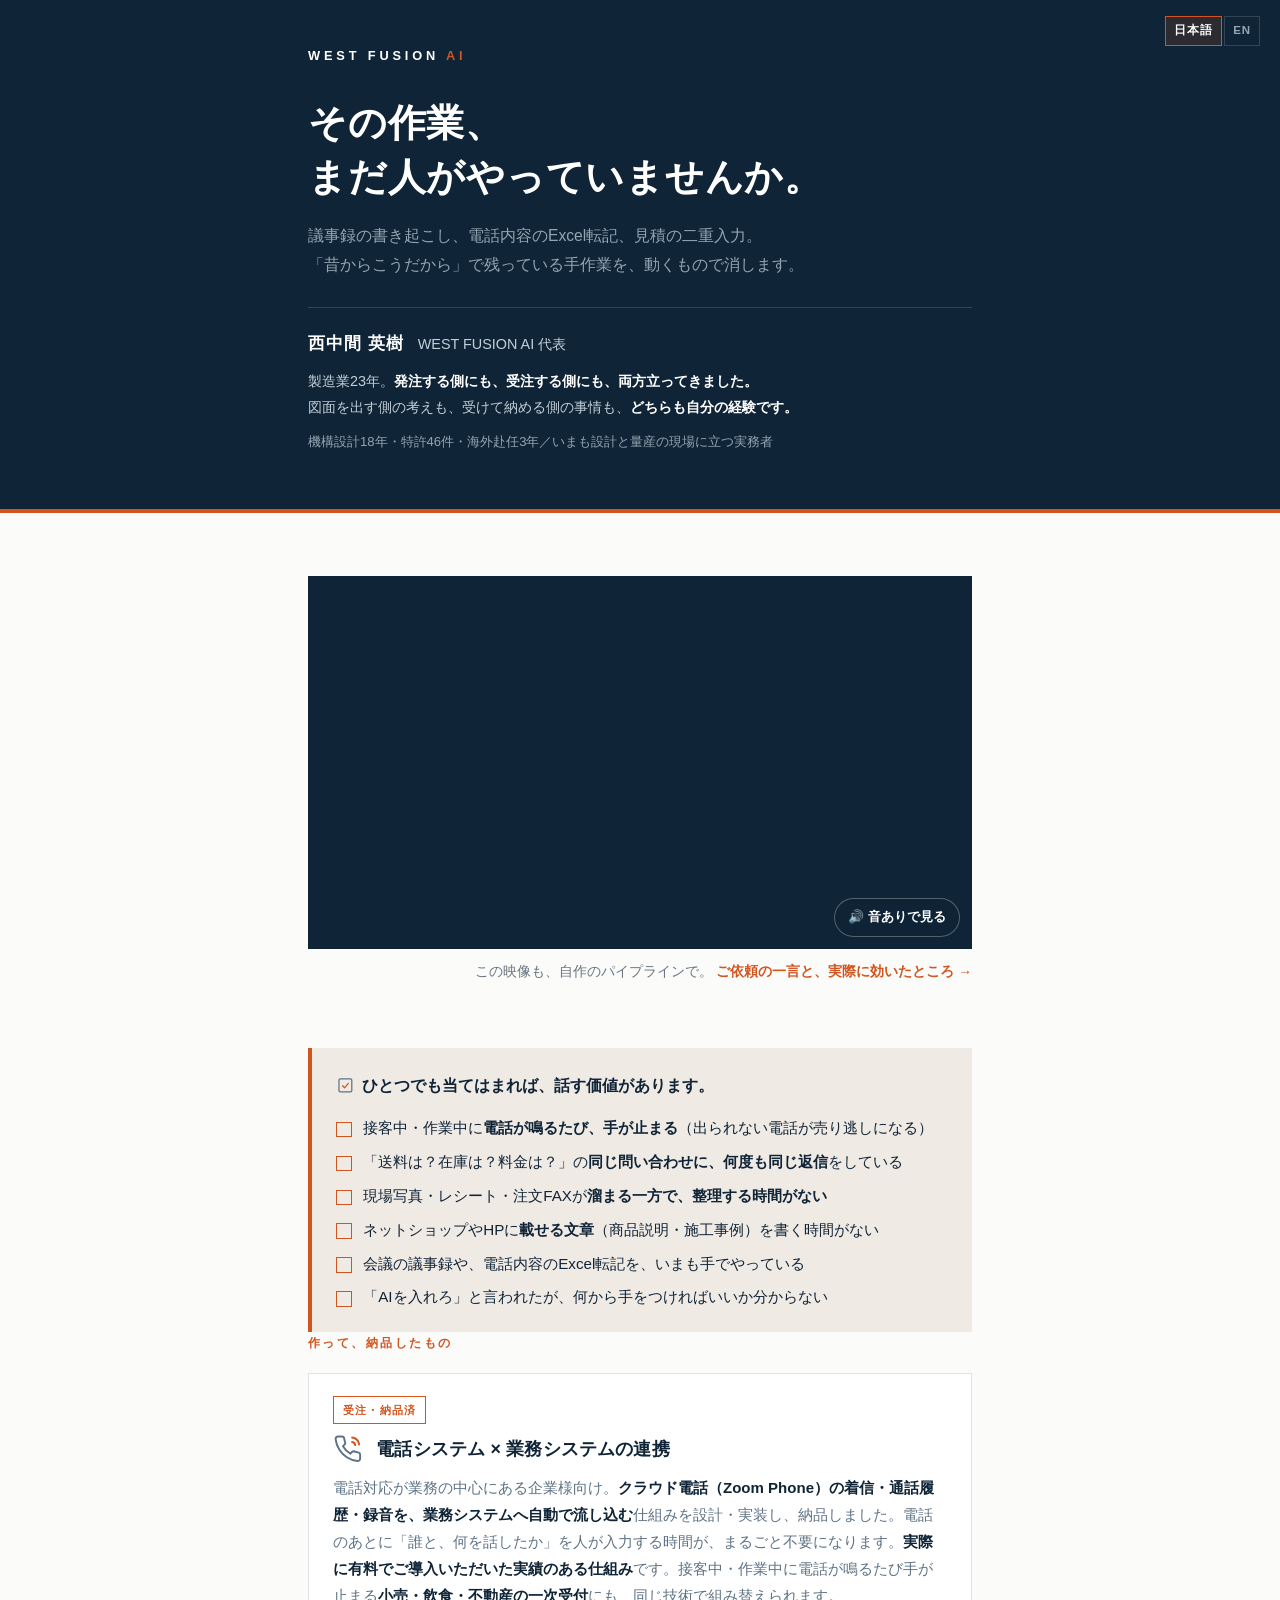
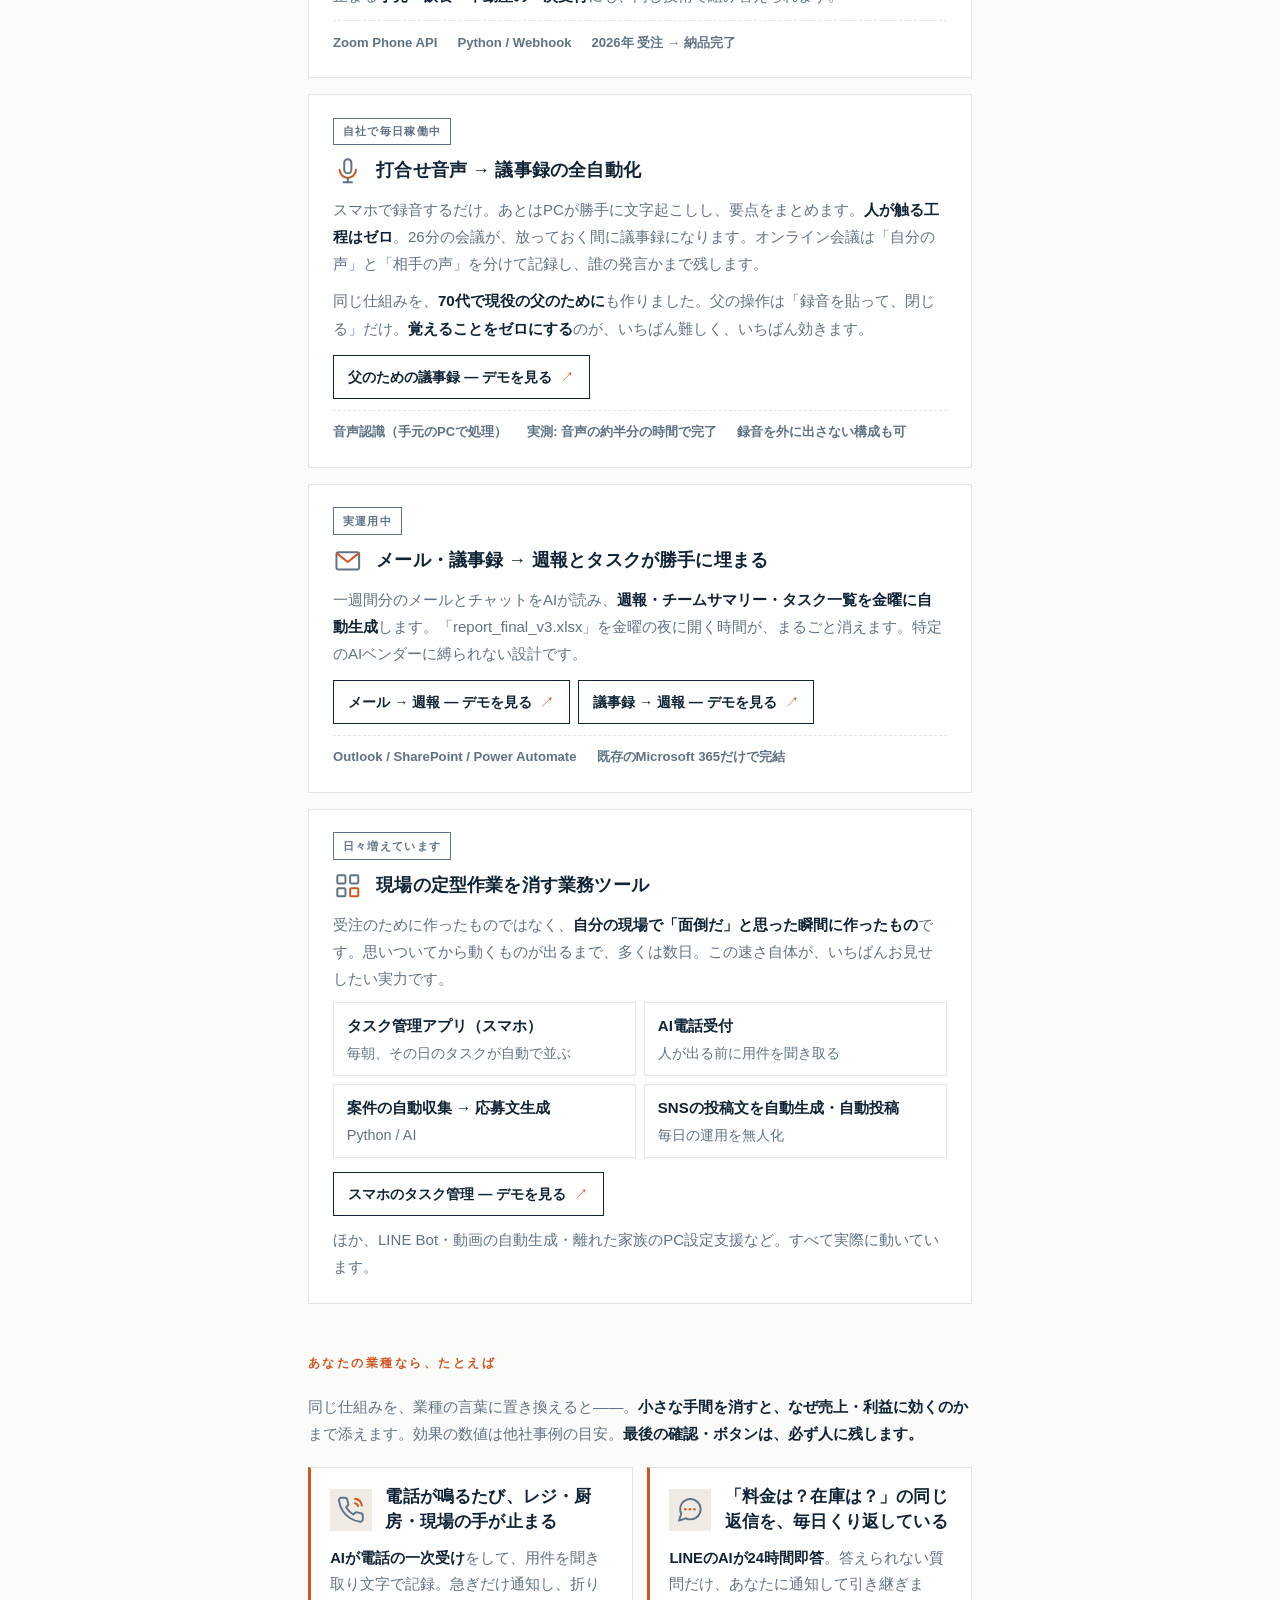
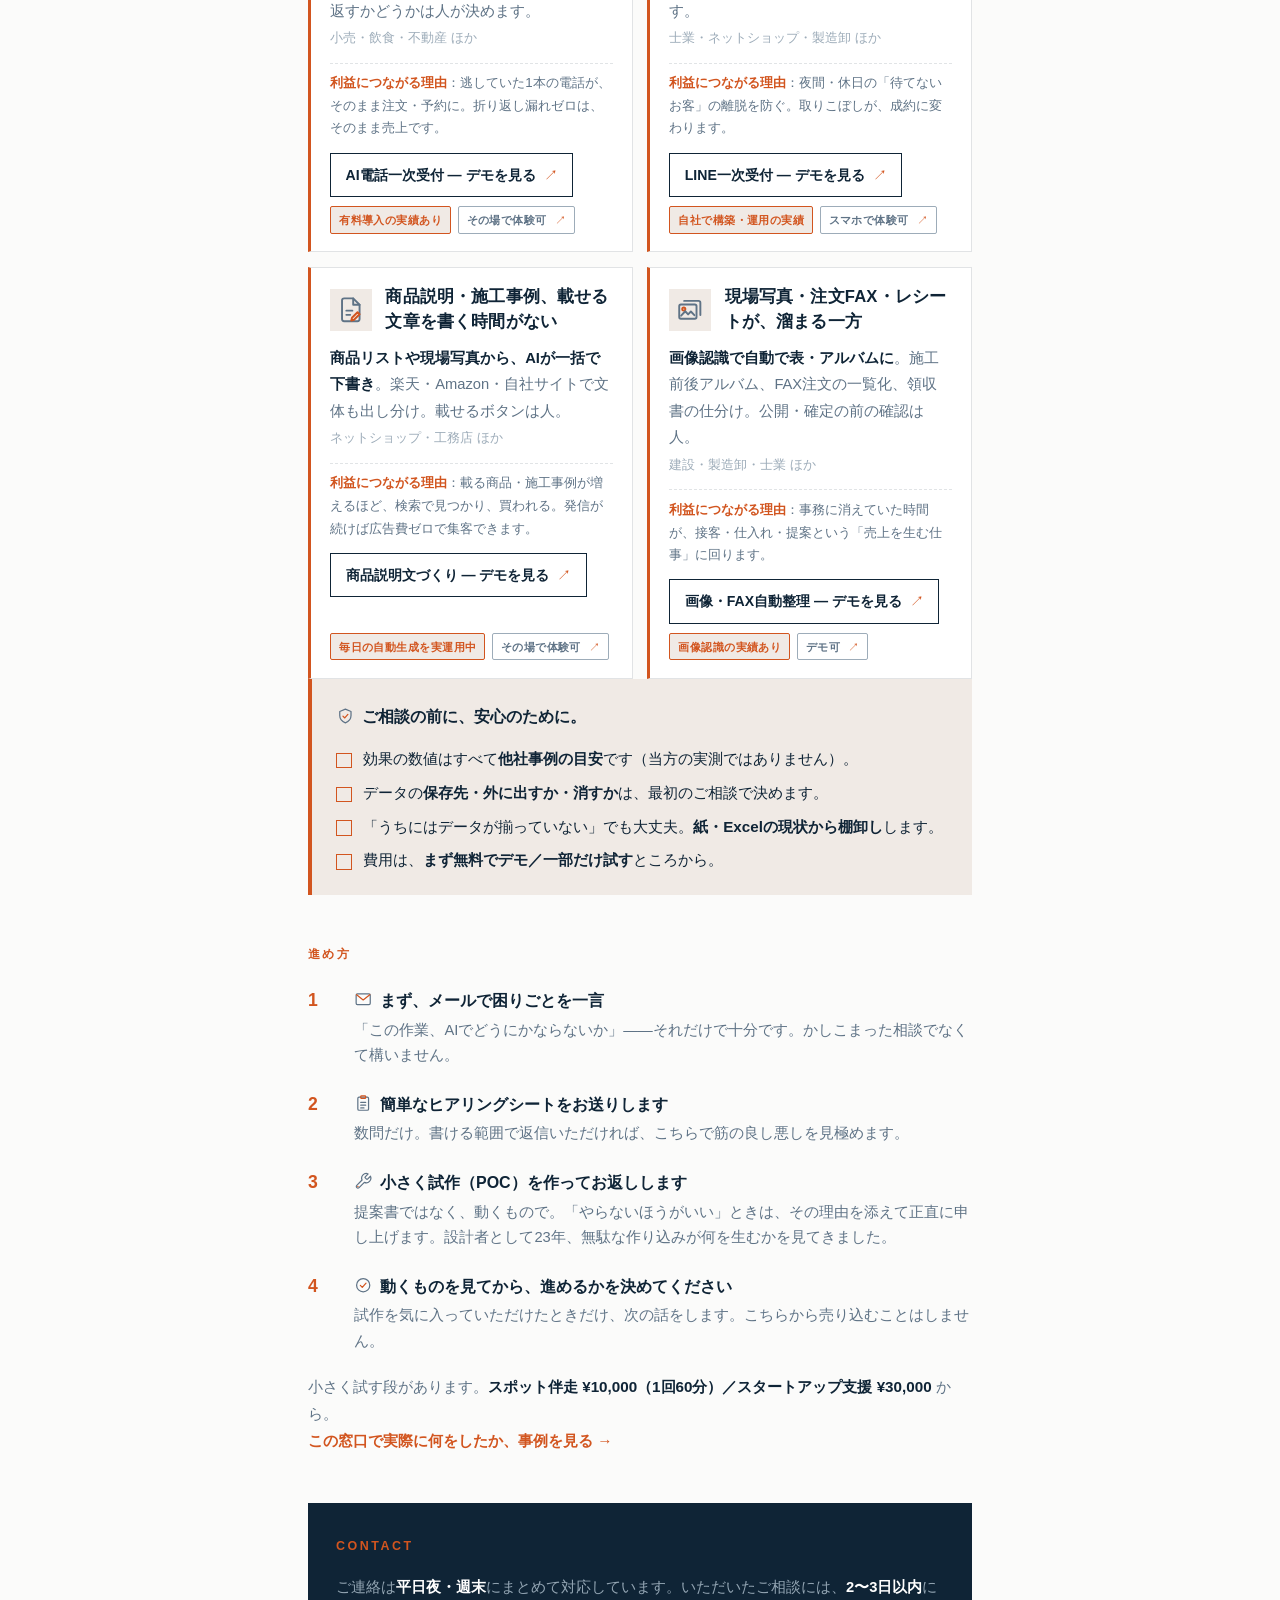
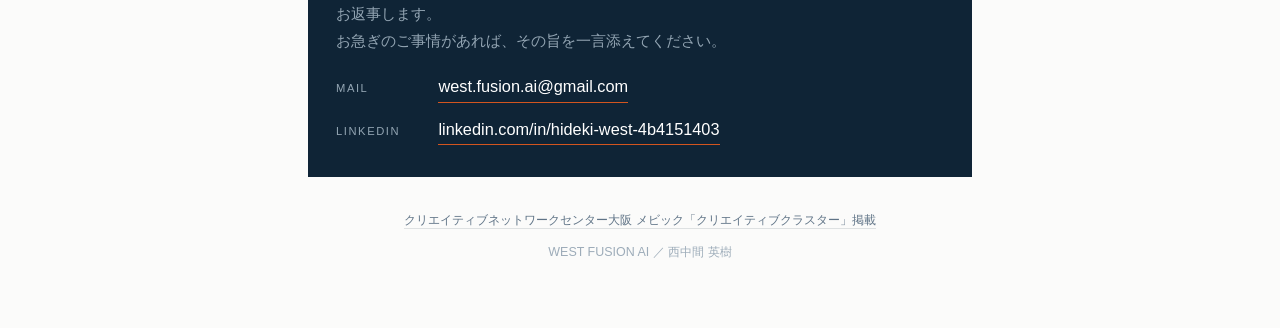
<file: index.html>
<!DOCTYPE html>
<html lang="ja">
<head>
<meta charset="utf-8">
<meta name="viewport" content="width=device-width, initial-scale=1">
<meta name="robots" content="noindex, nofollow">
<title>WEST FUSION AI — その作業、まだ人がやっていませんか。</title>
<style>
  :root{
    /* 帯(ヘッダー/連絡先)は両テーマとも常に濃紺で固定する。
       文字色トークン(--ink)と背景トークン(--band)を分けないと、
       ダークテーマで紺が反転して白文字が白背景に乗る。 */
    --band:#0F2436;
    --band-fg:#C3D0DA;
    --band-fg-strong:#FFFFFF;
    --band-muted:#93A5B3;
    --band-rule:rgba(255,255,255,.15);

    --ink:#0F2436;
    --ink-2:#17324A;
    --paper:#FBFBFA;
    --rust:#D2551F;
    --rust-soft:#F0EAE5;
    --steel:#5F7386;
    --steel-pale:#9DACB9;
    --rule:rgba(15,36,54,.12);
    --card:#FFFFFF;
    --jp:"Yu Gothic","游ゴシック体",YuGothic,"Hiragino Kaku Gothic ProN","Noto Sans JP",Meiryo,sans-serif;
    --en:"Helvetica Neue",Arial,"Segoe UI",sans-serif;
  }
  @media (prefers-color-scheme: dark){
    :root{--paper:#101820;--card:#18222C;--ink:#E6ECF1;--ink-2:#FFFFFF;--steel:#9BAEBE;--steel-pale:#6D8090;--rule:rgba(255,255,255,.12);--rust-soft:#2A2018;}
  }
  :root[data-theme="dark"]{--paper:#101820;--card:#18222C;--ink:#E6ECF1;--ink-2:#FFFFFF;--steel:#9BAEBE;--steel-pale:#6D8090;--rule:rgba(255,255,255,.12);--rust-soft:#2A2018;}
  :root[data-theme="light"]{--paper:#FBFBFA;--card:#FFFFFF;--ink:#0F2436;--ink-2:#17324A;--steel:#5F7386;--steel-pale:#9DACB9;--rule:rgba(15,36,54,.12);--rust-soft:#F0EAE5;}

  *{box-sizing:border-box}
  body{
    margin:0;background:var(--paper);color:var(--ink);
    font-family:var(--jp);line-height:1.85;
    font-feature-settings:"palt" 1;-webkit-font-smoothing:antialiased;
  }
  .wrap{max-width:44rem;margin:0 auto;padding:0 1.25rem 4rem}

  /* language toggle */
  .lang{
    position:absolute;top:1rem;right:1.25rem;z-index:2;
    display:flex;gap:.15rem;font-family:var(--en);font-size:.72rem;font-weight:700;letter-spacing:.08em;
  }
  .lang a{
    color:var(--band-muted);text-decoration:none;padding:.2rem .5rem;border:1px solid var(--band-rule);
  }
  .lang a[aria-current="true"]{color:var(--band-fg-strong);border-color:var(--rust);background:rgba(210,85,31,.15)}

  /* hero */
  header{
    position:relative;
    background:var(--band);color:var(--band-fg);
    padding:2.75rem 0 2.5rem;margin-bottom:2.5rem;
    border-bottom:4px solid var(--rust);
  }
  header .wrap{padding-bottom:0}
  .brand{
    font-family:var(--en);font-weight:700;font-size:.8rem;
    letter-spacing:.3em;color:var(--band-fg-strong);margin:0 0 1.75rem;
  }
  .brand span{color:var(--rust)}
  h1{
    font-size:clamp(1.55rem,5.6vw,2.35rem);line-height:1.45;margin:0 0 1rem;
    letter-spacing:.02em;text-wrap:balance;color:var(--band-fg-strong);font-weight:700;
  }
  .lede{margin:0;color:var(--band-muted);font-size:.98rem;max-width:34rem}
  .who{
    margin-top:1.75rem;padding-top:1.25rem;
    border-top:1px solid var(--band-rule);
    font-size:.9rem;color:var(--band-fg);
  }
  .who b{color:var(--band-fg-strong);font-size:1.05rem;letter-spacing:.06em}
  .who .who-body{display:block;margin-top:.55rem;line-height:1.85}
  .who .who-lead{color:var(--band-fg-strong);font-weight:700}
  .who small{display:block;margin-top:.6rem;color:var(--band-muted);font-size:.82rem}

  h2{
    font-size:.78rem;font-family:var(--en);letter-spacing:.2em;text-transform:uppercase;
    color:var(--rust);margin:3rem 0 1.1rem;font-weight:700;
  }
  h2:first-of-type{margin-top:0}

  /* checklist */
  .check{
    background:var(--rust-soft);border-left:4px solid var(--rust);
    padding:1.4rem 1.5rem;margin:0;
  }
  .check p{margin:0 0 .9rem;font-weight:700;font-size:1.02rem}
  .check ul{list-style:none;margin:0;padding:0;display:flex;flex-direction:column;gap:.55rem}
  .check li{position:relative;padding-left:1.7rem;font-size:.95rem;line-height:1.65}
  .check li::before{
    content:"";position:absolute;left:0;top:.45em;
    width:.85rem;height:.85rem;border:1.5px solid var(--rust);
  }

  /* proof cards */
  .proofs{display:flex;flex-direction:column;gap:1rem}
  .proof{
    background:var(--card);border:1px solid var(--rule);
    padding:1.4rem 1.5rem;display:flex;flex-direction:column;gap:.65rem;
  }
  .tag{
    display:inline-block;align-self:flex-start;
    font-size:.68rem;letter-spacing:.12em;font-weight:700;
    padding:.18rem .55rem;border:1px solid var(--rust);color:var(--rust);
  }
  .tag.live{border-color:var(--steel);color:var(--steel)}
  .proof h3{margin:0;font-size:1.12rem;line-height:1.5;letter-spacing:.01em}
  .proof p{margin:0;font-size:.94rem;color:var(--steel);line-height:1.8}
  .proof p b{color:var(--ink);font-weight:700}
  .meta{
    display:flex;flex-wrap:wrap;gap:.4rem 1.25rem;
    padding-top:.6rem;border-top:1px dashed var(--rule);
    font-size:.82rem;color:var(--steel-pale);font-family:var(--en);
  }
  .meta span b{color:var(--steel);font-family:var(--jp)}

  /* tools */
  .tools{display:grid;grid-template-columns:repeat(auto-fill,minmax(15rem,1fr));gap:.5rem;margin:0;padding:0;list-style:none}
  .tools li{
    font-size:.9rem;color:var(--steel);padding:.55rem .8rem;
    background:var(--card);border:1px solid var(--rule);
  }
  .tools li b{color:var(--ink);font-weight:700;display:block;font-size:.94rem}
  .note{font-size:.86rem;color:var(--steel-pale);margin:.9rem 0 0}

  /* demo links */
  .demos{display:flex;flex-wrap:wrap;gap:.5rem;margin-top:.2rem}
  .demo{
    display:inline-flex;align-items:center;gap:.5rem;
    text-decoration:none;font-size:.88rem;font-weight:700;
    color:var(--ink);background:transparent;
    border:1.5px solid var(--ink);padding:.5rem .9rem;
    transition:background .15s ease,color .15s ease;
  }
  .demo::after{content:"↗";font-family:var(--en);color:var(--rust);font-weight:400}
  .demo:hover,.demo:focus-visible{background:var(--ink);color:var(--paper)}
  .demo:hover::after,.demo:focus-visible::after{color:var(--rust)}
  .demo:focus-visible{outline:2px solid var(--rust);outline-offset:2px}
  @media (prefers-reduced-motion: reduce){.demo{transition:none}}

  /* how */
  .steps{list-style:none;counter-reset:s;margin:0;padding:0;display:flex;flex-direction:column;gap:1.15rem}
  .steps > li{
    counter-increment:s;
    display:grid;grid-template-columns:1.9rem minmax(0,1fr);
    column-gap:1rem;align-items:baseline;
  }
  .steps > li::before{
    content:counter(s);font-family:var(--en);font-weight:700;
    color:var(--rust);font-size:1.1rem;
  }
  .steps .step-body{min-width:0}
  .steps b{display:block;font-size:1rem;margin-bottom:.15rem}
  .steps span{display:block;font-size:.92rem;color:var(--steel);line-height:1.75}

  /* contact */
  .contact{
    margin-top:3rem;background:var(--band);color:var(--band-fg);
    padding:2rem 1.75rem;display:flex;flex-direction:column;gap:1rem;
  }
  .contact h2{color:var(--rust);margin:0}
  .contact p{margin:0;color:var(--band-muted);font-size:.92rem}
  .contact p b{color:var(--band-fg-strong)}
  .contact a{
    color:var(--band-fg-strong);text-decoration:none;border-bottom:1px solid var(--rust);
    font-family:var(--en);font-size:1.02rem;word-break:break-all;
  }
  .contact a:focus-visible{outline:2px solid var(--rust);outline-offset:3px}
  .rows{display:flex;flex-direction:column;gap:.7rem}
  .rows div{display:flex;gap:.9rem;align-items:baseline;flex-wrap:wrap}
  .rows .k{
    font-family:var(--en);font-size:.7rem;letter-spacing:.14em;text-transform:uppercase;
    color:var(--band-muted);min-width:5.5rem;
  }
  footer{margin-top:2rem;font-size:.78rem;color:var(--steel-pale);text-align:center}
  footer p{margin:0}
  footer .cred{margin-bottom:.55rem}
  footer .cred a{color:var(--steel);text-decoration:none;border-bottom:1px solid var(--rule);padding-bottom:1px}
  footer .cred a:hover{color:var(--ink);border-bottom-color:var(--steel)}

  /* 業種別ユースケース */
  .lede2{color:var(--steel);font-size:.95rem;margin:.2rem 0 1.2rem;line-height:1.8}
  .lede2 b{color:var(--ink)}
  .price-lead{margin:1.1rem 0 0}
  .price-lead a{color:var(--rust);text-decoration:none;font-weight:700;border-bottom:1px solid transparent}
  .price-lead a:hover,.price-lead a:focus-visible{border-bottom-color:var(--rust);outline:none}
  .uses{display:grid;grid-template-columns:1fr;gap:.9rem;margin:0}
  @media(min-width:40rem){.uses{grid-template-columns:1fr 1fr}}
  .use{background:var(--card);border:1px solid var(--rule);border-left:3px solid var(--rust);padding:1.1rem 1.2rem;display:flex;flex-direction:column;gap:.6rem}
  .use h3{margin:0;font-size:1.04rem;line-height:1.5;letter-spacing:.01em}
  .use p{margin:0;font-size:.92rem;color:var(--steel);line-height:1.8}
  .use p b{color:var(--ink);font-weight:700}
  .use small{color:var(--steel-pale);font-size:.82rem}
  .use .why{font-size:.83rem;color:var(--steel);background:transparent;border-top:1px dashed var(--rule);padding:.55rem 0 0;margin:.15rem 0 0;line-height:1.7}
  .use .why b{color:var(--rust);font-weight:700}
  .tags2{display:flex;flex-wrap:wrap;gap:.4rem;margin-top:auto}
  .t2{font-size:.68rem;font-weight:700;letter-spacing:.04em;padding:.16rem .5rem;border-radius:2px}
  .t2.real{background:var(--rust-soft);color:var(--rust);border:1px solid var(--rust)}
  .t2.demo{background:transparent;color:var(--steel);border:1px solid var(--steel-pale)}

  /* インラインSVGアイコン（線画・steel×rustの2色。currentColor+トークンで両テーマ対応） */
  .icon{fill:none;stroke:currentColor;stroke-width:1.6;stroke-linecap:round;stroke-linejoin:round;flex:none}
  .hd{display:flex;gap:.85rem;align-items:center}
  .hd h3{flex:1;min-width:0}
  .uicon{width:2.6rem;height:2.6rem;padding:.4rem;background:var(--rust-soft);color:var(--steel)}
  .picon{width:1.85rem;height:1.85rem;color:var(--steel)}
  .sicon{display:inline-block;width:1.15em;height:1.15em;vertical-align:-.2em;margin-right:.45em;color:var(--steel)}
</style>
</head>
<body>

<!-- アイコン定義（インラインSVGのみ・外部参照なし） -->
<svg width="0" height="0" style="position:absolute" aria-hidden="true">
  <defs>
    <symbol id="ic-phone" viewBox="0 0 24 24">
      <path d="M22 16.92v3a2 2 0 0 1-2.18 2 19.79 19.79 0 0 1-8.63-3.07 19.5 19.5 0 0 1-6-6 19.79 19.79 0 0 1-3.07-8.67A2 2 0 0 1 4.11 2h3a2 2 0 0 1 2 1.72 12.84 12.84 0 0 0 .7 2.81 2 2 0 0 1-.45 2.11L8.09 9.91a16 16 0 0 0 6 6l1.27-1.27a2 2 0 0 1 2.11-.45 12.84 12.84 0 0 0 2.81.7A2 2 0 0 1 22 16.92z"/>
      <path stroke="var(--rust)" d="M15.5 6.5a2.9 2.9 0 0 1 2.5 2.5"/>
      <path stroke="var(--rust)" d="M15.5 2.8a6.6 6.6 0 0 1 5.7 5.7"/>
    </symbol>
    <symbol id="ic-chat" viewBox="0 0 24 24">
      <path d="M21 11.5a8.38 8.38 0 0 1-.9 3.8 8.5 8.5 0 0 1-7.6 4.7 8.38 8.38 0 0 1-3.8-.9L3 21l1.9-5.7a8.38 8.38 0 0 1-.9-3.8 8.5 8.5 0 0 1 4.7-7.6 8.38 8.38 0 0 1 3.8-.9h.5a8.48 8.48 0 0 1 8 8v.5z"/>
      <circle cx="8.2" cy="11.5" r="1" fill="var(--rust)" stroke="none"/>
      <circle cx="12" cy="11.5" r="1" fill="var(--rust)" stroke="none"/>
      <circle cx="15.8" cy="11.5" r="1" fill="var(--rust)" stroke="none"/>
    </symbol>
    <symbol id="ic-doc" viewBox="0 0 24 24">
      <path d="M14 2.5H6.5a1.8 1.8 0 0 0-1.8 1.8v15.4a1.8 1.8 0 0 0 1.8 1.8h11a1.8 1.8 0 0 0 1.8-1.8V7.8z"/>
      <path d="M14 2.5v5.3h5.3"/>
      <path d="M8.3 12.7h5"/>
      <path d="M8.3 16.2h3.2"/>
      <path stroke="var(--rust)" d="M13 18.6l4.6-4.6 1.7 1.7-4.6 4.6-2.3.6z"/>
    </symbol>
    <symbol id="ic-photos" viewBox="0 0 24 24">
      <path d="M7.3 4.6h11.9a1.6 1.6 0 0 1 1.6 1.6v10.2"/>
      <rect x="3.2" y="7.6" width="14.4" height="11.8" rx="1.4"/>
      <circle cx="7" cy="11.4" r="1.3" stroke="var(--rust)"/>
      <path d="M4.8 16.9l3.4-3.7 2.4 2.6 2.3-2.4 2.9 3.1"/>
    </symbol>
    <symbol id="ic-mic" viewBox="0 0 24 24">
      <path d="M12 2.6a2.9 2.9 0 0 1 2.9 2.9v5.6a2.9 2.9 0 0 1-5.8 0V5.5A2.9 2.9 0 0 1 12 2.6z"/>
      <path stroke="var(--rust)" d="M18.6 11.2a6.6 6.6 0 0 1-13.2 0"/>
      <path d="M12 17.8v3.4"/>
      <path d="M8.6 21.2h6.8"/>
    </symbol>
    <symbol id="ic-mail" viewBox="0 0 24 24">
      <rect x="2.8" y="5" width="18.4" height="14" rx="1.6"/>
      <path stroke="var(--rust)" d="M3.4 6.2 12 13l8.6-6.8"/>
    </symbol>
    <symbol id="ic-grid" viewBox="0 0 24 24">
      <rect x="3.5" y="3.5" width="6.6" height="6.6" rx=".9"/>
      <rect x="13.9" y="3.5" width="6.6" height="6.6" rx=".9"/>
      <rect x="3.5" y="13.9" width="6.6" height="6.6" rx=".9"/>
      <rect x="13.9" y="13.9" width="6.6" height="6.6" rx=".9" stroke="var(--rust)"/>
    </symbol>
    <symbol id="ic-check" viewBox="0 0 24 24">
      <rect x="3.8" y="3.8" width="16.4" height="16.4" rx="1.6"/>
      <path stroke="var(--rust)" d="M8.4 12.4l2.6 2.7 4.8-5.6"/>
    </symbol>
    <symbol id="ic-shield" viewBox="0 0 24 24">
      <path d="M12 2.8l7.2 2.9v5.2c0 4.6-3 7.7-7.2 9.3-4.2-1.6-7.2-4.7-7.2-9.3V5.7z"/>
      <path stroke="var(--rust)" d="M8.9 11.7l2.3 2.3 4-4.6"/>
    </symbol>
    <symbol id="ic-sheet" viewBox="0 0 24 24">
      <rect x="5" y="4.2" width="14" height="17" rx="1.6"/>
      <rect x="8.8" y="2.4" width="6.4" height="3.4" rx="1" stroke="var(--rust)"/>
      <path d="M8.8 11h6.4"/>
      <path d="M8.8 14.6h6.4"/>
      <path d="M8.8 18.2h4.2"/>
    </symbol>
    <symbol id="ic-build" viewBox="0 0 24 24">
      <path d="M14.7 6.3a1 1 0 0 0 0 1.4l1.6 1.6a1 1 0 0 0 1.4 0l3.77-3.77a6 6 0 0 1-7.94 7.94l-6.91 6.91a2.12 2.12 0 0 1-3-3l6.91-6.91a6 6 0 0 1 7.94-7.94l-3.76 3.76z"/>
      <circle cx="5.1" cy="18.9" r=".95" fill="var(--rust)" stroke="none"/>
    </symbol>
    <symbol id="ic-decide" viewBox="0 0 24 24">
      <circle cx="12" cy="12" r="8.6"/>
      <path stroke="var(--rust)" d="M8.3 12.3l2.5 2.6 4.9-5.5"/>
    </symbol>
  </defs>
</svg>

<header>
  <nav class="lang" aria-label="Language">
    <a href="/" hreflang="ja" aria-current="true">日本語</a>
    <a href="/en/" hreflang="en">EN</a>
  </nav>
  <div class="wrap">
    <p class="brand">WEST FUSION <span>AI</span></p>
    <h1>その作業、<br>まだ人がやっていませんか。</h1>
    <p class="lede">議事録の書き起こし、電話内容のExcel転記、見積の二重入力。<br>「昔からこうだから」で残っている手作業を、動くもので消します。</p>
    <p class="who"><b>西中間 英樹</b>　WEST FUSION AI 代表<span class="who-body">製造業23年。<span class="who-lead">発注する側にも、受注する側にも、両方立ってきました。</span><br>図面を出す側の考えも、受けて納める側の事情も、<span class="who-lead">どちらも自分の経験です。</span></span><small>機構設計18年・特許46件・海外赴任3年／いまも設計と量産の現場に立つ実務者</small></p>
  </div>
</header>

<style>
  .reel-hero{padding:1.4rem 0 0}
  .reel{position:relative;aspect-ratio:16/9;background:var(--band);border:1px solid var(--rule);overflow:hidden}
  .reel video{width:100%;height:100%;display:block;object-fit:cover}
  .reel-sound{position:absolute;right:.7rem;bottom:.7rem;font:inherit;font-size:.8rem;font-weight:700;
    color:#fff;background:rgba(15,36,54,.72);border:1px solid rgba(255,255,255,.28);
    padding:.42rem .82rem;border-radius:999px;cursor:pointer;-webkit-backdrop-filter:blur(2px);backdrop-filter:blur(2px)}
  .reel-sound:hover,.reel-sound:focus-visible{background:var(--rust);border-color:var(--rust);outline:none}
  .reel-more{margin:.6rem 0 0;text-align:right;font-size:.86rem}
  .reel-more a{color:var(--rust);text-decoration:none;font-weight:700;border-bottom:1px solid transparent;padding-bottom:1px}
  .reel-more a:hover,.reel-more a:focus-visible{border-bottom-color:var(--rust);outline:none}
  .reel-more .sub{color:var(--ink);opacity:.62;font-weight:400}
</style>
<section class="reel-hero">
  <div class="wrap">
    <div class="reel">
      <video id="reelvid" src="hero_reel.mp4" autoplay muted loop playsinline preload="metadata"></video>
      <button class="reel-sound" id="reelSound" type="button" aria-label="音ありで最初から再生">🔊 音ありで見る</button>
    </div>
    <p class="reel-more"><span class="sub">この映像も、自作のパイプラインで。</span> <a href="portfolio/">ご依頼の一言と、実際に効いたところ →</a></p>
  </div>
</section>
<script>
  (function(){
    var v=document.getElementById('reelvid'),b=document.getElementById('reelSound');
    if(!v||!b)return;
    b.addEventListener('click',function(){
      if(v.muted){v.muted=false;v.loop=false;v.currentTime=0;v.play();b.textContent='🔇 ミュート';}
      else{v.muted=true;v.loop=true;b.textContent='🔊 音ありで見る';}
    });
    v.addEventListener('ended',function(){v.muted=true;v.loop=true;v.play();b.textContent='🔊 音ありで見る';});
  })();
</script>

<main class="wrap">

  <section class="check">
    <p><svg class="icon sicon" aria-hidden="true"><use href="#ic-check"/></svg>ひとつでも当てはまれば、話す価値があります。</p>
    <ul>
      <li>接客中・作業中に<b>電話が鳴るたび、手が止まる</b>（出られない電話が売り逃しになる）</li>
      <li>「送料は？在庫は？料金は？」の<b>同じ問い合わせに、何度も同じ返信</b>をしている</li>
      <li>現場写真・レシート・注文FAXが<b>溜まる一方で、整理する時間がない</b></li>
      <li>ネットショップやHPに<b>載せる文章</b>（商品説明・施工事例）を書く時間がない</li>
      <li>会議の議事録や、電話内容のExcel転記を、いまも手でやっている</li>
      <li>「AIを入れろ」と言われたが、何から手をつければいいか分からない</li>
    </ul>
  </section>

  <h2>作って、納品したもの</h2>
  <div class="proofs">

    <article class="proof">
      <span class="tag">受注・納品済</span>
      <div class="hd"><svg class="icon picon" aria-hidden="true"><use href="#ic-phone"/></svg><h3>電話システム × 業務システムの連携</h3></div>
      <p>電話対応が業務の中心にある企業様向け。<b>クラウド電話（Zoom Phone）の着信・通話履歴・録音を、業務システムへ自動で流し込む</b>仕組みを設計・実装し、納品しました。電話のあとに「誰と、何を話したか」を人が入力する時間が、まるごと不要になります。<b>実際に有料でご導入いただいた実績のある仕組み</b>です。接客中・作業中に電話が鳴るたび手が止まる<b>小売・飲食・不動産の一次受付</b>にも、同じ技術で組み替えられます。</p>
      <div class="meta">
        <span><b>Zoom Phone API</b></span>
        <span><b>Python / Webhook</b></span>
        <span><b>2026年 受注 → 納品完了</b></span>
      </div>
    </article>

    <article class="proof">
      <span class="tag live">自社で毎日稼働中</span>
      <div class="hd"><svg class="icon picon" aria-hidden="true"><use href="#ic-mic"/></svg><h3>打合せ音声 → 議事録の全自動化</h3></div>
      <p>スマホで録音するだけ。あとはPCが勝手に文字起こしし、要点をまとめます。<b>人が触る工程はゼロ</b>。26分の会議が、放っておく間に議事録になります。オンライン会議は「自分の声」と「相手の声」を分けて記録し、誰の発言かまで残します。</p>
      <p>同じ仕組みを、<b>70代で現役の父のために</b>も作りました。父の操作は「録音を貼って、閉じる」だけ。<b>覚えることをゼロにする</b>のが、いちばん難しく、いちばん効きます。</p>
      <div class="demos">
        <a class="demo" href="https://westfusionai.github.io/ai-meeting-memo-father-demo/">父のための議事録 — デモを見る</a>
      </div>
      <div class="meta">
        <span><b>音声認識（手元のPCで処理）</b></span>
        <span><b>実測: 音声の約半分の時間で完了</b></span>
        <span><b>録音を外に出さない構成も可</b></span>
      </div>
    </article>

    <article class="proof">
      <span class="tag live">実運用中</span>
      <div class="hd"><svg class="icon picon" aria-hidden="true"><use href="#ic-mail"/></svg><h3>メール・議事録 → 週報とタスクが勝手に埋まる</h3></div>
      <p>一週間分のメールとチャットをAIが読み、<b>週報・チームサマリー・タスク一覧を金曜に自動生成</b>します。「report_final_v3.xlsx」を金曜の夜に開く時間が、まるごと消えます。特定のAIベンダーに縛られない設計です。</p>
      <div class="demos">
        <a class="demo" href="https://westfusionai.github.io/email-thread-demo/">メール → 週報 — デモを見る</a>
        <a class="demo" href="https://westfusionai.github.io/weekly-report-generator-demo/">議事録 → 週報 — デモを見る</a>
      </div>
      <div class="meta">
        <span><b>Outlook / SharePoint / Power Automate</b></span>
        <span><b>既存のMicrosoft 365だけで完結</b></span>
      </div>
    </article>

    <article class="proof">
      <span class="tag live">日々増えています</span>
      <div class="hd"><svg class="icon picon" aria-hidden="true"><use href="#ic-grid"/></svg><h3>現場の定型作業を消す業務ツール</h3></div>
      <p>受注のために作ったものではなく、<b>自分の現場で「面倒だ」と思った瞬間に作ったもの</b>です。思いついてから動くものが出るまで、多くは数日。この速さ自体が、いちばんお見せしたい実力です。</p>
      <ul class="tools">
        <li><b>タスク管理アプリ（スマホ）</b>毎朝、その日のタスクが自動で並ぶ</li>
        <li><b>AI電話受付</b>人が出る前に用件を聞き取る</li>
        <li><b>案件の自動収集 → 応募文生成</b>Python / AI</li>
        <li><b>SNSの投稿文を自動生成・自動投稿</b>毎日の運用を無人化</li>
      </ul>
      <div class="demos">
        <a class="demo" href="https://westfusionai.github.io/ceo-tasks-demo/">スマホのタスク管理 — デモを見る</a>
      </div>
      <p class="note">ほか、LINE Bot・動画の自動生成・離れた家族のPC設定支援など。すべて実際に動いています。</p>
    </article>

  </div>

  <h2>あなたの業種なら、たとえば</h2>
  <p class="lede2">同じ仕組みを、業種の言葉に置き換えると——。<b>小さな手間を消すと、なぜ売上・利益に効くのか</b>まで添えます。効果の数値は他社事例の目安。<b>最後の確認・ボタンは、必ず人に残します。</b></p>
  <div class="uses">
    <article class="use">
      <div class="hd"><svg class="icon uicon" aria-hidden="true"><use href="#ic-phone"/></svg><h3>電話が鳴るたび、レジ・厨房・現場の手が止まる</h3></div>
      <p><b>AIが電話の一次受け</b>をして、用件を聞き取り文字で記録。急ぎだけ通知し、折り返すかどうかは人が決めます。<br><small>小売・飲食・不動産 ほか</small></p>
      <p class="why"><b>利益につながる理由</b>：逃していた1本の電話が、そのまま注文・予約に。折り返し漏れゼロは、そのまま売上です。</p>
      <div class="demos"><a class="demo" href="https://westfusionai.github.io/phone-reception-demo/">AI電話一次受付 — デモを見る</a></div>
      <div class="tags2"><span class="t2 real">有料導入の実績あり</span><span class="t2 demo">その場で体験可</span></div>
    </article>
    <article class="use">
      <div class="hd"><svg class="icon uicon" aria-hidden="true"><use href="#ic-chat"/></svg><h3>「料金は？在庫は？」の同じ返信を、毎日くり返している</h3></div>
      <p><b>LINEのAIが24時間即答</b>。答えられない質問だけ、あなたに通知して引き継ぎます。<br><small>士業・ネットショップ・製造卸 ほか</small></p>
      <p class="why"><b>利益につながる理由</b>：夜間・休日の「待てないお客」の離脱を防ぐ。取りこぼしが、成約に変わります。</p>
      <div class="demos"><a class="demo" href="https://westfusionai.github.io/line-reception-demo/">LINE一次受付 — デモを見る</a></div>
      <div class="tags2"><span class="t2 real">自社で構築・運用の実績</span><span class="t2 demo">スマホで体験可</span></div>
    </article>
    <article class="use">
      <div class="hd"><svg class="icon uicon" aria-hidden="true"><use href="#ic-doc"/></svg><h3>商品説明・施工事例、載せる文章を書く時間がない</h3></div>
      <p><b>商品リストや現場写真から、AIが一括で下書き</b>。楽天・Amazon・自社サイトで文体も出し分け。載せるボタンは人。<br><small>ネットショップ・工務店 ほか</small></p>
      <p class="why"><b>利益につながる理由</b>：載る商品・施工事例が増えるほど、検索で見つかり、買われる。発信が続けば広告費ゼロで集客できます。</p>
      <div class="demos"><a class="demo" href="https://westfusionai.github.io/product-copy-demo/">商品説明文づくり — デモを見る</a></div>
      <div class="tags2"><span class="t2 real">毎日の自動生成を実運用中</span><span class="t2 demo">その場で体験可</span></div>
    </article>
    <article class="use">
      <div class="hd"><svg class="icon uicon" aria-hidden="true"><use href="#ic-photos"/></svg><h3>現場写真・注文FAX・レシートが、溜まる一方</h3></div>
      <p><b>画像認識で自動で表・アルバムに</b>。施工前後アルバム、FAX注文の一覧化、領収書の仕分け。公開・確定の前の確認は人。<br><small>建設・製造卸・士業 ほか</small></p>
      <p class="why"><b>利益につながる理由</b>：事務に消えていた時間が、接客・仕入れ・提案という「売上を生む仕事」に回ります。</p>
      <div class="demos"><a class="demo" href="https://westfusionai.github.io/image-organize-demo/">画像・FAX自動整理 — デモを見る</a></div>
      <div class="tags2"><span class="t2 real">画像認識の実績あり</span><span class="t2 demo">デモ可</span></div>
    </article>
  </div>

  <section class="check">
    <p><svg class="icon sicon" aria-hidden="true"><use href="#ic-shield"/></svg>ご相談の前に、安心のために。</p>
    <ul>
      <li>効果の数値はすべて<b>他社事例の目安</b>です（当方の実測ではありません）。</li>
      <li>データの<b>保存先・外に出すか・消すか</b>は、最初のご相談で決めます。</li>
      <li>「うちにはデータが揃っていない」でも大丈夫。<b>紙・Excelの現状から棚卸し</b>します。</li>
      <li>費用は、<b>まず無料でデモ／一部だけ試す</b>ところから。</li>
    </ul>
  </section>

  <h2>進め方</h2>
  <ol class="steps">
    <li><div class="step-body"><b><svg class="icon sicon" aria-hidden="true"><use href="#ic-mail"/></svg>まず、メールで困りごとを一言</b><span>「この作業、AIでどうにかならないか」——それだけで十分です。かしこまった相談でなくて構いません。</span></div></li>
    <li><div class="step-body"><b><svg class="icon sicon" aria-hidden="true"><use href="#ic-sheet"/></svg>簡単なヒアリングシートをお送りします</b><span>数問だけ。書ける範囲で返信いただければ、こちらで筋の良し悪しを見極めます。</span></div></li>
    <li><div class="step-body"><b><svg class="icon sicon" aria-hidden="true"><use href="#ic-build"/></svg>小さく試作（POC）を作ってお返しします</b><span>提案書ではなく、動くもので。「やらないほうがいい」ときは、その理由を添えて正直に申し上げます。設計者として23年、無駄な作り込みが何を生むかを見てきました。</span></div></li>
    <li><div class="step-body"><b><svg class="icon sicon" aria-hidden="true"><use href="#ic-decide"/></svg>動くものを見てから、進めるかを決めてください</b><span>試作を気に入っていただけたときだけ、次の話をします。こちらから売り込むことはしません。</span></div></li>
  </ol>
  <p class="lede2 price-lead">小さく試す段があります。<b>スポット伴走 ¥10,000（1回60分）／スタートアップ支援 ¥30,000</b> から。<br><a href="portfolio/">この窓口で実際に何をしたか、事例を見る →</a></p>

  <section class="contact">
    <h2>Contact</h2>
    <p>ご連絡は<b>平日夜・週末</b>にまとめて対応しています。いただいたご相談には、<b>2〜3日以内</b>にお返事します。<br>お急ぎのご事情があれば、その旨を一言添えてください。</p>
    <div class="rows">
      <div><span class="k">Mail</span><a href="mailto:west.fusion.ai@gmail.com">west.fusion.ai@gmail.com</a></div>
      <div><span class="k">LinkedIn</span><a href="https://www.linkedin.com/in/hideki-west-4b4151403/">linkedin.com/in/hideki-west-4b4151403</a></div>
    </div>
  </section>

  <footer>
    <p class="cred"><a href="https://www.mebic.com/cluster/west-fusion-ai.html" target="_blank" rel="noopener">クリエイティブネットワークセンター大阪 メビック「クリエイティブクラスター」掲載</a></p>
    <p>WEST FUSION AI ／ 西中間 英樹</p>
  </footer>
</main>

</body>
</html>
</file>
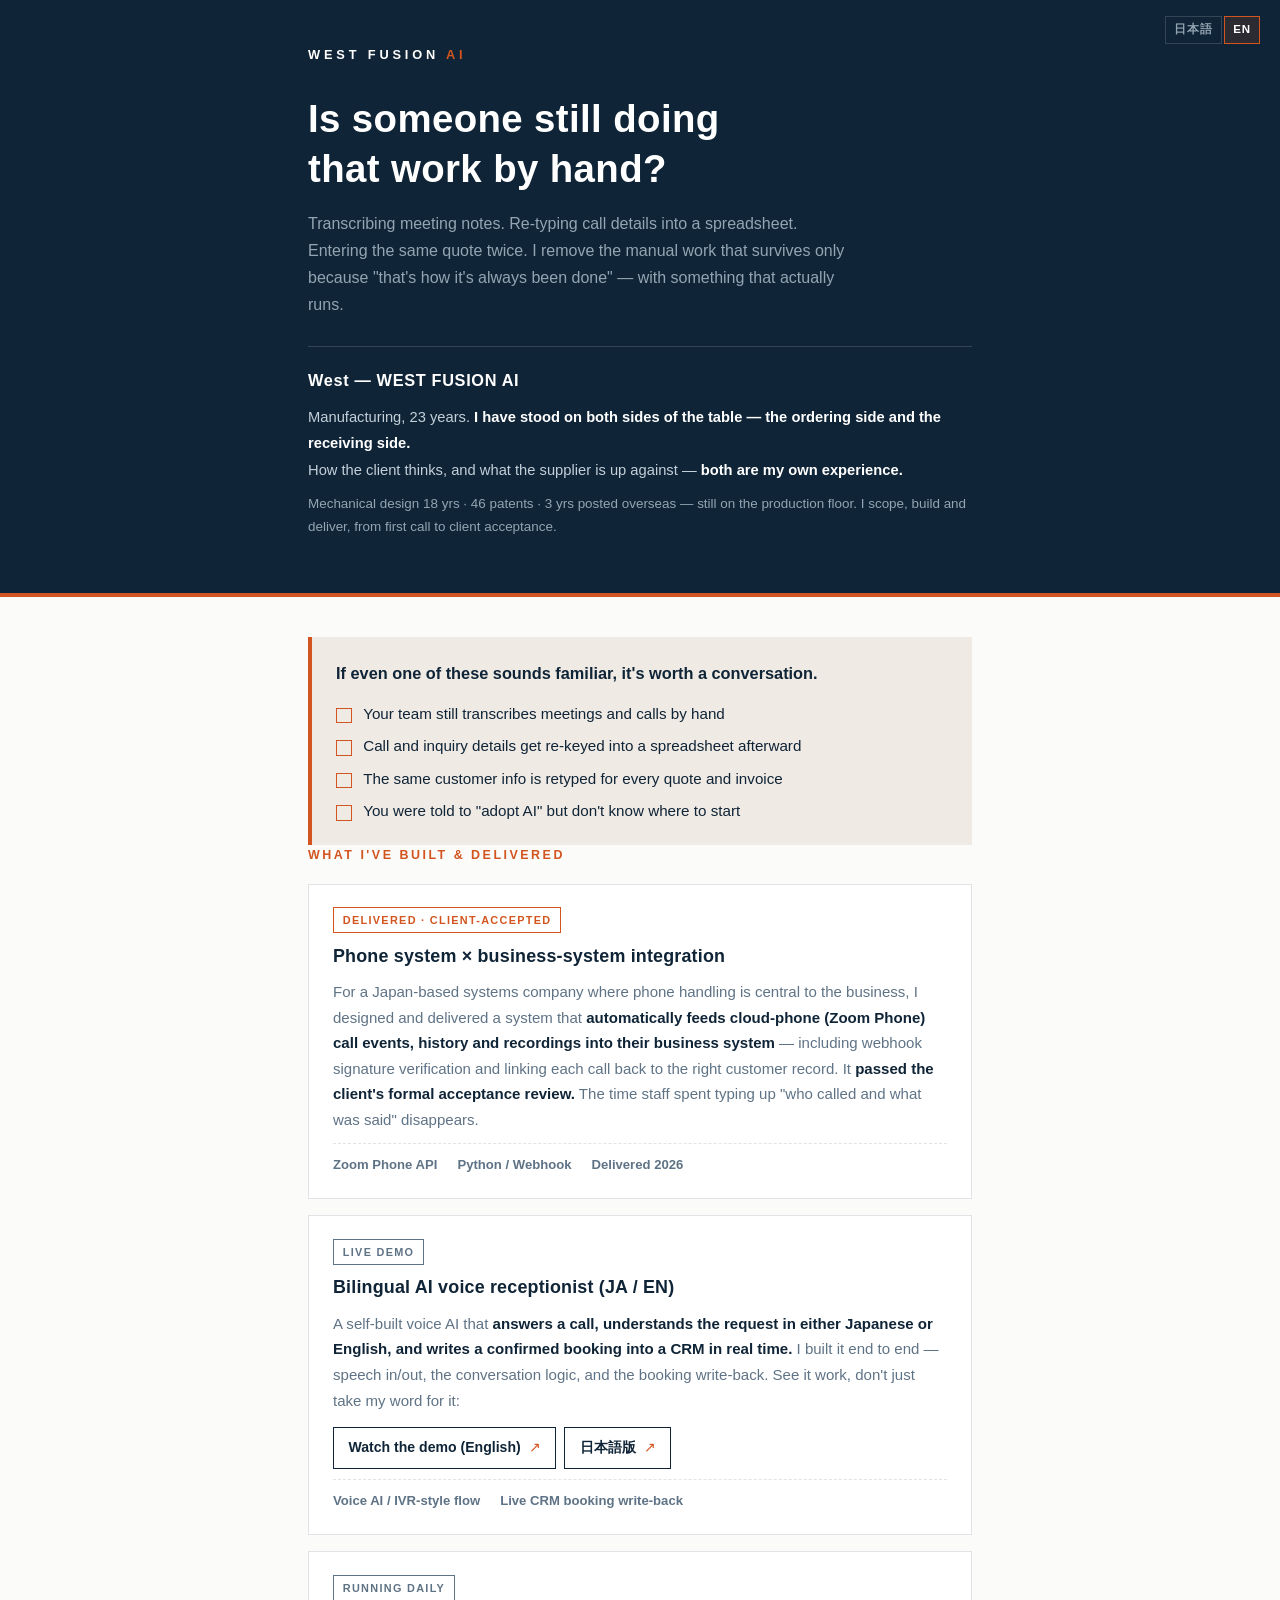
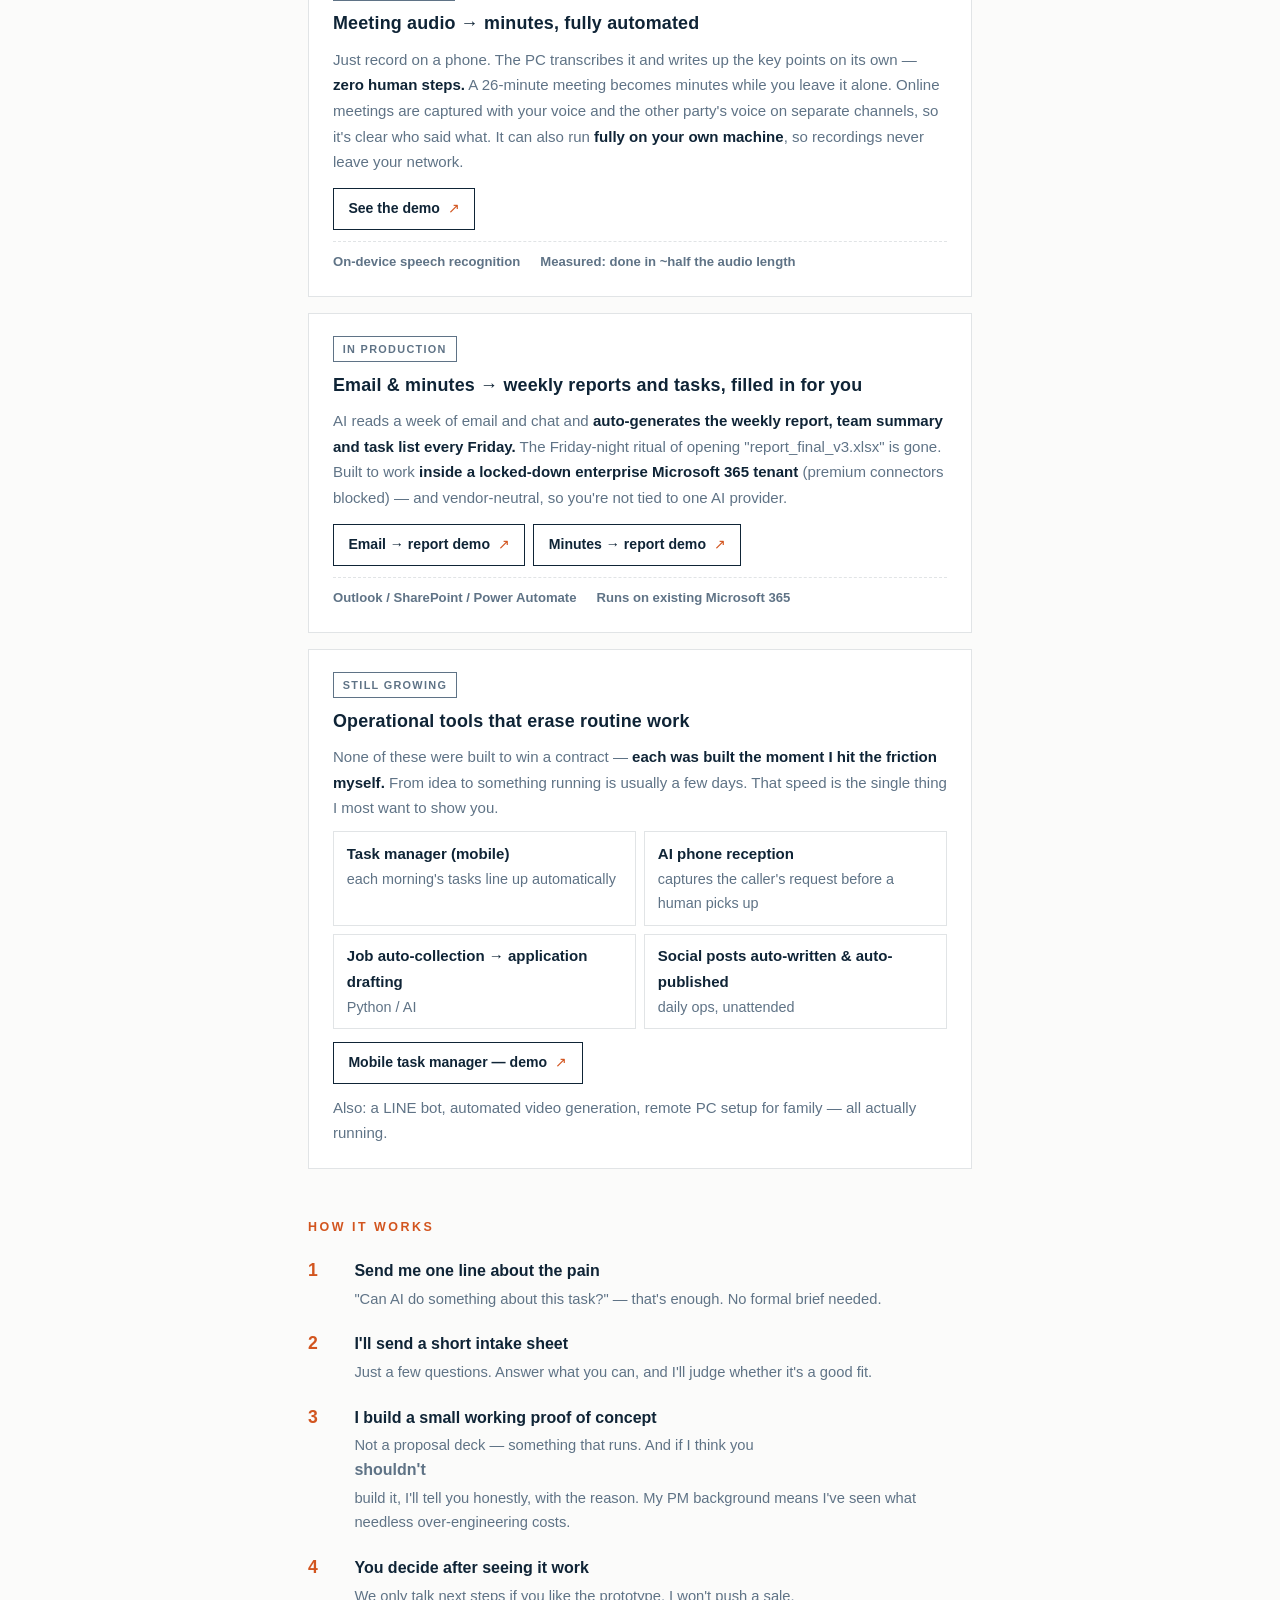
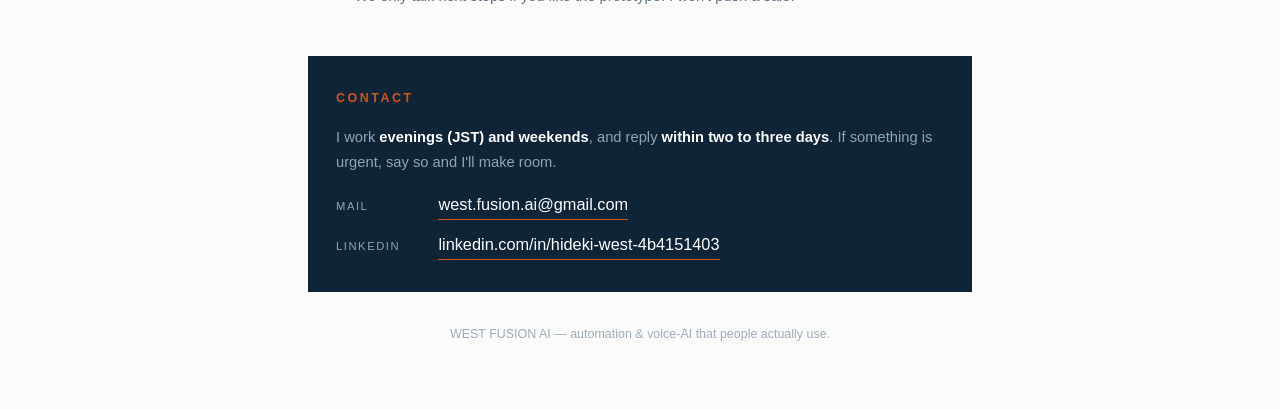
<file: en/index.html>
<!DOCTYPE html>
<html lang="en">
<head>
<meta charset="utf-8">
<meta name="viewport" content="width=device-width, initial-scale=1">
<meta name="robots" content="noindex, nofollow">
<title>WEST FUSION AI — Is someone still doing that work by hand?</title>
<meta property="og:title" content="WEST FUSION AI — automation & voice-AI that staff actually use">
<meta property="og:description" content="A Japan-based engineer who ships production automation and voice-AI systems, from discovery call to client acceptance.">
<meta property="og:locale" content="en_US">
<style>
  :root{
    --band:#0F2436;
    --band-fg:#C3D0DA;
    --band-fg-strong:#FFFFFF;
    --band-muted:#93A5B3;
    --band-rule:rgba(255,255,255,.15);

    --ink:#0F2436;
    --ink-2:#17324A;
    --paper:#FBFBFA;
    --rust:#D2551F;
    --rust-soft:#F0EAE5;
    --steel:#5F7386;
    --steel-pale:#9DACB9;
    --rule:rgba(15,36,54,.12);
    --card:#FFFFFF;
    --jp:"Yu Gothic","游ゴシック体",YuGothic,"Hiragino Kaku Gothic ProN","Noto Sans JP",Meiryo,sans-serif;
    --en:"Helvetica Neue",Arial,"Segoe UI",sans-serif;
  }
  @media (prefers-color-scheme: dark){
    :root{--paper:#101820;--card:#18222C;--ink:#E6ECF1;--ink-2:#FFFFFF;--steel:#9BAEBE;--steel-pale:#6D8090;--rule:rgba(255,255,255,.12);--rust-soft:#2A2018;}
  }
  :root[data-theme="dark"]{--paper:#101820;--card:#18222C;--ink:#E6ECF1;--ink-2:#FFFFFF;--steel:#9BAEBE;--steel-pale:#6D8090;--rule:rgba(255,255,255,.12);--rust-soft:#2A2018;}
  :root[data-theme="light"]{--paper:#FBFBFA;--card:#FFFFFF;--ink:#0F2436;--ink-2:#17324A;--steel:#5F7386;--steel-pale:#9DACB9;--rule:rgba(15,36,54,.12);--rust-soft:#F0EAE5;}

  *{box-sizing:border-box}
  body{
    margin:0;background:var(--paper);color:var(--ink);
    font-family:var(--en);line-height:1.7;
    -webkit-font-smoothing:antialiased;
  }
  .wrap{max-width:44rem;margin:0 auto;padding:0 1.25rem 4rem}

  /* language toggle */
  .lang{
    position:absolute;top:1rem;right:1.25rem;z-index:2;
    display:flex;gap:.15rem;font-family:var(--en);font-size:.72rem;font-weight:700;letter-spacing:.08em;
  }
  .lang a{
    color:var(--band-muted);text-decoration:none;padding:.2rem .5rem;border:1px solid var(--band-rule);
  }
  .lang a[aria-current="true"]{color:var(--band-fg-strong);border-color:var(--rust);background:rgba(210,85,31,.15)}

  /* hero */
  header{
    position:relative;
    background:var(--band);color:var(--band-fg);
    padding:2.75rem 0 2.5rem;margin-bottom:2.5rem;
    border-bottom:4px solid var(--rust);
  }
  header .wrap{padding-bottom:0}
  .brand{
    font-family:var(--en);font-weight:700;font-size:.8rem;
    letter-spacing:.3em;color:var(--band-fg-strong);margin:0 0 1.75rem;
  }
  .brand span{color:var(--rust)}
  h1{
    font-size:clamp(1.6rem,5.4vw,2.4rem);line-height:1.3;margin:0 0 1rem;
    letter-spacing:.01em;text-wrap:balance;color:var(--band-fg-strong);font-weight:700;
  }
  .lede{margin:0;color:var(--band-muted);font-size:1rem;max-width:34rem}
  .who{
    margin-top:1.75rem;padding-top:1.25rem;
    border-top:1px solid var(--band-rule);
    font-size:.92rem;color:var(--band-fg);
  }
  .who b{color:var(--band-fg-strong);font-size:1.02rem;letter-spacing:.04em}
  .who .who-body{display:block;margin-top:.55rem;line-height:1.8}
  .who .who-lead{color:var(--band-fg-strong);font-weight:700}
  .who small{display:block;margin-top:.6rem;color:var(--band-muted);font-size:.84rem}

  h2{
    font-size:.78rem;font-family:var(--en);letter-spacing:.2em;text-transform:uppercase;
    color:var(--rust);margin:3rem 0 1.1rem;font-weight:700;
  }
  h2:first-of-type{margin-top:0}

  /* checklist */
  .check{
    background:var(--rust-soft);border-left:4px solid var(--rust);
    padding:1.4rem 1.5rem;margin:0;
  }
  .check p{margin:0 0 .9rem;font-weight:700;font-size:1.02rem}
  .check ul{list-style:none;margin:0;padding:0;display:flex;flex-direction:column;gap:.55rem}
  .check li{position:relative;padding-left:1.7rem;font-size:.95rem;line-height:1.55}
  .check li::before{
    content:"";position:absolute;left:0;top:.4em;
    width:.85rem;height:.85rem;border:1.5px solid var(--rust);
  }

  /* proof cards */
  .proofs{display:flex;flex-direction:column;gap:1rem}
  .proof{
    background:var(--card);border:1px solid var(--rule);
    padding:1.4rem 1.5rem;display:flex;flex-direction:column;gap:.65rem;
  }
  .tag{
    display:inline-block;align-self:flex-start;
    font-size:.68rem;letter-spacing:.12em;font-weight:700;
    padding:.18rem .55rem;border:1px solid var(--rust);color:var(--rust);text-transform:uppercase;
  }
  .tag.live{border-color:var(--steel);color:var(--steel)}
  .proof h3{margin:0;font-size:1.12rem;line-height:1.4;letter-spacing:.01em}
  .proof p{margin:0;font-size:.94rem;color:var(--steel);line-height:1.7}
  .proof p b{color:var(--ink);font-weight:700}
  .meta{
    display:flex;flex-wrap:wrap;gap:.4rem 1.25rem;
    padding-top:.6rem;border-top:1px dashed var(--rule);
    font-size:.82rem;color:var(--steel-pale);font-family:var(--en);
  }
  .meta span b{color:var(--steel)}

  /* tools */
  .tools{display:grid;grid-template-columns:repeat(auto-fill,minmax(15rem,1fr));gap:.5rem;margin:0;padding:0;list-style:none}
  .tools li{
    font-size:.9rem;color:var(--steel);padding:.55rem .8rem;
    background:var(--card);border:1px solid var(--rule);
  }
  .tools li b{color:var(--ink);font-weight:700;display:block;font-size:.94rem}
  .note{font-size:.86rem;color:var(--steel-pale);margin:.9rem 0 0}

  /* demo links */
  .demos{display:flex;flex-wrap:wrap;gap:.5rem;margin-top:.2rem}
  .demo{
    display:inline-flex;align-items:center;gap:.5rem;
    text-decoration:none;font-size:.88rem;font-weight:700;
    color:var(--ink);background:transparent;
    border:1.5px solid var(--ink);padding:.5rem .9rem;
    transition:background .15s ease,color .15s ease;
  }
  .demo::after{content:"↗";font-family:var(--en);color:var(--rust);font-weight:400}
  .demo:hover,.demo:focus-visible{background:var(--ink);color:var(--paper)}
  .demo:hover::after,.demo:focus-visible::after{color:var(--rust)}
  .demo:focus-visible{outline:2px solid var(--rust);outline-offset:2px}
  @media (prefers-reduced-motion: reduce){.demo{transition:none}}

  /* how */
  .steps{list-style:none;counter-reset:s;margin:0;padding:0;display:flex;flex-direction:column;gap:1.15rem}
  .steps > li{
    counter-increment:s;
    display:grid;grid-template-columns:1.9rem minmax(0,1fr);
    column-gap:1rem;align-items:baseline;
  }
  .steps > li::before{
    content:counter(s);font-family:var(--en);font-weight:700;
    color:var(--rust);font-size:1.1rem;
  }
  .steps .step-body{min-width:0}
  .steps b{display:block;font-size:1rem;margin-bottom:.15rem}
  .steps span{display:block;font-size:.92rem;color:var(--steel);line-height:1.65}

  /* contact */
  .contact{
    margin-top:3rem;background:var(--band);color:var(--band-fg);
    padding:2rem 1.75rem;display:flex;flex-direction:column;gap:1rem;
  }
  .contact h2{color:var(--rust);margin:0}
  .contact p{margin:0;color:var(--band-muted);font-size:.92rem}
  .contact p b{color:var(--band-fg-strong)}
  .contact a{
    color:var(--band-fg-strong);text-decoration:none;border-bottom:1px solid var(--rust);
    font-family:var(--en);font-size:1.02rem;word-break:break-all;
  }
  .contact a:focus-visible{outline:2px solid var(--rust);outline-offset:3px}
  .rows{display:flex;flex-direction:column;gap:.7rem}
  .rows div{display:flex;gap:.9rem;align-items:baseline;flex-wrap:wrap}
  .rows .k{
    font-family:var(--en);font-size:.7rem;letter-spacing:.14em;text-transform:uppercase;
    color:var(--band-muted);min-width:5.5rem;
  }
  footer{margin-top:2rem;font-size:.78rem;color:var(--steel-pale);text-align:center}
</style>
</head>
<body>

<header>
  <nav class="lang" aria-label="Language">
    <a href="/" hreflang="ja">日本語</a>
    <a href="/en/" hreflang="en" aria-current="true">EN</a>
  </nav>
  <div class="wrap">
    <p class="brand">WEST FUSION <span>AI</span></p>
    <h1>Is someone still doing that work by hand?</h1>
    <p class="lede">Transcribing meeting notes. Re-typing call details into a spreadsheet. Entering the same quote twice. I remove the manual work that survives only because "that's how it's always been done" — with something that actually runs.</p>
    <p class="who"><b>West — WEST FUSION AI</b><span class="who-body">Manufacturing, 23 years. <span class="who-lead">I have stood on both sides of the table — the ordering side and the receiving side.</span><br>How the client thinks, and what the supplier is up against — <span class="who-lead">both are my own experience.</span></span><small>Mechanical design 18 yrs · 46 patents · 3 yrs posted overseas — still on the production floor. I scope, build and deliver, from first call to client acceptance.</small></p>
  </div>
</header>

<main class="wrap">

  <section class="check">
    <p>If even one of these sounds familiar, it's worth a conversation.</p>
    <ul>
      <li>Your team still transcribes meetings and calls by hand</li>
      <li>Call and inquiry details get re-keyed into a spreadsheet afterward</li>
      <li>The same customer info is retyped for every quote and invoice</li>
      <li>You were told to "adopt AI" but don't know where to start</li>
    </ul>
  </section>

  <h2>What I've built &amp; delivered</h2>
  <div class="proofs">

    <article class="proof">
      <span class="tag">Delivered · client-accepted</span>
      <h3>Phone system × business-system integration</h3>
      <p>For a Japan-based systems company where phone handling is central to the business, I designed and delivered a system that <b>automatically feeds cloud-phone (Zoom Phone) call events, history and recordings into their business system</b> — including webhook signature verification and linking each call back to the right customer record. It <b>passed the client's formal acceptance review.</b> The time staff spent typing up "who called and what was said" disappears.</p>
      <div class="meta">
        <span><b>Zoom Phone API</b></span>
        <span><b>Python / Webhook</b></span>
        <span><b>Delivered 2026</b></span>
      </div>
    </article>

    <article class="proof">
      <span class="tag live">Live demo</span>
      <h3>Bilingual AI voice receptionist (JA / EN)</h3>
      <p>A self-built voice AI that <b>answers a call, understands the request in either Japanese or English, and writes a confirmed booking into a CRM in real time.</b> I built it end to end — speech in/out, the conversation logic, and the booking write-back. See it work, don't just take my word for it:</p>
      <div class="demos">
        <a class="demo" href="https://www.youtube.com/watch?v=YRxsfRdM25s">Watch the demo (English)</a>
        <a class="demo" href="https://www.youtube.com/watch?v=N2meY0k7U08">日本語版</a>
      </div>
      <div class="meta">
        <span><b>Voice AI / IVR-style flow</b></span>
        <span><b>Live CRM booking write-back</b></span>
      </div>
    </article>

    <article class="proof">
      <span class="tag live">Running daily</span>
      <h3>Meeting audio → minutes, fully automated</h3>
      <p>Just record on a phone. The PC transcribes it and writes up the key points on its own — <b>zero human steps.</b> A 26-minute meeting becomes minutes while you leave it alone. Online meetings are captured with your voice and the other party's voice on separate channels, so it's clear who said what. It can also run <b>fully on your own machine</b>, so recordings never leave your network.</p>
      <div class="demos">
        <a class="demo" href="https://westfusionai.github.io/ai-meeting-memo-father-demo/">See the demo</a>
      </div>
      <div class="meta">
        <span><b>On-device speech recognition</b></span>
        <span><b>Measured: done in ~half the audio length</b></span>
      </div>
    </article>

    <article class="proof">
      <span class="tag live">In production</span>
      <h3>Email &amp; minutes → weekly reports and tasks, filled in for you</h3>
      <p>AI reads a week of email and chat and <b>auto-generates the weekly report, team summary and task list every Friday.</b> The Friday-night ritual of opening "report_final_v3.xlsx" is gone. Built to work <b>inside a locked-down enterprise Microsoft 365 tenant</b> (premium connectors blocked) — and vendor-neutral, so you're not tied to one AI provider.</p>
      <div class="demos">
        <a class="demo" href="https://westfusionai.github.io/email-thread-demo/">Email → report demo</a>
        <a class="demo" href="https://westfusionai.github.io/weekly-report-generator-demo/">Minutes → report demo</a>
      </div>
      <div class="meta">
        <span><b>Outlook / SharePoint / Power Automate</b></span>
        <span><b>Runs on existing Microsoft 365</b></span>
      </div>
    </article>

    <article class="proof">
      <span class="tag live">still growing</span>
      <h3>Operational tools that erase routine work</h3>
      <p>None of these were built to win a contract — <b>each was built the moment I hit the friction myself.</b> From idea to something running is usually a few days. That speed is the single thing I most want to show you.</p>
      <ul class="tools">
        <li><b>Task manager (mobile)</b>each morning's tasks line up automatically</li>
        <li><b>AI phone reception</b>captures the caller's request before a human picks up</li>
        <li><b>Job auto-collection → application drafting</b>Python / AI</li>
        <li><b>Social posts auto-written &amp; auto-published</b>daily ops, unattended</li>
      </ul>
      <div class="demos">
        <a class="demo" href="https://westfusionai.github.io/ceo-tasks-demo/">Mobile task manager — demo</a>
      </div>
      <p class="note">Also: a LINE bot, automated video generation, remote PC setup for family — all actually running.</p>
    </article>

  </div>

  <h2>How it works</h2>
  <ol class="steps">
    <li><div class="step-body"><b>Send me one line about the pain</b><span>"Can AI do something about this task?" — that's enough. No formal brief needed.</span></div></li>
    <li><div class="step-body"><b>I'll send a short intake sheet</b><span>Just a few questions. Answer what you can, and I'll judge whether it's a good fit.</span></div></li>
    <li><div class="step-body"><b>I build a small working proof of concept</b><span>Not a proposal deck — something that runs. And if I think you <b>shouldn't</b> build it, I'll tell you honestly, with the reason. My PM background means I've seen what needless over-engineering costs.</span></div></li>
    <li><div class="step-body"><b>You decide after seeing it work</b><span>We only talk next steps if you like the prototype. I won't push a sale.</span></div></li>
  </ol>

  <section class="contact">
    <h2>Contact</h2>
    <p>I work <b>evenings (JST) and weekends</b>, and reply <b>within two to three days</b>. If something is urgent, say so and I'll make room.</p>
    <div class="rows">
      <div><span class="k">Mail</span><a href="mailto:west.fusion.ai@gmail.com">west.fusion.ai@gmail.com</a></div>
      <div><span class="k">LinkedIn</span><a href="https://www.linkedin.com/in/hideki-west-4b4151403/">linkedin.com/in/hideki-west-4b4151403</a></div>
    </div>
  </section>

  <footer>WEST FUSION AI — automation &amp; voice-AI that people actually use.</footer>
</main>

</body>
</html>
</file>
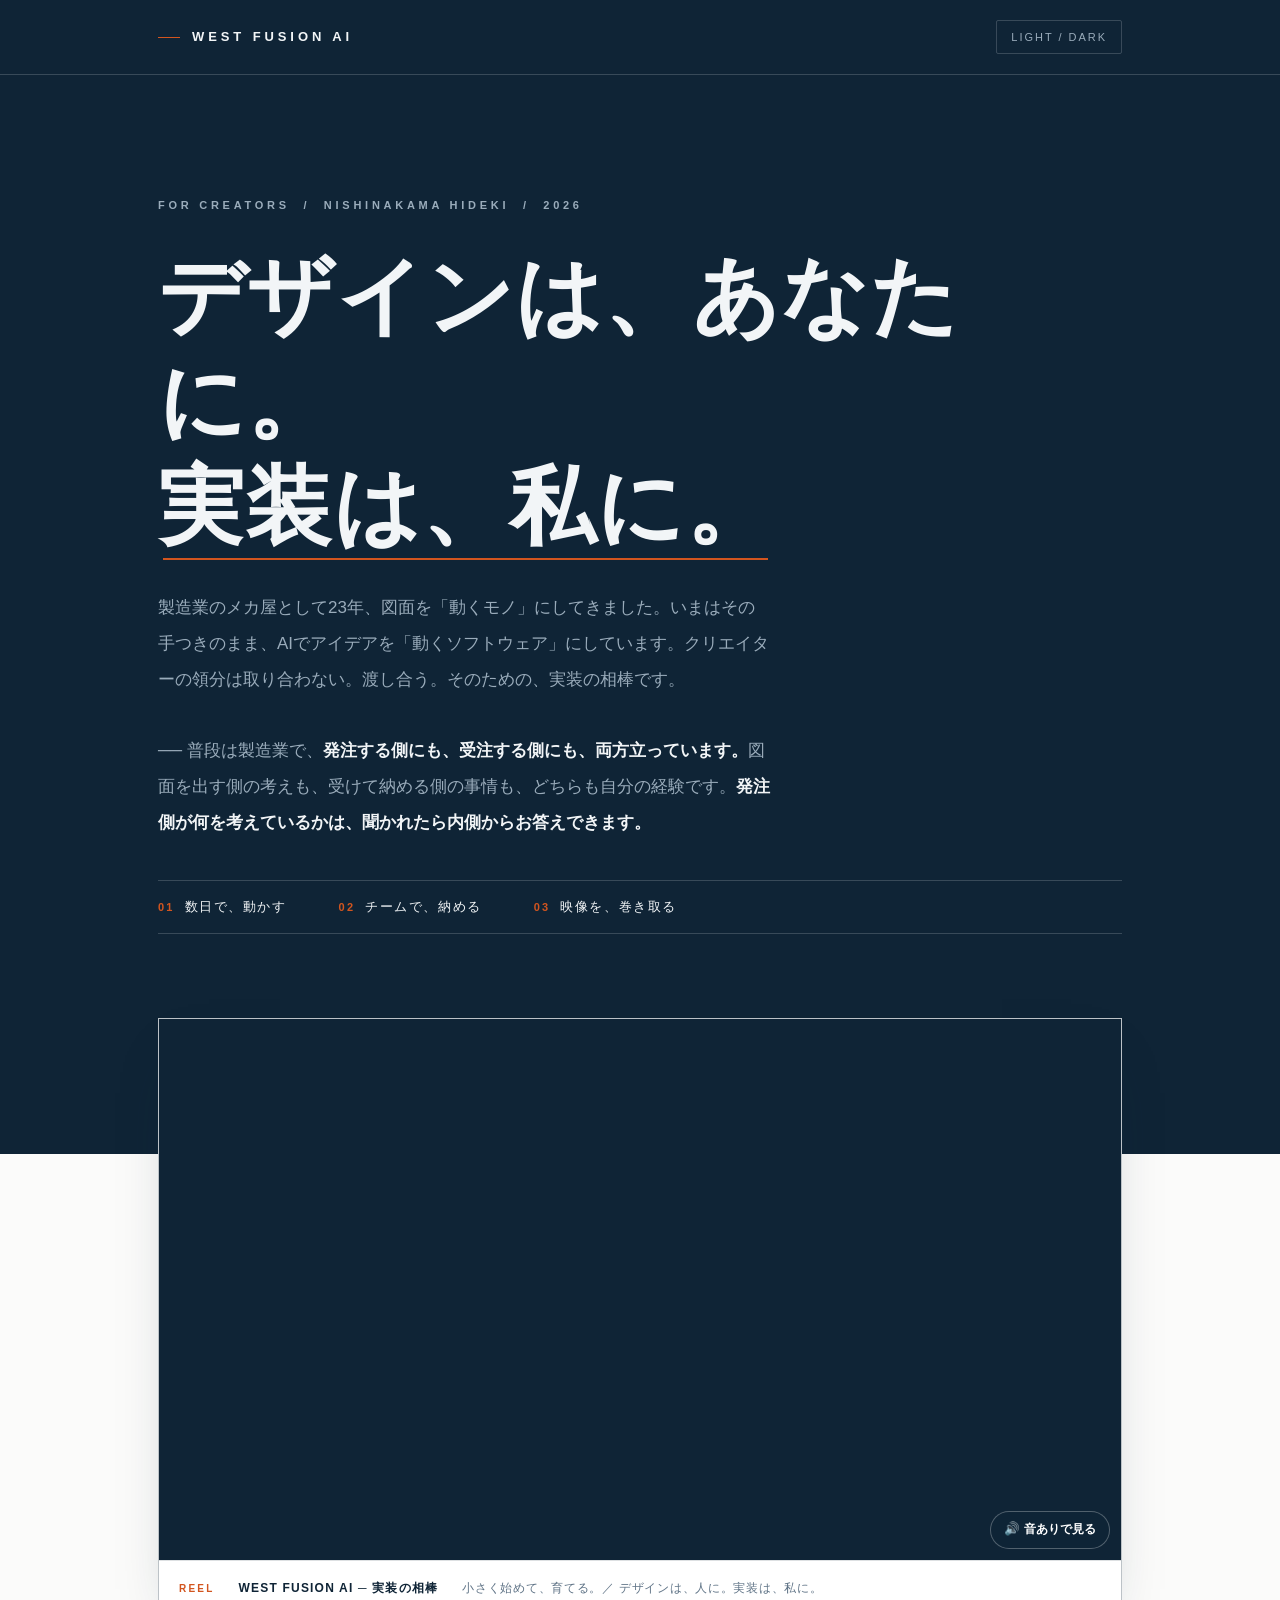
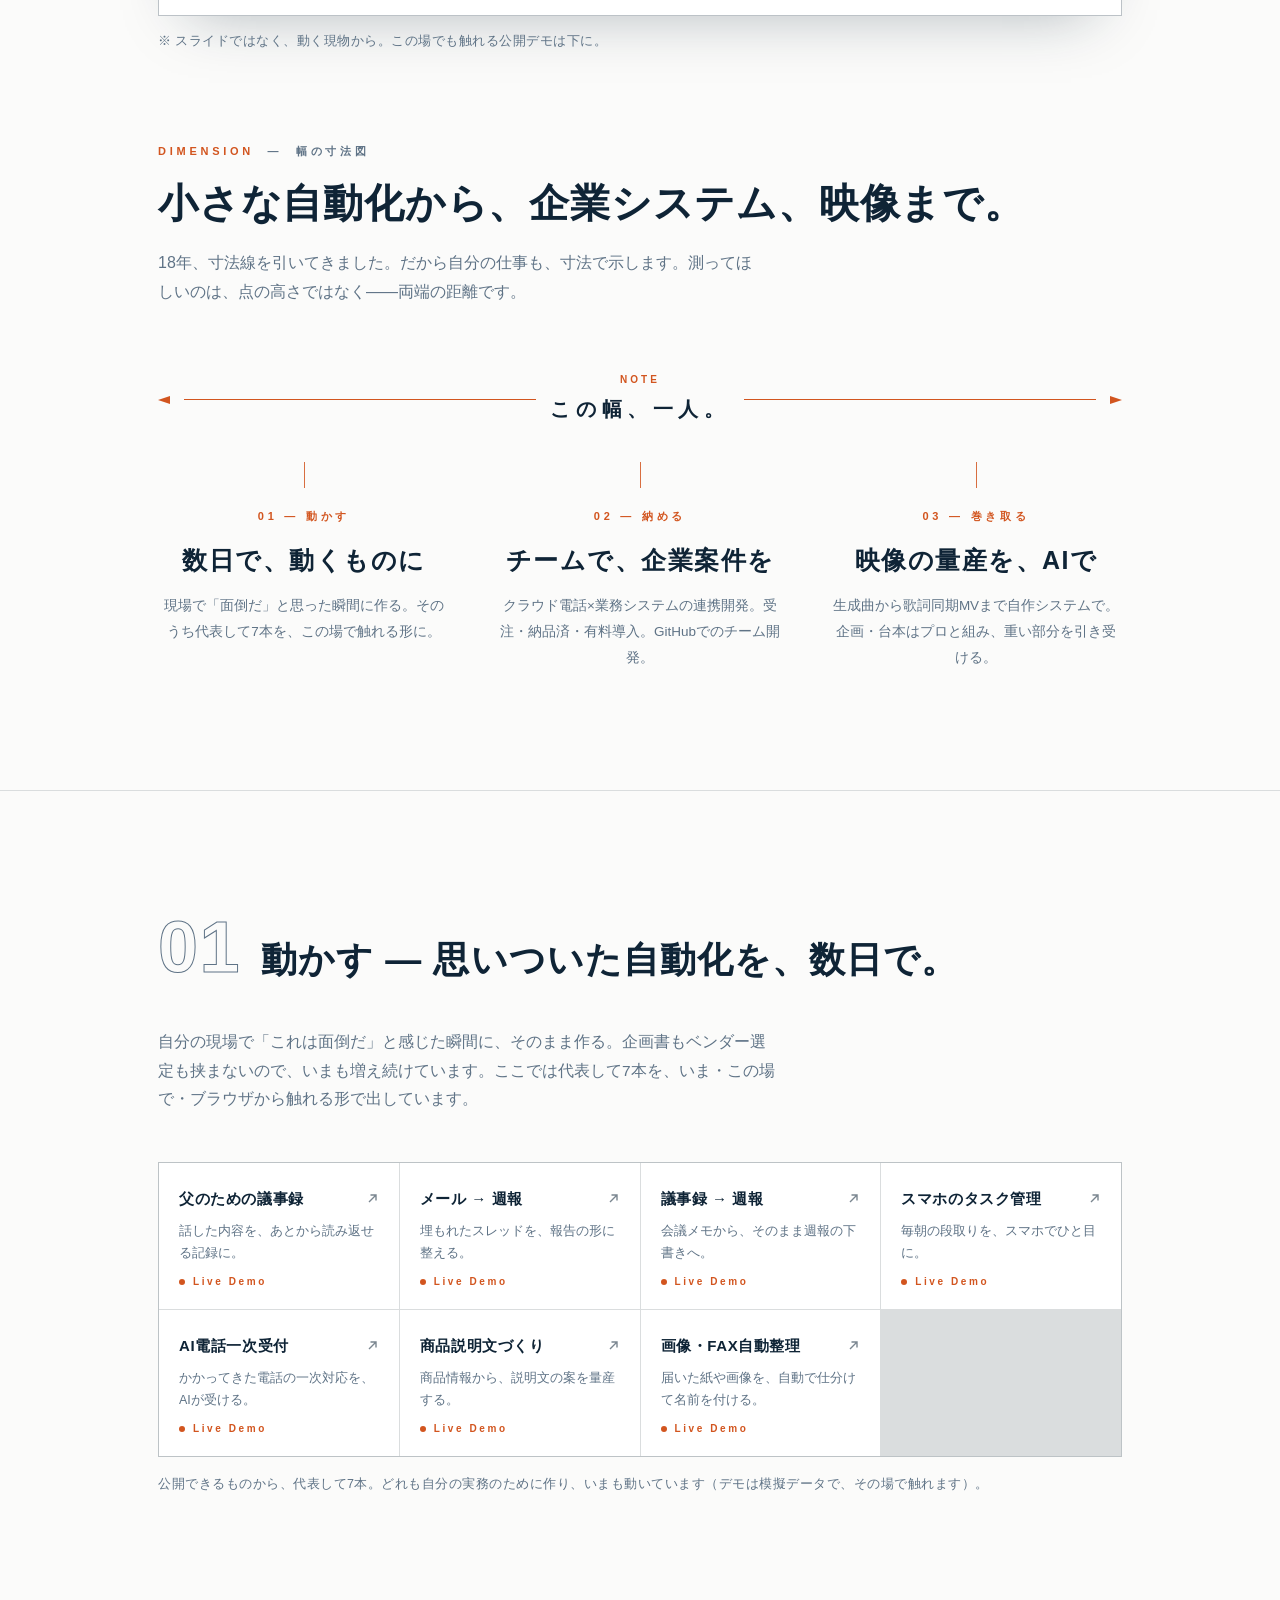
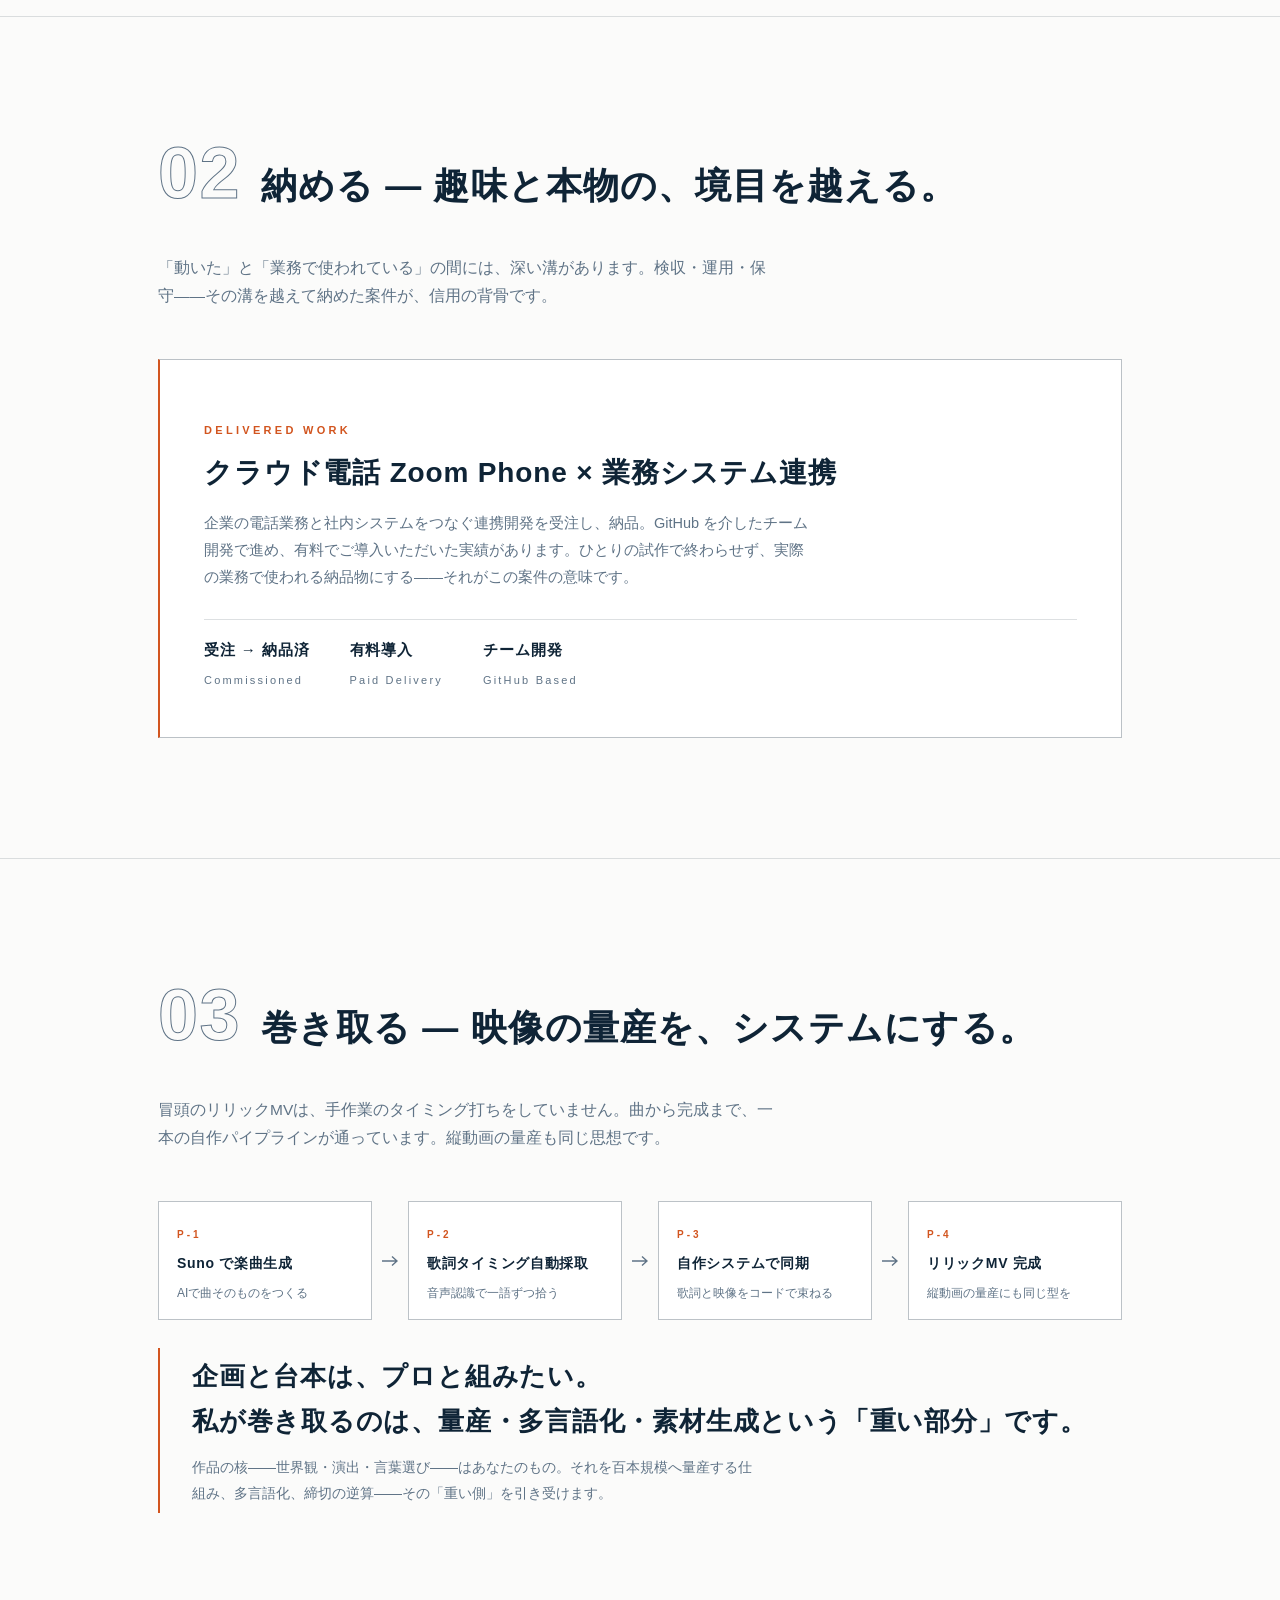
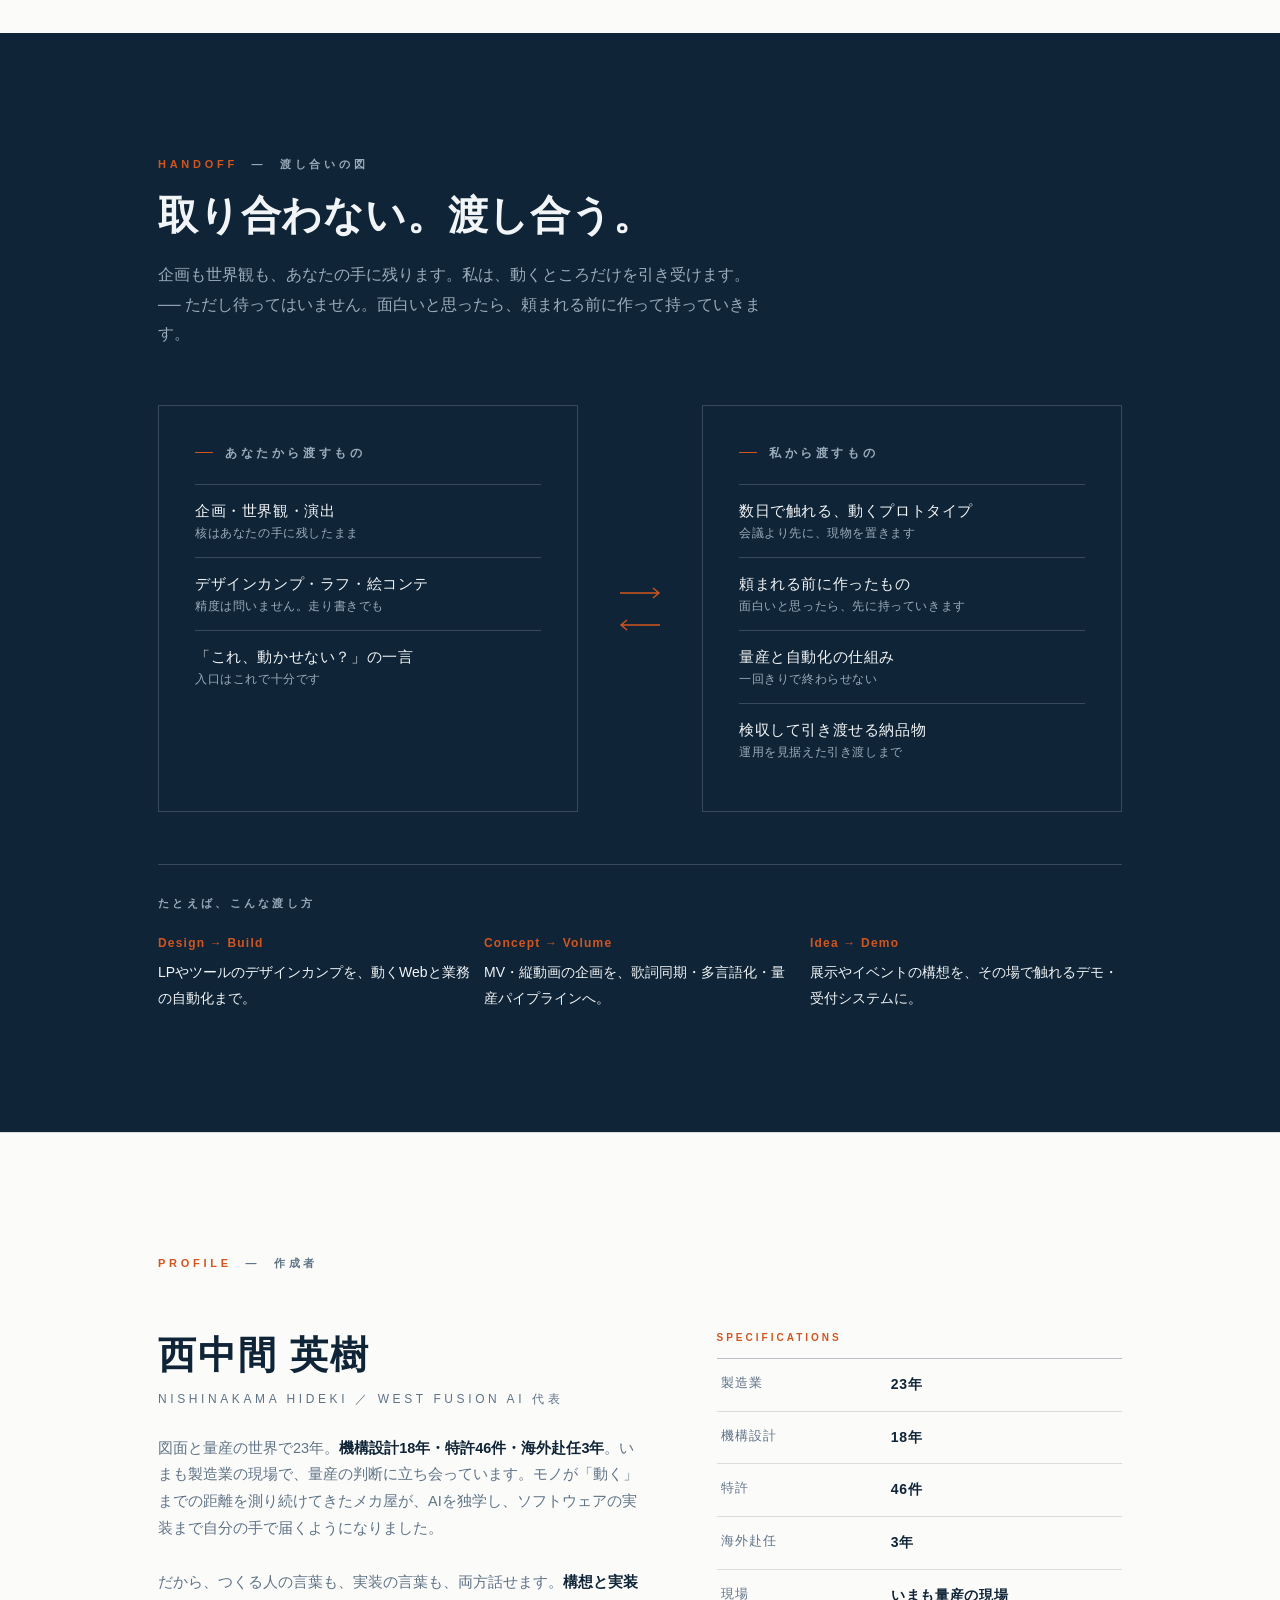
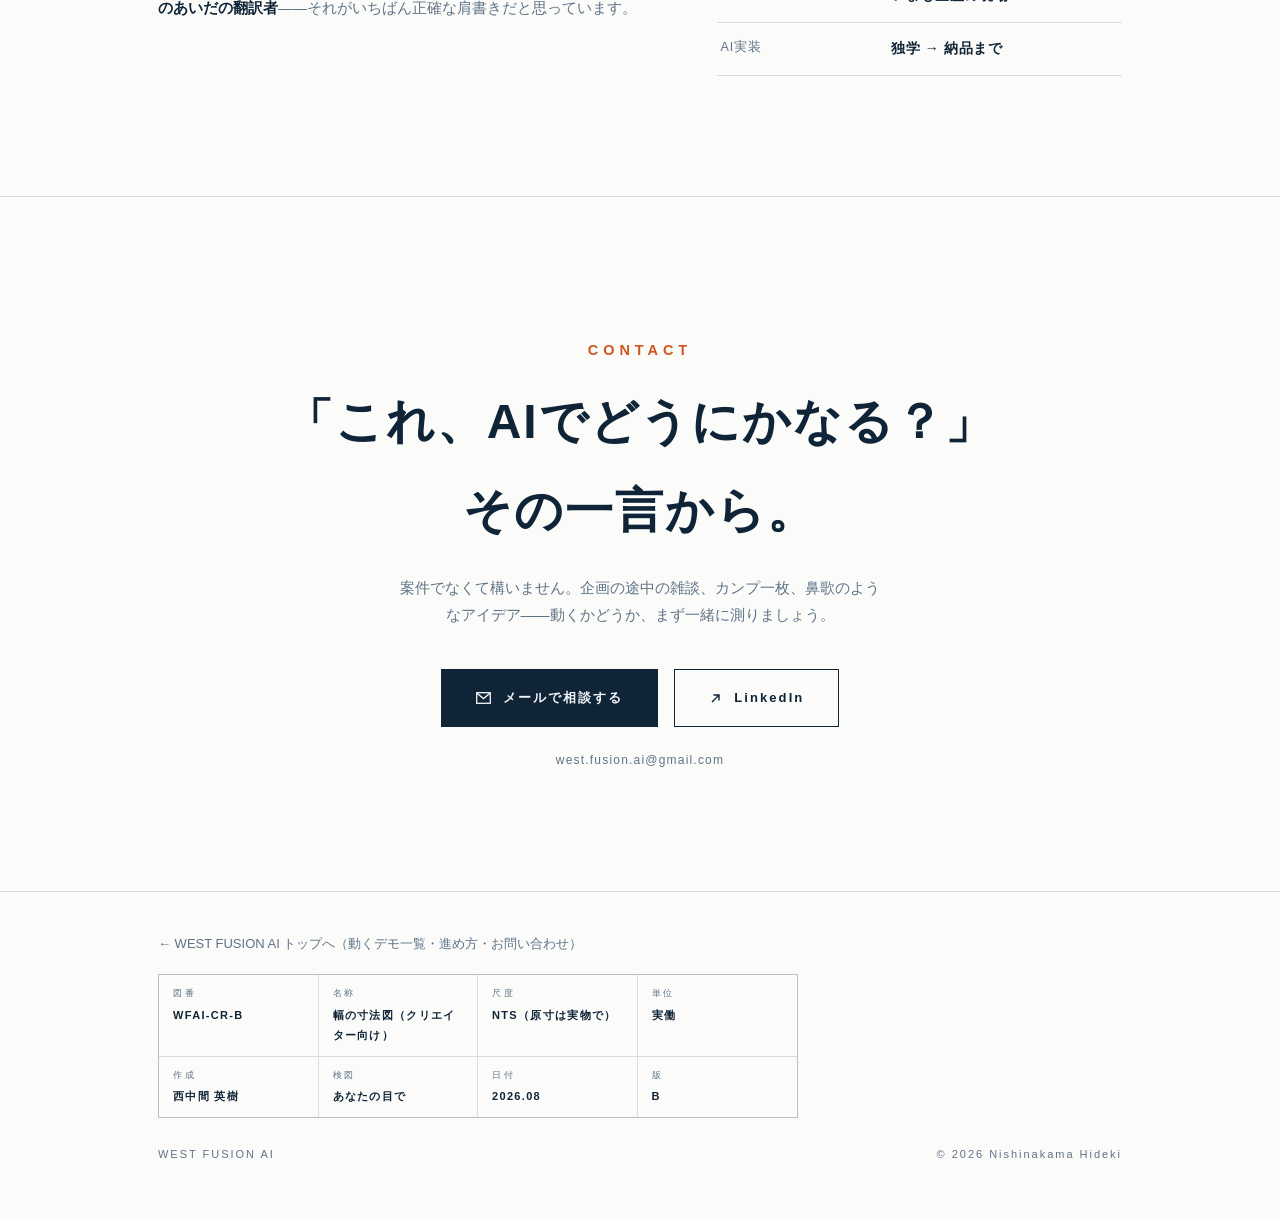
<file: for-creators/index.html>
<!DOCTYPE html>
<html lang="ja">
<head>
<meta charset="UTF-8">
<meta name="viewport" content="width=device-width, initial-scale=1">
<meta name="robots" content="noindex,nofollow">
<title>WEST FUSION AI — クリエイターの方へ｜実装の相棒</title>
<style>
  /* ================= tokens ================= */
  :root{
    --band:#0F2436;
    --rust:#D2551F;
    --paper:#FBFBFA;
    --card:#FFFFFF;
    --ink:#0F2436;
    --steel:#5F7386;
    --hair:rgba(15,36,54,.14);
    --hair-strong:rgba(15,36,54,.28);
    --band-ink:#F2F5F7;
    --band-steel:#9AACBB;
    --band-hair:rgba(242,245,247,.18);
    color-scheme: light dark;
  }
  @media (prefers-color-scheme: dark){
    :root{
      --paper:#0B141D;
      --card:#101E2B;
      --ink:#E9EDF0;
      --steel:#93A5B3;
      --hair:rgba(233,237,240,.14);
      --hair-strong:rgba(233,237,240,.3);
    }
  }
  :root[data-theme="dark"]{
    color-scheme:dark;
    --paper:#0B141D;
    --card:#101E2B;
    --ink:#E9EDF0;
    --steel:#93A5B3;
    --hair:rgba(233,237,240,.14);
    --hair-strong:rgba(233,237,240,.3);
  }
  :root[data-theme="light"]{
    color-scheme:light;
    --paper:#FBFBFA;
    --card:#FFFFFF;
    --ink:#0F2436;
    --steel:#5F7386;
    --hair:rgba(15,36,54,.14);
    --hair-strong:rgba(15,36,54,.28);
  }

  /* ================= base ================= */
  *,*::before,*::after{box-sizing:border-box;margin:0;padding:0}
  html{scroll-behavior:smooth}
  body{
    font-family:"Helvetica Neue",Helvetica,Arial,"Yu Gothic","YuGothic","Hiragino Kaku Gothic ProN","Meiryo",sans-serif;
    font-feature-settings:"palt" 1;
    background:var(--paper);
    color:var(--ink);
    line-height:1.85;
    -webkit-text-size-adjust:100%;
    overflow-x:hidden;
  }
  img,svg,iframe{max-width:100%}
  a{color:inherit}
  ::selection{background:var(--rust);color:#fff}

  .wrap{max-width:1060px;margin:0 auto;padding:0 clamp(20px,5vw,48px)}

  .eyebrow{
    font-size:11px;letter-spacing:.34em;text-transform:uppercase;
    color:var(--steel);font-weight:600;
  }
  .eyebrow .no{color:var(--rust)}
  .sec{padding:clamp(64px,10vw,120px) 0}
  .sec + .sec{border-top:1px solid var(--hair)}
  .sec-head{margin-bottom:clamp(32px,5vw,56px)}
  .sec-head h2{
    font-size:clamp(26px,4vw,40px);
    line-height:1.35;letter-spacing:.02em;font-weight:700;
    margin-top:14px;
  }
  .sec-head p.lead{
    margin-top:18px;max-width:38em;color:var(--steel);
    font-size:clamp(14px,1.6vw,16px);
  }

  /* ================= header ================= */
  header.top{
    background:var(--band);color:var(--band-ink);
    border-bottom:1px solid var(--band-hair);
  }
  .topbar{
    display:flex;align-items:center;justify-content:space-between;
    flex-wrap:wrap;gap:12px 16px;
    padding:20px clamp(20px,5vw,48px);
    max-width:1060px;margin:0 auto;
  }
  .logo{
    font-size:13px;letter-spacing:.3em;font-weight:700;text-transform:uppercase;
    display:flex;align-items:center;gap:12px;
  }
  .logo i{display:block;width:22px;height:1px;background:var(--rust)}
  a.logo{text-decoration:none;color:inherit}
  a.logo:hover,a.logo:focus-visible{color:var(--rust);outline:none}
  a.logo:hover i,a.logo:focus-visible i{width:30px;transition:width .15s ease}
  .theme-btn{
    appearance:none;background:none;border:1px solid var(--band-hair);
    color:var(--band-steel);font:inherit;font-size:11px;letter-spacing:.18em;
    padding:6px 14px;border-radius:2px;cursor:pointer;
  }
  .theme-btn:hover{color:var(--band-ink);border-color:var(--band-ink)}

  /* ================= hero ================= */
  .hero{
    background:var(--band);color:var(--band-ink);
    padding:clamp(64px,10vw,120px) 0 clamp(140px,18vw,220px);
    position:relative;
  }
  .hero .eyebrow{color:var(--band-steel)}
  .hero h1{
    font-size:clamp(40px,8.2vw,86px);
    line-height:1.22;letter-spacing:.015em;font-weight:700;
    margin-top:28px;
  }
  .hero h1 em{font-style:normal;position:relative;white-space:nowrap}
  .hero h1 em::after{
    content:"";position:absolute;left:.06em;right:.06em;bottom:-.08em;
    height:2px;background:var(--rust);
  }
  .hero p.lede{
    margin-top:32px;max-width:36em;color:var(--band-steel);
    font-size:clamp(14px,1.8vw,17px);line-height:2.1;
  }
  .hero p.lede .hl{color:var(--band-ink);font-weight:700}
  .hero .chips{
    margin-top:40px;display:flex;flex-wrap:wrap;gap:0;
    border-top:1px solid var(--band-hair);
    border-bottom:1px solid var(--band-hair);
  }
  .hero .chips span{
    padding:14px 26px 14px 0;margin-right:26px;
    font-size:13px;letter-spacing:.12em;color:var(--band-ink);
    display:flex;align-items:center;gap:10px;
  }
  .hero .chips b{color:var(--rust);font-weight:700;font-size:11px;letter-spacing:.2em}

  /* film card overlapping out of band */
  .film-pull{
    margin-top:calc(clamp(140px,18vw,220px) * -0.62);
    position:relative;z-index:2;
    padding-bottom:clamp(56px,8vw,88px);
  }
  .film-card{
    background:var(--card);
    border:1px solid var(--hair-strong);
    box-shadow:0 24px 60px -30px rgba(15,36,54,.35);
  }
  .film-frame{aspect-ratio:16/9;background:var(--band);position:relative}
  .film-frame iframe{width:100%;height:100%;display:block;border:0}
  /* クリック再生ファサード：公開時は外部リクエストゼロ・自ブランドのポスター。
     クリックで初めて動画(youtube-nocookie)を読み込む＝匿名chと自動で紐づかない。 */
  .film-play{
    position:absolute;inset:0;width:100%;height:100%;border:0;cursor:pointer;
    background:radial-gradient(130% 120% at 72% 18%, rgba(210,85,31,.16), transparent 58%), var(--band);
    color:var(--band-ink);font-family:inherit;text-decoration:none;
    display:flex;flex-direction:column;align-items:center;justify-content:center;gap:14px;
  }
  .film-play::before{
    content:"LYRIC MV";position:absolute;top:16px;left:18px;
    font-size:10px;letter-spacing:.34em;color:var(--rust);font-weight:700;
  }
  .film-play .ring{
    width:64px;height:64px;border:1.5px solid var(--rust);border-radius:50%;
    display:flex;align-items:center;justify-content:center;
    transition:background .15s ease,transform .15s ease;
  }
  .film-play:hover .ring,.film-play:focus-visible .ring{background:rgba(210,85,31,.16);transform:scale(1.05)}
  .film-play .pl-label{font-size:12.5px;letter-spacing:.16em;font-weight:700;color:var(--band-ink)}
  .film-play .pl-sub{font-size:11px;letter-spacing:.12em;color:var(--band-steel);max-width:30em;text-align:center;line-height:1.7}
  .film-play:focus-visible{outline:2px solid var(--rust);outline-offset:-4px}
  @media (prefers-reduced-motion: reduce){.film-play .ring{transition:none}}
  .film-meta{
    display:flex;flex-wrap:wrap;gap:6px 24px;align-items:baseline;
    padding:16px 20px;border-top:1px solid var(--hair);
    font-size:12px;letter-spacing:.06em;color:var(--steel);
  }
  .film-meta b{color:var(--ink);font-weight:700;letter-spacing:.1em}
  .film-meta .tag{color:var(--rust);font-weight:700;letter-spacing:.22em;font-size:10px;text-transform:uppercase}
  .film-note{
    margin-top:14px;font-size:12.5px;color:var(--steel);letter-spacing:.04em;
  }

  /* ================= dimension device ================= */
  .dim{margin-top:clamp(40px,6vw,64px)}
  .dim-line{display:flex;align-items:center;gap:14px}
  .dim-line .rule{flex:1;height:1px;background:var(--rust)}
  .dim-line .cap{
    font-size:clamp(15px,2.2vw,20px);font-weight:700;letter-spacing:.28em;
    white-space:nowrap;color:var(--ink);
  }
  .dim-line .cap small{
    display:block;text-align:center;font-size:10px;letter-spacing:.3em;
    color:var(--rust);font-weight:600;margin-bottom:2px;
  }
  .dim-sta{
    display:grid;grid-template-columns:repeat(3,1fr);
    gap:clamp(20px,4vw,44px);margin-top:34px;
  }
  .sta::before{
    content:"";display:block;width:1px;height:26px;
    background:var(--rust);margin:0 auto 18px;opacity:.85;
  }
  .sta{text-align:center}
  .sta .num{
    font-size:11px;letter-spacing:.34em;color:var(--rust);font-weight:700;
  }
  .sta h3{font-size:clamp(19px,2.6vw,25px);margin-top:10px;letter-spacing:.06em;font-weight:700}
  .sta p{margin-top:10px;font-size:13.5px;color:var(--steel);line-height:1.9}
  @media (max-width:640px){
    .dim-sta{grid-template-columns:1fr;gap:36px}
    .sta{text-align:left;display:grid;grid-template-columns:20px 1fr;gap:0 16px}
    .sta::before{grid-row:1/4;width:1px;height:100%;margin:0 auto}
    .sta .num,.sta h3,.sta p{grid-column:2}
  }

  /* ================= stages ================= */
  .stage-head{
    display:flex;align-items:baseline;gap:20px;flex-wrap:wrap;
  }
  .stage-head .n{
    font-size:clamp(44px,7vw,72px);font-weight:700;line-height:1;
    color:transparent;-webkit-text-stroke:1px var(--steel);
    letter-spacing:.02em;
  }
  .stage-head h2{
    font-size:clamp(24px,3.6vw,36px);font-weight:700;letter-spacing:.03em;
  }
  .stage-head .sub{width:100%;margin-top:14px;max-width:40em;color:var(--steel);font-size:clamp(14px,1.6vw,15.5px)}

  /* demo grid */
  .demos{
    margin-top:clamp(32px,5vw,48px);
    display:grid;grid-template-columns:repeat(auto-fill,minmax(232px,1fr));
    gap:1px;background:var(--hair);border:1px solid var(--hair);
  }
  a.demo{
    background:var(--card);text-decoration:none;
    padding:22px 20px 18px;display:flex;flex-direction:column;gap:8px;
    min-height:128px;position:relative;
    transition:background .15s ease;
  }
  a.demo:hover{background:rgba(210,85,31,.07);background:color-mix(in srgb, var(--card) 92%, var(--rust))}
  a.demo .t{font-weight:700;font-size:15px;letter-spacing:.04em;display:flex;align-items:center;justify-content:space-between;gap:8px}
  a.demo .t svg{flex:none;opacity:.55}
  a.demo:hover .t svg{opacity:1;color:var(--rust)}
  a.demo .d{font-size:12.5px;color:var(--steel);line-height:1.75}
  a.demo .live{
    margin-top:auto;font-size:10px;letter-spacing:.26em;color:var(--rust);
    font-weight:700;display:flex;align-items:center;gap:8px;
  }
  a.demo .live::before{
    content:"";width:6px;height:6px;border-radius:50%;background:var(--rust);
  }
  a.demo:focus-visible{outline:2px solid var(--rust);outline-offset:-2px}
  .demos-note{margin-top:16px;font-size:12.5px;color:var(--steel);letter-spacing:.04em}

  /* case card (stage 02) */
  .case{
    margin-top:clamp(32px,5vw,48px);
    border:1px solid var(--hair-strong);background:var(--card);
    border-left:2px solid var(--rust);
    padding:clamp(28px,4.5vw,44px);
  }
  .case .kicker{font-size:11px;letter-spacing:.3em;color:var(--rust);font-weight:700;text-transform:uppercase}
  .case h3{font-size:clamp(20px,3vw,28px);margin-top:12px;letter-spacing:.03em;line-height:1.5}
  .case p{margin-top:16px;max-width:42em;font-size:14.5px;color:var(--steel)}
  .case .facts{
    margin-top:28px;display:flex;flex-wrap:wrap;gap:0;
    border-top:1px solid var(--hair);
  }
  .case .facts div{
    padding:16px 32px 0 0;margin-right:8px;
  }
  .case .facts b{display:block;font-size:15px;font-weight:700;letter-spacing:.06em;color:var(--ink)}
  .case .facts span{font-size:11px;letter-spacing:.2em;color:var(--steel)}

  /* pipeline (stage 03) */
  .pipe{
    margin-top:clamp(32px,5vw,48px);
    display:flex;flex-wrap:wrap;align-items:stretch;gap:10px;
  }
  .pipe .node{
    flex:1 1 180px;border:1px solid var(--hair-strong);background:var(--card);
    padding:18px 18px 16px;
  }
  .pipe .node b{display:block;font-size:14px;font-weight:700;letter-spacing:.05em}
  .pipe .node span{display:block;margin-top:6px;font-size:12px;color:var(--steel);line-height:1.7}
  .pipe .node .pn{font-size:10px;letter-spacing:.3em;color:var(--rust);font-weight:700;display:block;margin-bottom:8px}
  .pipe .arr{
    align-self:center;flex:none;color:var(--steel);display:flex;align-items:center;
  }
  @media (max-width:640px){
    .pipe{flex-direction:column}
    .pipe .arr{transform:rotate(90deg);margin:2px auto}
  }
  .pact{
    margin-top:28px;border-left:2px solid var(--rust);
    padding:6px 0 6px clamp(20px,3vw,32px);
  }
  .pact p.big{
    font-size:clamp(18px,2.8vw,26px);font-weight:700;line-height:1.7;letter-spacing:.03em;
  }
  .pact p.small{margin-top:12px;font-size:14px;color:var(--steel);max-width:40em}

  /* ================= handoff ================= */
  .hand{
    background:var(--band);color:var(--band-ink);
  }
  .hand .eyebrow{color:var(--band-steel)}
  .hand h2{color:var(--band-ink)}
  .hand .sec-head p.lead{color:var(--band-steel)}
  .hand-grid{
    display:grid;grid-template-columns:1fr auto 1fr;gap:clamp(20px,4vw,40px);
    align-items:stretch;
  }
  .hand-col{
    border:1px solid var(--band-hair);padding:clamp(24px,4vw,36px);
  }
  .hand-col h3{
    font-size:12px;letter-spacing:.3em;font-weight:700;color:var(--band-steel);
    text-transform:uppercase;display:flex;align-items:center;gap:12px;
  }
  .hand-col h3 i{display:block;width:18px;height:1px;background:var(--rust)}
  .hand-col ul{list-style:none;margin-top:20px}
  .hand-col li{
    padding:13px 0;border-top:1px solid var(--band-hair);
    font-size:15px;letter-spacing:.04em;line-height:1.7;
  }
  .hand-col li small{display:block;font-size:12px;color:var(--band-steel);letter-spacing:.05em}
  .hand-mid{
    display:flex;flex-direction:column;justify-content:center;gap:18px;color:var(--rust);
  }
  @media (max-width:720px){
    .hand-grid{grid-template-columns:1fr}
    .hand-mid{flex-direction:row;justify-content:center;transform:rotate(90deg);height:44px}
  }
  .hand-ex{
    margin-top:clamp(36px,5vw,52px);border-top:1px solid var(--band-hair);padding-top:28px;
  }
  .hand-ex h4{font-size:11px;letter-spacing:.3em;color:var(--band-steel);font-weight:700;text-transform:uppercase}
  .hand-ex ol{
    list-style:none;margin-top:18px;display:grid;gap:14px;
    grid-template-columns:repeat(auto-fit,minmax(240px,1fr));
  }
  .hand-ex li{font-size:14px;line-height:1.9;color:var(--band-ink)}
  .hand-ex li b{color:var(--rust);font-weight:700;letter-spacing:.1em;font-size:12px;display:block;margin-bottom:4px}

  /* ================= profile ================= */
  .prof{display:grid;grid-template-columns:1.2fr 1fr;gap:clamp(32px,6vw,72px);align-items:start}
  @media (max-width:760px){.prof{grid-template-columns:1fr}}
  .prof .name{
    font-size:clamp(26px,4vw,38px);font-weight:700;letter-spacing:.05em;line-height:1.4;
  }
  .prof .kana{font-size:12px;letter-spacing:.3em;color:var(--steel);margin-top:6px}
  .prof .body{margin-top:24px;font-size:14.5px;color:var(--steel);max-width:36em}
  .prof .body strong{color:var(--ink);font-weight:700}
  table.spec{
    width:100%;border-collapse:collapse;font-size:14px;
    border-top:1px solid var(--hair-strong);
  }
  table.spec caption{
    text-align:left;font-size:10px;letter-spacing:.3em;color:var(--rust);
    font-weight:700;padding-bottom:10px;text-transform:uppercase;
  }
  table.spec th,table.spec td{
    border-bottom:1px solid var(--hair);padding:13px 4px;text-align:left;vertical-align:top;
  }
  table.spec th{font-weight:400;color:var(--steel);width:42%;letter-spacing:.08em;font-size:12.5px}
  table.spec td{font-weight:700;letter-spacing:.05em}

  /* ================= contact ================= */
  .contact{text-align:center}
  .contact h2{font-size:clamp(28px,5vw,48px);letter-spacing:.04em;font-weight:700;margin-top:14px}
  .contact p{margin-top:20px;color:var(--steel);font-size:14.5px;max-width:34em;margin-left:auto;margin-right:auto}
  .cta{
    margin-top:40px;display:flex;justify-content:center;flex-wrap:wrap;gap:16px;
  }
  .cta a{
    text-decoration:none;font-size:13px;letter-spacing:.16em;font-weight:700;
    padding:16px 34px;display:inline-flex;align-items:center;gap:12px;
    border:1px solid var(--ink);color:var(--ink);
    transition:all .15s ease;
  }
  .cta a.primary{background:var(--band);border-color:var(--hair-strong);color:#F2F5F7}
  .cta a:hover{border-color:var(--rust);color:var(--rust)}
  .cta a.primary:hover{background:var(--rust);border-color:var(--rust);color:#fff}
  .cta a:focus-visible{outline:2px solid var(--rust);outline-offset:3px}
  .contact .addr{margin-top:22px;font-size:12px;letter-spacing:.1em;color:var(--steel)}

  /* ================= footer / title block ================= */
  footer{border-top:1px solid var(--hair);padding:40px 0 56px}
  .tblock{
    border:1px solid var(--hair-strong);display:grid;
    grid-template-columns:repeat(4,1fr);
    font-size:11px;letter-spacing:.12em;
    max-width:640px;
  }
  .tblock div{
    padding:10px 14px;border-right:1px solid var(--hair);border-top:1px solid var(--hair);
  }
  .tblock div:nth-child(-n+4){border-top:0}
  .tblock div:nth-child(4n){border-right:0}
  .tblock span{display:block;color:var(--steel);font-size:9px;letter-spacing:.3em;margin-bottom:3px;text-transform:uppercase}
  .tblock b{font-weight:700;color:var(--ink)}
  @media (max-width:560px){
    .tblock{grid-template-columns:repeat(2,1fr)}
    .tblock div:nth-child(-n+4){border-top:1px solid var(--hair)}
    .tblock div:nth-child(-n+2){border-top:0}
    .tblock div:nth-child(4n){border-right:1px solid var(--hair)}
    .tblock div:nth-child(2n){border-right:0}
  }
  .foot-line{
    margin-top:26px;display:flex;justify-content:space-between;flex-wrap:wrap;gap:10px;
    font-size:11px;letter-spacing:.18em;color:var(--steel);
  }
  .foot-back{margin:0 0 18px;font-size:13px}
  .foot-back a{color:var(--steel);text-decoration:none;border-bottom:1px solid transparent;padding-bottom:2px}
  .foot-back a:hover,.foot-back a:focus-visible{color:var(--rust);border-bottom-color:var(--rust);outline:none}
</style>
</head>
<body>

<!-- ============ header ============ -->
<header class="top">
  <div class="topbar">
    <a class="logo" href="https://westfusionai.github.io/" aria-label="WEST FUSION AI トップへ"><i></i>WEST FUSION AI</a>
    <button class="theme-btn" id="themeBtn" type="button" aria-label="配色を切り替える">LIGHT / DARK</button>
  </div>
</header>

<!-- ============ hero ============ -->
<section class="hero">
  <div class="wrap">
    <p class="eyebrow">For Creators&nbsp;&nbsp;/&nbsp;&nbsp;Nishinakama Hideki&nbsp;&nbsp;/&nbsp;&nbsp;2026</p>
    <h1>デザインは、あなたに。<br><em>実装は、私に。</em></h1>
    <p class="lede">製造業のメカ屋として23年、図面を「動くモノ」にしてきました。いまはその手つきのまま、AIでアイデアを「動くソフトウェア」にしています。クリエイターの領分は取り合わない。渡し合う。そのための、実装の相棒です。<br><br>── 普段は製造業で、<span class="hl">発注する側にも、受注する側にも、両方立っています。</span>図面を出す側の考えも、受けて納める側の事情も、どちらも自分の経験です。<span class="hl">発注側が何を考えているかは、聞かれたら内側からお答えできます。</span></p>
    <div class="chips">
      <span><b>01</b>数日で、動かす</span>
      <span><b>02</b>チームで、納める</span>
      <span><b>03</b>映像を、巻き取る</span>
    </div>
  </div>
</section>

<!-- ============ film (proof up top) ============ -->
<section class="film-pull">
  <div class="wrap">
    <div class="film-card">
      <div class="film-frame">
        <video id="reelvid" src="../hero_reel.mp4" autoplay muted loop playsinline preload="metadata" style="width:100%;height:100%;display:block;object-fit:cover"></video>
        <button id="reelSound" type="button" aria-label="音ありで最初から再生" style="position:absolute;right:.7rem;bottom:.7rem;font:inherit;font-size:.78rem;font-weight:700;color:#fff;background:rgba(15,36,54,.72);border:1px solid rgba(255,255,255,.28);padding:.4rem .82rem;border-radius:999px;cursor:pointer">🔊 音ありで見る</button>
      </div>
      <div class="film-meta">
        <span class="tag">Reel</span>
        <b>WEST FUSION AI ─ 実装の相棒</b>
        <span>小さく始めて、育てる。／ デザインは、人に。実装は、私に。</span>
      </div>
    </div>
    <p class="film-note">※ スライドではなく、動く現物から。この場でも触れる公開デモは下に。</p>
  </div>
</section>
<script>
  (function(){
    var v=document.getElementById('reelvid'),b=document.getElementById('reelSound');
    if(!v||!b)return;
    b.addEventListener('click',function(){
      if(v.muted){v.muted=false;v.loop=false;v.currentTime=0;v.play();b.textContent='🔇 ミュート';}
      else{v.muted=true;v.loop=true;b.textContent='🔊 音ありで見る';}
    });
    v.addEventListener('ended',function(){v.muted=true;v.loop=true;v.play();b.textContent='🔊 音ありで見る';});
  })();
</script>

<!-- ============ dimension device ============ -->
<section class="sec" style="padding-top:0">
  <div class="wrap">
    <div class="sec-head">
      <p class="eyebrow"><span class="no">Dimension</span>&nbsp;&nbsp;—&nbsp;&nbsp;幅の寸法図</p>
      <h2>小さな自動化から、企業システム、映像まで。</h2>
      <p class="lead">18年、寸法線を引いてきました。だから自分の仕事も、寸法で示します。測ってほしいのは、点の高さではなく——両端の距離です。</p>
    </div>

    <div class="dim">
      <div class="dim-line">
        <svg width="12" height="10" viewBox="0 0 12 10" aria-hidden="true"><path d="M0 5 L12 1 L12 9 Z" fill="var(--rust)"/></svg>
        <div class="rule"></div>
        <div class="cap"><small>NOTE</small>この幅、一人。</div>
        <div class="rule"></div>
        <svg width="12" height="10" viewBox="0 0 12 10" aria-hidden="true"><path d="M12 5 L0 1 L0 9 Z" fill="var(--rust)"/></svg>
      </div>
      <div class="dim-sta">
        <div class="sta">
          <p class="num">01 — 動かす</p>
          <h3>数日で、動くものに</h3>
          <p>現場で「面倒だ」と思った瞬間に作る。そのうち代表して7本を、この場で触れる形に。</p>
        </div>
        <div class="sta">
          <p class="num">02 — 納める</p>
          <h3>チームで、企業案件を</h3>
          <p>クラウド電話×業務システムの連携開発。受注・納品済・有料導入。GitHubでのチーム開発。</p>
        </div>
        <div class="sta">
          <p class="num">03 — 巻き取る</p>
          <h3>映像の量産を、AIで</h3>
          <p>生成曲から歌詞同期MVまで自作システムで。企画・台本はプロと組み、重い部分を引き受ける。</p>
        </div>
      </div>
    </div>
  </div>
</section>

<!-- ============ stage 01 ============ -->
<section class="sec">
  <div class="wrap">
    <div class="stage-head">
      <span class="n">01</span>
      <h2>動かす — 思いついた自動化を、数日で。</h2>
      <p class="sub">自分の現場で「これは面倒だ」と感じた瞬間に、そのまま作る。企画書もベンダー選定も挟まないので、いまも増え続けています。ここでは代表して7本を、いま・この場で・ブラウザから触れる形で出しています。</p>
    </div>

    <div class="demos">
      <a class="demo" href="https://westfusionai.github.io/ai-meeting-memo-father-demo/" target="_blank" rel="noopener">
        <span class="t">父のための議事録
          <svg width="13" height="13" viewBox="0 0 13 13" fill="none" stroke="currentColor" stroke-width="1.4" aria-hidden="true"><path d="M3 10 L10 3 M4.5 3 H10 V8.5"/></svg>
        </span>
        <span class="d">話した内容を、あとから読み返せる記録に。</span>
        <span class="live">Live Demo</span>
      </a>
      <a class="demo" href="https://westfusionai.github.io/email-thread-demo/" target="_blank" rel="noopener">
        <span class="t">メール → 週報
          <svg width="13" height="13" viewBox="0 0 13 13" fill="none" stroke="currentColor" stroke-width="1.4" aria-hidden="true"><path d="M3 10 L10 3 M4.5 3 H10 V8.5"/></svg>
        </span>
        <span class="d">埋もれたスレッドを、報告の形に整える。</span>
        <span class="live">Live Demo</span>
      </a>
      <a class="demo" href="https://westfusionai.github.io/weekly-report-generator-demo/" target="_blank" rel="noopener">
        <span class="t">議事録 → 週報
          <svg width="13" height="13" viewBox="0 0 13 13" fill="none" stroke="currentColor" stroke-width="1.4" aria-hidden="true"><path d="M3 10 L10 3 M4.5 3 H10 V8.5"/></svg>
        </span>
        <span class="d">会議メモから、そのまま週報の下書きへ。</span>
        <span class="live">Live Demo</span>
      </a>
      <a class="demo" href="https://westfusionai.github.io/ceo-tasks-demo/" target="_blank" rel="noopener">
        <span class="t">スマホのタスク管理
          <svg width="13" height="13" viewBox="0 0 13 13" fill="none" stroke="currentColor" stroke-width="1.4" aria-hidden="true"><path d="M3 10 L10 3 M4.5 3 H10 V8.5"/></svg>
        </span>
        <span class="d">毎朝の段取りを、スマホでひと目に。</span>
        <span class="live">Live Demo</span>
      </a>
      <a class="demo" href="https://westfusionai.github.io/phone-reception-demo/" target="_blank" rel="noopener">
        <span class="t">AI電話一次受付
          <svg width="13" height="13" viewBox="0 0 13 13" fill="none" stroke="currentColor" stroke-width="1.4" aria-hidden="true"><path d="M3 10 L10 3 M4.5 3 H10 V8.5"/></svg>
        </span>
        <span class="d">かかってきた電話の一次対応を、AIが受ける。</span>
        <span class="live">Live Demo</span>
      </a>
      <a class="demo" href="https://westfusionai.github.io/product-copy-demo/" target="_blank" rel="noopener">
        <span class="t">商品説明文づくり
          <svg width="13" height="13" viewBox="0 0 13 13" fill="none" stroke="currentColor" stroke-width="1.4" aria-hidden="true"><path d="M3 10 L10 3 M4.5 3 H10 V8.5"/></svg>
        </span>
        <span class="d">商品情報から、説明文の案を量産する。</span>
        <span class="live">Live Demo</span>
      </a>
      <a class="demo" href="https://westfusionai.github.io/image-organize-demo/" target="_blank" rel="noopener">
        <span class="t">画像・FAX自動整理
          <svg width="13" height="13" viewBox="0 0 13 13" fill="none" stroke="currentColor" stroke-width="1.4" aria-hidden="true"><path d="M3 10 L10 3 M4.5 3 H10 V8.5"/></svg>
        </span>
        <span class="d">届いた紙や画像を、自動で仕分けて名前を付ける。</span>
        <span class="live">Live Demo</span>
      </a>
    </div>
    <p class="demos-note">公開できるものから、代表して7本。どれも自分の実務のために作り、いまも動いています（デモは模擬データで、その場で触れます）。</p>
  </div>
</section>

<!-- ============ stage 02 ============ -->
<section class="sec">
  <div class="wrap">
    <div class="stage-head">
      <span class="n">02</span>
      <h2>納める — 趣味と本物の、境目を越える。</h2>
      <p class="sub">「動いた」と「業務で使われている」の間には、深い溝があります。検収・運用・保守——その溝を越えて納めた案件が、信用の背骨です。</p>
    </div>

    <div class="case">
      <p class="kicker">Delivered Work</p>
      <h3>クラウド電話 Zoom Phone × 業務システム連携</h3>
      <p>企業の電話業務と社内システムをつなぐ連携開発を受注し、納品。GitHub を介したチーム開発で進め、有料でご導入いただいた実績があります。ひとりの試作で終わらせず、実際の業務で使われる納品物にする——それがこの案件の意味です。</p>
      <div class="facts">
        <div><b>受注 → 納品済</b><span>Commissioned</span></div>
        <div><b>有料導入</b><span>Paid Delivery</span></div>
        <div><b>チーム開発</b><span>GitHub Based</span></div>
      </div>
    </div>
  </div>
</section>

<!-- ============ stage 03 ============ -->
<section class="sec">
  <div class="wrap">
    <div class="stage-head">
      <span class="n">03</span>
      <h2>巻き取る — 映像の量産を、システムにする。</h2>
      <p class="sub">冒頭のリリックMVは、手作業のタイミング打ちをしていません。曲から完成まで、一本の自作パイプラインが通っています。縦動画の量産も同じ思想です。</p>
    </div>

    <div class="pipe">
      <div class="node"><span class="pn">P-1</span><b>Suno で楽曲生成</b><span>AIで曲そのものをつくる</span></div>
      <div class="arr"><svg width="16" height="12" viewBox="0 0 16 12" fill="none" stroke="currentColor" stroke-width="1.4" aria-hidden="true"><path d="M0 6 H14 M10 1.5 L15 6 L10 10.5"/></svg></div>
      <div class="node"><span class="pn">P-2</span><b>歌詞タイミング自動採取</b><span>音声認識で一語ずつ拾う</span></div>
      <div class="arr"><svg width="16" height="12" viewBox="0 0 16 12" fill="none" stroke="currentColor" stroke-width="1.4" aria-hidden="true"><path d="M0 6 H14 M10 1.5 L15 6 L10 10.5"/></svg></div>
      <div class="node"><span class="pn">P-3</span><b>自作システムで同期</b><span>歌詞と映像をコードで束ねる</span></div>
      <div class="arr"><svg width="16" height="12" viewBox="0 0 16 12" fill="none" stroke="currentColor" stroke-width="1.4" aria-hidden="true"><path d="M0 6 H14 M10 1.5 L15 6 L10 10.5"/></svg></div>
      <div class="node"><span class="pn">P-4</span><b>リリックMV 完成</b><span>縦動画の量産にも同じ型を</span></div>
    </div>

    <div class="pact">
      <p class="big">企画と台本は、プロと組みたい。<br>私が巻き取るのは、量産・多言語化・素材生成という「重い部分」です。</p>
      <p class="small">作品の核——世界観・演出・言葉選び——はあなたのもの。それを百本規模へ量産する仕組み、多言語化、締切の逆算——その「重い側」を引き受けます。</p>
    </div>
  </div>
</section>

<!-- ============ handoff ============ -->
<section class="sec hand">
  <div class="wrap">
    <div class="sec-head">
      <p class="eyebrow"><span class="no" style="color:var(--rust)">Handoff</span>&nbsp;&nbsp;—&nbsp;&nbsp;渡し合いの図</p>
      <h2>取り合わない。渡し合う。</h2>
      <p class="lead">企画も世界観も、あなたの手に残ります。私は、動くところだけを引き受けます。<br>── ただし待ってはいません。面白いと思ったら、頼まれる前に作って持っていきます。</p>
    </div>

    <div class="hand-grid">
      <div class="hand-col">
        <h3><i></i>あなたから渡すもの</h3>
        <ul>
          <li>企画・世界観・演出<small>核はあなたの手に残したまま</small></li>
          <li>デザインカンプ・ラフ・絵コンテ<small>精度は問いません。走り書きでも</small></li>
          <li>「これ、動かせない？」の一言<small>入口はこれで十分です</small></li>
        </ul>
      </div>
      <div class="hand-mid" aria-hidden="true">
        <svg width="44" height="14" viewBox="0 0 44 14" fill="none" stroke="currentColor" stroke-width="1.4"><path d="M2 7 H40 M35 2 L41 7 L35 12"/></svg>
        <svg width="44" height="14" viewBox="0 0 44 14" fill="none" stroke="currentColor" stroke-width="1.4"><path d="M42 7 H4 M9 2 L3 7 L9 12"/></svg>
      </div>
      <div class="hand-col">
        <h3><i></i>私から渡すもの</h3>
        <ul>
          <li>数日で触れる、動くプロトタイプ<small>会議より先に、現物を置きます</small></li>
          <li>頼まれる前に作ったもの<small>面白いと思ったら、先に持っていきます</small></li>
          <li>量産と自動化の仕組み<small>一回きりで終わらせない</small></li>
          <li>検収して引き渡せる納品物<small>運用を見据えた引き渡しまで</small></li>
        </ul>
      </div>
    </div>

    <div class="hand-ex">
      <h4>たとえば、こんな渡し方</h4>
      <ol>
        <li><b>Design → Build</b>LPやツールのデザインカンプを、動くWebと業務の自動化まで。</li>
        <li><b>Concept → Volume</b>MV・縦動画の企画を、歌詞同期・多言語化・量産パイプラインへ。</li>
        <li><b>Idea → Demo</b>展示やイベントの構想を、その場で触れるデモ・受付システムに。</li>
      </ol>
    </div>
  </div>
</section>

<!-- ============ profile ============ -->
<section class="sec">
  <div class="wrap">
    <div class="sec-head">
      <p class="eyebrow"><span class="no">Profile</span>&nbsp;&nbsp;—&nbsp;&nbsp;作成者</p>
    </div>
    <div class="prof">
      <div>
        <p class="name">西中間 英樹</p>
        <p class="kana">NISHINAKAMA HIDEKI ／ WEST FUSION AI 代表</p>
        <p class="body">図面と量産の世界で23年。<strong>機構設計18年・特許46件・海外赴任3年</strong>。いまも製造業の現場で、量産の判断に立ち会っています。モノが「動く」までの距離を測り続けてきたメカ屋が、AIを独学し、ソフトウェアの実装まで自分の手で届くようになりました。<br><br>だから、つくる人の言葉も、実装の言葉も、両方話せます。<strong>構想と実装のあいだの翻訳者</strong>——それがいちばん正確な肩書きだと思っています。</p>
      </div>
      <table class="spec">
        <caption>Specifications</caption>
        <tr><th>製造業</th><td>23年</td></tr>
        <tr><th>機構設計</th><td>18年</td></tr>
        <tr><th>特許</th><td>46件</td></tr>
        <tr><th>海外赴任</th><td>3年</td></tr>
        <tr><th>現場</th><td>いまも量産の現場</td></tr>
        <tr><th>AI実装</th><td>独学 → 納品まで</td></tr>
      </table>
    </div>
  </div>
</section>

<!-- ============ contact ============ -->
<section class="sec contact">
  <div class="wrap">
    <p class="eyebrow"><span class="no">Contact</span></p>
    <h2>「これ、AIでどうにかなる？」<br>その一言から。</h2>
    <p>案件でなくて構いません。企画の途中の雑談、カンプ一枚、鼻歌のようなアイデア——動くかどうか、まず一緒に測りましょう。</p>
    <div class="cta">
      <a class="primary" href="mailto:west.fusion.ai@gmail.com">
        <svg width="15" height="12" viewBox="0 0 15 12" fill="none" stroke="currentColor" stroke-width="1.3" aria-hidden="true"><rect x="0.7" y="0.7" width="13.6" height="10.6"/><path d="M1 1.2 L7.5 6.6 L14 1.2"/></svg>
        メールで相談する
      </a>
      <a href="https://www.linkedin.com/in/hideki-west-4b4151403/" target="_blank" rel="noopener">
        <svg width="13" height="13" viewBox="0 0 13 13" fill="none" stroke="currentColor" stroke-width="1.4" aria-hidden="true"><path d="M3 10 L10 3 M4.5 3 H10 V8.5"/></svg>
        LinkedIn
      </a>
    </div>
    <p class="addr">west.fusion.ai@gmail.com</p>
  </div>
</section>

<!-- ============ footer / title block ============ -->
<footer>
  <div class="wrap">
    <p class="foot-back"><a href="https://westfusionai.github.io/">← WEST FUSION AI トップへ（動くデモ一覧・進め方・お問い合わせ）</a></p>
    <div class="tblock" aria-label="図面表題欄ふうの奥付">
      <div><span>図番</span><b>WFAI-CR-B</b></div>
      <div><span>名称</span><b>幅の寸法図（クリエイター向け）</b></div>
      <div><span>尺度</span><b>NTS（原寸は実物で）</b></div>
      <div><span>単位</span><b>実働</b></div>
      <div><span>作成</span><b>西中間 英樹</b></div>
      <div><span>検図</span><b>あなたの目で</b></div>
      <div><span>日付</span><b>2026.08</b></div>
      <div><span>版</span><b>B</b></div>
    </div>
    <div class="foot-line">
      <span>WEST FUSION AI</span>
      <span>© 2026 Nishinakama Hideki</span>
    </div>
  </div>
</footer>

<script>
  (function(){
    var root = document.documentElement;
    var btn = document.getElementById('themeBtn');
    function current(){
      if(root.dataset.theme) return root.dataset.theme;
      return window.matchMedia('(prefers-color-scheme: dark)').matches ? 'dark' : 'light';
    }
    function sync(){
      var d = current();
      btn.setAttribute('aria-pressed', d === 'dark' ? 'true' : 'false');
      btn.setAttribute('aria-label', d === 'dark' ? 'ライトテーマに切り替える' : 'ダークテーマに切り替える');
    }
    sync();
    btn.addEventListener('click', function(){
      root.dataset.theme = current() === 'dark' ? 'light' : 'dark';
      sync();
    });
  })();

  // 映像はサムネのみ埋め込み、クリックで別タブ表示（埋込はYouTube側の制限で不可＝error 153回避）。
</script>

</body>
</html>
</file>
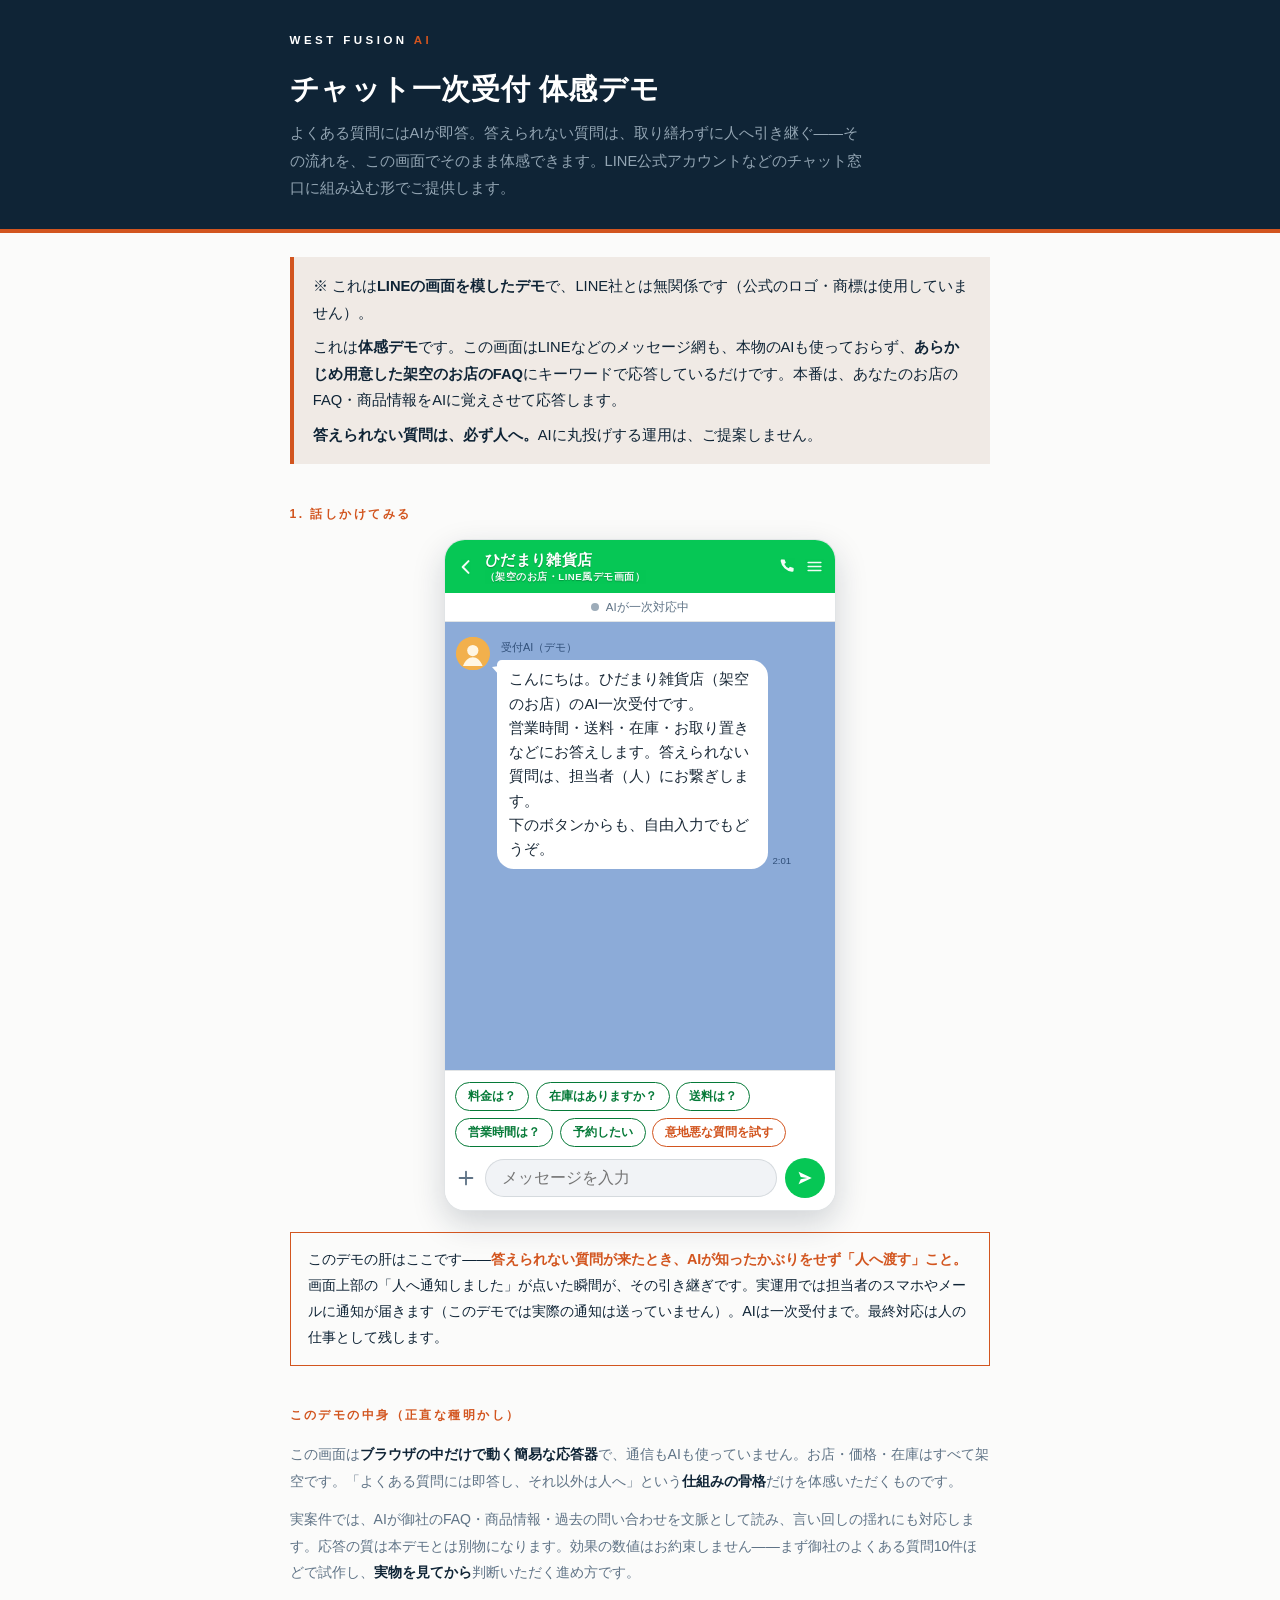
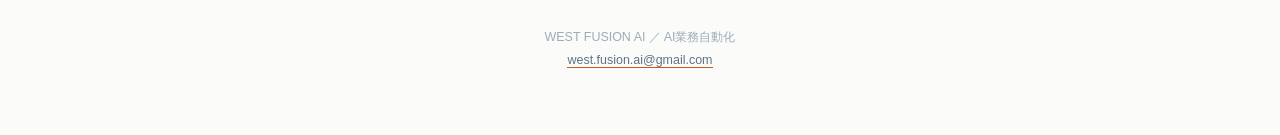
<file: line-reception-demo/index.html>
<!DOCTYPE html>
<html lang="ja">
<head>
<meta charset="utf-8">
<meta name="viewport" content="width=device-width, initial-scale=1">
<meta name="robots" content="noindex, nofollow">
<title>チャット一次受付 体感デモ — WEST FUSION AI</title>
<style>
  :root{
    /* 帯(ヘッダー)は両テーマとも常に濃紺で固定 */
    --band:#0F2436;
    --band-fg:#C3D0DA;
    --band-fg-strong:#FFFFFF;
    --band-muted:#93A5B3;
    --band-rule:rgba(255,255,255,.15);

    --ink:#0F2436;
    --ink-2:#17324A;
    --paper:#FBFBFA;
    --rust:#D2551F;
    --rust-soft:#F0EAE5;
    --steel:#5F7386;
    --steel-pale:#9DACB9;
    --rule:rgba(15,36,54,.12);
    --card:#FFFFFF;
    --jp:"Yu Gothic","游ゴシック体",YuGothic,"Hiragino Kaku Gothic ProN","Noto Sans JP",Meiryo,sans-serif;
    --en:"Helvetica Neue",Arial,"Segoe UI",sans-serif;

    /* LINE風トーク画面用（体感デモ・LINE社とは無関係／公式ロゴ・商標は不使用） */
    --line:#06C755;          /* メッセンジャー緑（バー・自分の吹き出し） */
    --line-ink:#067A38;      /* カード上で可読な濃い緑（チップ文字） */
    --chat-bg:#8CABD8;       /* トーク背景の淡い青 */
    --bub-in:#FFFFFF;        /* 相手（店）の吹き出し */
    --bub-in-ink:#1B2A38;
    --bub-out-ink:#04310F;   /* 緑吹き出し上の文字＝濃色で可読確保 */
    --meta:#31507A;          /* 時刻・既読（トーク背景上） */
    --field:#F1F3F6;         /* 入力欄の地 */
  }
  @media (prefers-color-scheme: dark){
    :root{--paper:#101820;--card:#18222C;--ink:#E6ECF1;--ink-2:#FFFFFF;--steel:#9BAEBE;--steel-pale:#6D8090;--rule:rgba(255,255,255,.12);--rust-soft:#2A2018;--line-ink:#4ADE80;--chat-bg:#141E29;--bub-in:#28323E;--bub-in-ink:#E9EFF4;--meta:#9DB2C6;--field:#232E3A;}
  }
  :root[data-theme="dark"]{--paper:#101820;--card:#18222C;--ink:#E6ECF1;--ink-2:#FFFFFF;--steel:#9BAEBE;--steel-pale:#6D8090;--rule:rgba(255,255,255,.12);--rust-soft:#2A2018;--line-ink:#4ADE80;--chat-bg:#141E29;--bub-in:#28323E;--bub-in-ink:#E9EFF4;--meta:#9DB2C6;--field:#232E3A;}
  :root[data-theme="light"]{--paper:#FBFBFA;--card:#FFFFFF;--ink:#0F2436;--ink-2:#17324A;--steel:#5F7386;--steel-pale:#9DACB9;--rule:rgba(15,36,54,.12);--rust-soft:#F0EAE5;--line-ink:#067A38;--chat-bg:#8CABD8;--bub-in:#FFFFFF;--bub-in-ink:#1B2A38;--meta:#31507A;--field:#F1F3F6;}

  *{box-sizing:border-box}
  html,body{max-width:100%;overflow-x:hidden}
  body{
    margin:0;background:var(--paper);color:var(--ink);
    font-family:var(--jp);line-height:1.85;
    font-feature-settings:"palt" 1;-webkit-font-smoothing:antialiased;
  }
  .wrap{max-width:46rem;margin:0 auto;padding:0 1.1rem 4rem}

  /* header band */
  header{
    background:var(--band);color:var(--band-fg);
    padding:1.9rem 0 1.7rem;margin-bottom:1.5rem;
    border-bottom:4px solid var(--rust);
  }
  header .wrap{padding-bottom:0}
  .brand{
    font-family:var(--en);font-weight:700;font-size:.72rem;
    letter-spacing:.3em;color:var(--band-fg-strong);margin:0 0 1rem;
  }
  .brand span{color:var(--rust)}
  h1{
    font-size:clamp(1.3rem,5vw,1.8rem);line-height:1.5;margin:0 0 .6rem;
    letter-spacing:.02em;text-wrap:balance;color:var(--band-fg-strong);font-weight:700;
  }
  .lede{margin:0;color:var(--band-muted);font-size:.92rem;max-width:36rem}

  /* honesty notice */
  .notice{
    background:var(--rust-soft);border-left:4px solid var(--rust);
    padding:1rem 1.2rem;margin:0 0 1.75rem;font-size:.92rem;line-height:1.8;
  }
  .notice b{color:var(--ink)}
  .notice p{margin:0}
  .notice p + p{margin-top:.5rem}

  h2{
    font-size:.76rem;font-family:var(--en);letter-spacing:.2em;text-transform:uppercase;
    color:var(--rust);margin:2.4rem 0 .9rem;font-weight:700;
  }

  /* LINE風トーク画面（体感デモ。LINE社とは無関係・公式ロゴ/商標は不使用） */
  .chat{
    max-width:24.5rem;margin:0 auto;
    background:var(--card);border:1px solid var(--rule);border-radius:1.3rem;
    overflow:hidden;display:flex;flex-direction:column;
    box-shadow:0 12px 32px rgba(15,36,54,.18);
  }
  .chatbar{
    display:flex;align-items:center;gap:.55rem;
    padding:.6rem .7rem;background:var(--line);color:#FFFFFF;
  }
  .chatbar .icon{flex:none;display:inline-flex;opacity:.95}
  .chatbar .icon svg{display:block}
  .chatbar .shop{
    flex:1;min-width:0;font-weight:700;font-size:.95rem;line-height:1.35;
    letter-spacing:.02em;white-space:nowrap;overflow:hidden;text-overflow:ellipsis;
    text-shadow:0 1px 1px rgba(0,0,0,.25);
  }
  .chatbar .shop small{
    display:block;font-weight:600;font-size:.6rem;opacity:.95;letter-spacing:.05em;
  }
  .statusbar{
    display:flex;justify-content:center;padding:.34rem .8rem;
    background:var(--card);border-bottom:1px solid var(--rule);
    font-size:.72rem;line-height:1.5;
  }
  .status{display:inline-flex;align-items:center;gap:.4rem;color:var(--steel);text-align:center}
  .status .dot{width:.5rem;height:.5rem;border-radius:50%;background:var(--steel-pale);flex:none}
  .status.alert{color:var(--ink);font-weight:700}
  .status.alert .dot{background:var(--rust);animation:pulse 1.6s ease-in-out infinite}
  @keyframes pulse{0%,100%{opacity:1}50%{opacity:.35}}
  @media (prefers-reduced-motion: reduce){.status.alert .dot{animation:none}}

  .log{
    height:min(58vh,28rem);min-height:17rem;overflow-y:auto;overflow-x:hidden;
    padding:.9rem .7rem 1rem;display:flex;flex-direction:column;gap:.7rem;
    background:var(--chat-bg);
  }
  .mrow{display:flex;align-items:flex-start;gap:.45rem;max-width:100%}
  .mrow.user{justify-content:flex-end}
  .avatar{
    flex:none;width:2.1rem;height:2.1rem;border-radius:50%;overflow:hidden;
    background:#F2B04C;
  }
  .avatar svg{display:block;width:100%;height:100%}
  .mcol{display:flex;flex-direction:column;align-items:flex-start;max-width:80%;min-width:0}
  .mrow.user .mcol{align-items:flex-end}
  .mname{font-size:.68rem;color:var(--meta);margin:0 0 .18rem .25rem}
  .brow{display:flex;align-items:flex-end;gap:.3rem;max-width:100%}
  .bubble{
    position:relative;min-width:0;padding:.48rem .78rem;border-radius:1.05rem;
    font-size:.92rem;line-height:1.65;
    white-space:pre-wrap;overflow-wrap:anywhere;word-break:break-word;
  }
  .mrow.bot .bubble{background:var(--bub-in);color:var(--bub-in-ink);border-top-left-radius:.3rem}
  .mrow.bot .bubble::before{
    content:"";position:absolute;top:.38rem;left:-.34rem;width:0;height:0;
    border-top:.12rem solid transparent;border-bottom:.55rem solid transparent;
    border-right:.45rem solid var(--bub-in);
  }
  .mrow.user .bubble{background:var(--line);color:var(--bub-out-ink);border-top-right-radius:.3rem}
  .mrow.user .bubble::before{
    content:"";position:absolute;top:.38rem;right:-.34rem;width:0;height:0;
    border-top:.12rem solid transparent;border-bottom:.55rem solid transparent;
    border-left:.45rem solid var(--line);
  }
  .bubble.typing{color:var(--meta);letter-spacing:.2em}
  .mmeta{
    flex:none;display:flex;flex-direction:column;align-items:flex-start;gap:.06rem;
    font-size:.6rem;line-height:1.3;color:var(--meta);padding-bottom:.12rem;
  }
  .mrow.user .mmeta{align-items:flex-end;order:-1}
  .mmeta .read{font-weight:700}
  .sr{position:absolute;width:1px;height:1px;padding:0;margin:-1px;overflow:hidden;clip:rect(0 0 0 0);white-space:nowrap;border:0}

  /* preset + input area */
  .ask{border-top:1px solid var(--rule);padding:.65rem .65rem .75rem;background:var(--card)}
  .presets{display:flex;flex-wrap:wrap;gap:.4rem;margin:0 0 .65rem}
  .preset{
    font-family:var(--jp);font-size:.78rem;font-weight:700;cursor:pointer;
    color:var(--line-ink);background:transparent;
    border:1.5px solid var(--line-ink);border-radius:999px;padding:.28rem .75rem;line-height:1.5;
    transition:background .15s ease,color .15s ease;
  }
  .preset:hover:not(:disabled),.preset:focus-visible:not(:disabled){background:var(--line);border-color:var(--line);color:var(--bub-out-ink)}
  .preset.mean{border-color:var(--rust);color:var(--rust)}
  .preset.mean:hover:not(:disabled),.preset.mean:focus-visible:not(:disabled){background:var(--rust);color:#fff}
  .preset:disabled{opacity:.4;cursor:not-allowed}
  .inputrow{display:flex;align-items:center;gap:.5rem}
  .plus{flex:none;display:inline-flex;color:var(--steel)}
  .plus svg{display:block}
  .inputrow input[type="text"]{
    flex:1;min-width:0;padding:.55rem .95rem;font-size:1rem;font-family:var(--jp);
    color:var(--ink);background:var(--field);
    border:1px solid var(--rule);border-radius:999px;appearance:none;
  }
  .btn-main{
    flex:none;width:2.5rem;height:2.5rem;border-radius:50%;cursor:pointer;
    display:inline-flex;align-items:center;justify-content:center;
    color:#FFFFFF;background:var(--line);border:none;padding:0;
    transition:opacity .15s ease;
  }
  .btn-main svg{display:block}
  .btn-main:hover:not(:disabled),.btn-main:focus-visible:not(:disabled){opacity:.88}
  .btn-main:disabled{opacity:.4;cursor:not-allowed}
  input[type="text"]:focus-visible,button:focus-visible,a:focus-visible{
    outline:2px solid var(--rust);outline-offset:2px;
  }
  @media (prefers-reduced-motion: reduce){
    .btn-main,.preset{transition:none}
  }

  /* human-in-the-loop note */
  .human{
    margin-top:1.3rem;border:1.5px solid var(--rust);
    padding:.9rem 1.1rem;font-size:.9rem;line-height:1.8;
  }
  .human b{color:var(--rust)}

  /* how it works */
  .how{font-size:.88rem;color:var(--steel);line-height:1.9}
  .how p{margin:0 0 .7rem}
  .how b{color:var(--ink)}

  footer{margin-top:2.5rem;font-size:.78rem;color:var(--steel-pale);text-align:center;line-height:1.8}
  footer a{color:var(--steel);text-decoration:none;border-bottom:1px solid var(--rust)}
</style>
</head>
<body>

<header>
  <div class="wrap">
    <p class="brand">WEST FUSION <span>AI</span></p>
    <h1>チャット一次受付 体感デモ</h1>
    <p class="lede">よくある質問にはAIが即答。答えられない質問は、取り繕わずに人へ引き継ぐ——その流れを、この画面でそのまま体感できます。LINE公式アカウントなどのチャット窓口に組み込む形でご提供します。</p>
  </div>
</header>

<main class="wrap">

  <section class="notice" aria-label="このデモについて">
    <p>※ これは<b>LINEの画面を模したデモ</b>で、LINE社とは無関係です（公式のロゴ・商標は使用していません）。</p>
    <p>これは<b>体感デモ</b>です。この画面はLINEなどのメッセージ網も、本物のAIも使っておらず、<b>あらかじめ用意した架空のお店のFAQ</b>にキーワードで応答しているだけです。本番は、あなたのお店のFAQ・商品情報をAIに覚えさせて応答します。</p>
    <p><b>答えられない質問は、必ず人へ。</b>AIに丸投げする運用は、ご提案しません。</p>
  </section>

  <h2>1. 話しかけてみる</h2>

  <section class="chat" aria-label="チャット一次受付デモ（LINE風の画面・LINE社とは無関係）">
    <div class="chatbar">
      <span class="icon" aria-hidden="true"><svg width="20" height="20" viewBox="0 0 24 24" fill="none" stroke="currentColor" stroke-width="2.4" stroke-linecap="round" stroke-linejoin="round"><path d="M15 5l-7 7 7 7"/></svg></span>
      <span class="shop">ひだまり雑貨店<small>（架空のお店・LINE風デモ画面）</small></span>
      <span class="icon" aria-hidden="true"><svg width="19" height="19" viewBox="0 0 24 24" fill="currentColor"><path d="M6.8 3h2.7l1.7 4.2-2 1.5a12.6 12.6 0 0 0 5.6 5.6l1.5-2L21 14v2.7a2 2 0 0 1-2.2 2A16.4 16.4 0 0 1 4.6 5.2 2 2 0 0 1 6.8 3z"/></svg></span>
      <span class="icon" aria-hidden="true"><svg width="19" height="19" viewBox="0 0 24 24" fill="none" stroke="currentColor" stroke-width="2" stroke-linecap="round"><path d="M4 7h16M4 12h16M4 17h16"/></svg></span>
    </div>

    <div class="statusbar">
      <span class="status" id="status" role="status" aria-live="polite">
        <span class="dot" aria-hidden="true"></span><span id="statusText">AIが一次対応中</span>
      </span>
    </div>

    <div class="log" id="log" role="log" aria-live="polite" aria-label="会話履歴"></div>

    <div class="ask">
      <div class="presets" role="group" aria-label="質問の例">
        <button type="button" class="preset" data-q="料金はいくらですか？">料金は？</button>
        <button type="button" class="preset" data-q="在庫はありますか？">在庫はありますか？</button>
        <button type="button" class="preset" data-q="送料はいくらですか？">送料は？</button>
        <button type="button" class="preset" data-q="営業時間を教えてください">営業時間は？</button>
        <button type="button" class="preset" data-q="予約したいです">予約したい</button>
        <button type="button" class="preset mean" id="meanBtn">意地悪な質問を試す</button>
      </div>
      <form id="form" class="inputrow" novalidate>
        <span class="plus" aria-hidden="true"><svg width="22" height="22" viewBox="0 0 24 24" fill="none" stroke="currentColor" stroke-width="2" stroke-linecap="round"><path d="M12 5v14M5 12h14"/></svg></span>
        <input type="text" id="q" autocomplete="off" enterkeyhint="send"
               aria-label="質問を入力" placeholder="メッセージを入力">
        <button type="submit" class="btn-main" id="sendBtn" aria-label="送信" title="送信"><svg width="18" height="18" viewBox="0 0 24 24" fill="currentColor" aria-hidden="true"><path d="M3.4 20.4 21 12 3.4 3.6l2.9 6.9L15 12l-8.7 1.5-2.9 6.9z"/></svg></button>
      </form>
    </div>
  </section>

  <template id="avatarTpl">
    <svg viewBox="0 0 36 36" aria-hidden="true" focusable="false">
      <circle cx="18" cy="18" r="18" fill="#F2B04C"/>
      <circle cx="18" cy="14.5" r="6" fill="#FFF6E3"/>
      <path d="M7.5 31c2.2-6.2 6.2-9.3 10.5-9.3s8.3 3.1 10.5 9.3z" fill="#FFF6E3"/>
    </svg>
  </template>

  <p class="human">このデモの肝はここです——<b>答えられない質問が来たとき、AIが知ったかぶりをせず「人へ渡す」こと。</b>画面上部の「人へ通知しました」が点いた瞬間が、その引き継ぎです。実運用では担当者のスマホやメールに通知が届きます（このデモでは実際の通知は送っていません）。AIは一次受付まで。最終対応は人の仕事として残します。</p>

  <h2>このデモの中身（正直な種明かし）</h2>
  <section class="how">
    <p>この画面は<b>ブラウザの中だけで動く簡易な応答器</b>で、通信もAIも使っていません。お店・価格・在庫はすべて架空です。「よくある質問には即答し、それ以外は人へ」という<b>仕組みの骨格</b>だけを体感いただくものです。</p>
    <p>実案件では、AIが御社のFAQ・商品情報・過去の問い合わせを文脈として読み、言い回しの揺れにも対応します。応答の質は本デモとは別物になります。効果の数値はお約束しません——まず御社のよくある質問10件ほどで試作し、<b>実物を見てから</b>判断いただく進め方です。</p>
  </section>

  <footer>
    WEST FUSION AI ／ AI業務自動化<br>
    <a href="mailto:west.fusion.ai@gmail.com">west.fusion.ai@gmail.com</a>
  </footer>

</main>

<script>
(function(){
  "use strict";

  var $ = function(id){ return document.getElementById(id); };
  var log = $("log");
  var busy = false;
  var awaitingDetails = false; // エスカレーション後: 次の入力を「お名前とご用件」として受ける
  var notifyCount = 0;
  var meanIdx = 0;

  /* ---------- 架空店舗のFAQ（クライアント側キーワード照合） ---------- */
  var FAQ = [
    { keys: ["こんにちは","こんばんは","おはよう","はじめまして"],
      a: "こんにちは。ひだまり雑貨店のAI一次受付です。営業時間・送料・在庫・お取り置きなどにお答えします。下のボタンからも、自由入力でもどうぞ。" },
    { keys: ["送料","配送","発送","届け","お届け"],
      a: "送料は全国一律600円、税込8,000円以上のお買い上げで無料です。\n発送はご注文から2〜3営業日以内で、お届け日時のご指定も可能です。" },
    { keys: ["料金","価格","値段","いくら","予算"],
      a: "商品は税込500円〜5,000円が中心です。ギフトセットは3,000円と5,000円の2種をご用意しています。\n個別の商品の価格は、店頭またはオンラインストアの商品ページをご確認ください。" },
    { keys: ["在庫","売り切れ","入荷","品切れ"],
      a: "定番商品は店頭に在庫がございます。人気のギフト缶は残りわずかです。\n確実にご入用の場合は、お取り置き（無料・3日間）をご利用ください。「予約したい」と送っていただければご案内します。" },
    { keys: ["営業時間","何時","定休","休み","開いて"],
      a: "営業時間は10:00〜18:00、定休日は毎週水曜日です。祝日は営業しています。" },
    { keys: ["予約","取り置き","取置"],
      a: "お取り置き・ラッピングのご予約を承ります。\n①お名前 ②商品名 ③ご来店予定日 を、このままご記入ください。担当者が確認してご連絡します。",
      escalate: true },
    { keys: ["支払","カード","クレジット","ペイ","現金","キャッシュレス"],
      a: "お支払いは現金・各種クレジットカード・主要なQRコード決済がご利用いただけます。" },
    { keys: ["返品","交換","キャンセル"],
      a: "未使用・未開封の商品は、お買い上げから7日以内にレシートとご一緒にお持ちいただければ、返品・交換を承ります。\n食品は衛生上、返品をお受けできません。" },
    { keys: ["場所","アクセス","どこ","住所","行き方","駐車"],
      a: "ひだまり駅 南口から徒歩5分です（架空の住所です）。店舗前に駐車場2台分がございます。" },
    { keys: ["ラッピング","包装","ギフト","プレゼント","のし"],
      a: "ラッピングは無料です。有料ギフトボックス（+200円）もございます。のし・メッセージカードにも対応します。" },
    { keys: ["ありがとう","どうも","助かり"],
      a: "こちらこそ、ありがとうございます。ほかにご不明な点があれば、いつでもどうぞ。" }
  ];

  var MEAN = [
    "隣の店より高いよね。値引きしてくれない？",
    "この前買ったマグカップが電子レンジで割れたんだけど、どうしてくれるの？",
    "食器の鉛含有量の検査成績書を出してほしい",
    "責任者を出してください"
  ];

  function matchFaq(text){
    var t = text.toLowerCase();
    for (var i = 0; i < FAQ.length; i++){
      for (var j = 0; j < FAQ[i].keys.length; j++){
        if (t.indexOf(FAQ[i].keys[j].toLowerCase()) !== -1) return FAQ[i];
      }
    }
    return null;
  }

  /* ---------- 描画（textContent＋静的templateのcloneのみ・XSS安全） ---------- */
  var avatarTpl = document.getElementById("avatarTpl");

  function pad2(n){ return (n < 10 ? "0" : "") + n; }
  function nowTime(){ var d = new Date(); return d.getHours() + ":" + pad2(d.getMinutes()); }

  function makeAvatar(){
    var av = document.createElement("span");
    av.className = "avatar";
    av.setAttribute("aria-hidden", "true");
    if (avatarTpl && avatarTpl.content && avatarTpl.content.firstElementChild){
      av.appendChild(avatarTpl.content.firstElementChild.cloneNode(true));
    }
    return av;
  }

  function addMsg(role, text){
    var row = document.createElement("div");
    row.className = "mrow " + role;
    if (role === "bot") row.appendChild(makeAvatar());

    var col = document.createElement("div");
    col.className = "mcol";
    if (role === "bot"){
      var nm = document.createElement("div");
      nm.className = "mname";
      nm.textContent = "受付AI（デモ）";
      col.appendChild(nm);
    }

    var brow = document.createElement("div");
    brow.className = "brow";

    var bub = document.createElement("div");
    bub.className = "bubble";
    if (role === "user"){
      var sr = document.createElement("span");
      sr.className = "sr";
      sr.textContent = "あなた: ";
      bub.appendChild(sr);
    }
    bub.appendChild(document.createTextNode(text));

    var meta = document.createElement("div");
    meta.className = "mmeta";
    var read = null;
    if (role === "user"){
      read = document.createElement("span");
      read.className = "read";
      meta.appendChild(read);
    }
    var tm = document.createElement("span");
    tm.textContent = nowTime();
    meta.appendChild(tm);

    brow.appendChild(bub);
    brow.appendChild(meta);
    col.appendChild(brow);
    row.appendChild(col);
    log.appendChild(row);
    scrollLog();
    return { row: row, read: read };
  }

  function makeTyping(){
    var row = document.createElement("div");
    row.className = "mrow bot";
    row.setAttribute("aria-hidden", "true");
    row.appendChild(makeAvatar());
    var col = document.createElement("div");
    col.className = "mcol";
    var brow = document.createElement("div");
    brow.className = "brow";
    var bub = document.createElement("div");
    bub.className = "bubble typing";
    bub.textContent = "・・・";
    brow.appendChild(bub);
    col.appendChild(brow);
    row.appendChild(col);
    return row;
  }

  function scrollLog(){
    var reduce = window.matchMedia("(prefers-reduced-motion: reduce)").matches;
    if (typeof log.scrollTo === "function"){
      log.scrollTo({ top: log.scrollHeight, behavior: reduce ? "auto" : "smooth" });
    } else {
      log.scrollTop = log.scrollHeight;
    }
  }

  function setNotified(){
    notifyCount++;
    var st = $("status");
    st.classList.add("alert");
    $("statusText").textContent = "人へ通知しました（" + notifyCount + "件・デモのため実送信なし）";
  }

  function setBusy(b){
    busy = b;
    $("sendBtn").disabled = b;
    var ps = document.querySelectorAll(".preset");
    for (var i = 0; i < ps.length; i++) ps[i].disabled = b;
  }

  function truncate(s, n){
    return s.length > n ? s.slice(0, n) + "…" : s;
  }

  /* ---------- 応答ロジック ---------- */
  function botReply(userText){
    if (awaitingDetails){
      // 引き継ぎ待ちでも「明らかに質問」ならFAQで普通に答える。
      // それ以外（お名前・商品名など）は、キーワードを含んでいても申し送り内容として受ける。
      var looksQuestion = /[?？]|ですか|ますか|教えて/.test(userText);
      var hit0 = looksQuestion ? matchFaq(userText) : null;
      if (hit0){
        awaitingDetails = hit0.escalate === true;
        return hit0.a;
      }
      awaitingDetails = false;
      setNotified();
      return "ありがとうございます。「" + truncate(userText, 40) + "」の内容で担当者へ申し送りました。営業時間内に、人からご連絡いたします。\n※デモのため、実際の通知は送っていません。";
    }
    var hit = matchFaq(userText);
    if (hit){
      if (hit.escalate) awaitingDetails = true;
      return hit.a;
    }
    // 答えられない質問 → 人へエスカレーション
    awaitingDetails = true;
    setNotified();
    return "その件は、AIでは正確にお答えできないため、担当者にお繋ぎします。\nお名前とご用件を、このままご記入ください。営業時間内に、人からご連絡いたします。";
  }

  function send(text){
    var t = text.trim();
    if (!t || busy) return;
    var m = addMsg("user", t);
    setBusy(true);
    var typing = makeTyping();
    log.appendChild(typing);
    scrollLog();
    setTimeout(function(){
      log.removeChild(typing);
      if (m.read) m.read.textContent = "既読";
      addMsg("bot", botReply(t));
      setBusy(false);
    }, 600);
  }

  /* ---------- イベント ---------- */
  $("form").addEventListener("submit", function(e){
    e.preventDefault();
    var q = $("q");
    var v = q.value;
    q.value = "";
    send(v);
    q.focus();
  });

  var presets = document.querySelectorAll(".preset[data-q]");
  for (var i = 0; i < presets.length; i++){
    presets[i].addEventListener("click", function(){
      send(this.dataset.q);
    });
  }

  $("meanBtn").addEventListener("click", function(){
    send(MEAN[meanIdx % MEAN.length]);
    meanIdx++;
  });

  /* ---------- 初期メッセージ ---------- */
  addMsg("bot", "こんにちは。ひだまり雑貨店（架空のお店）のAI一次受付です。\n営業時間・送料・在庫・お取り置きなどにお答えします。答えられない質問は、担当者（人）にお繋ぎします。\n下のボタンからも、自由入力でもどうぞ。");
})();
</script>
</body>
</html>
</file>
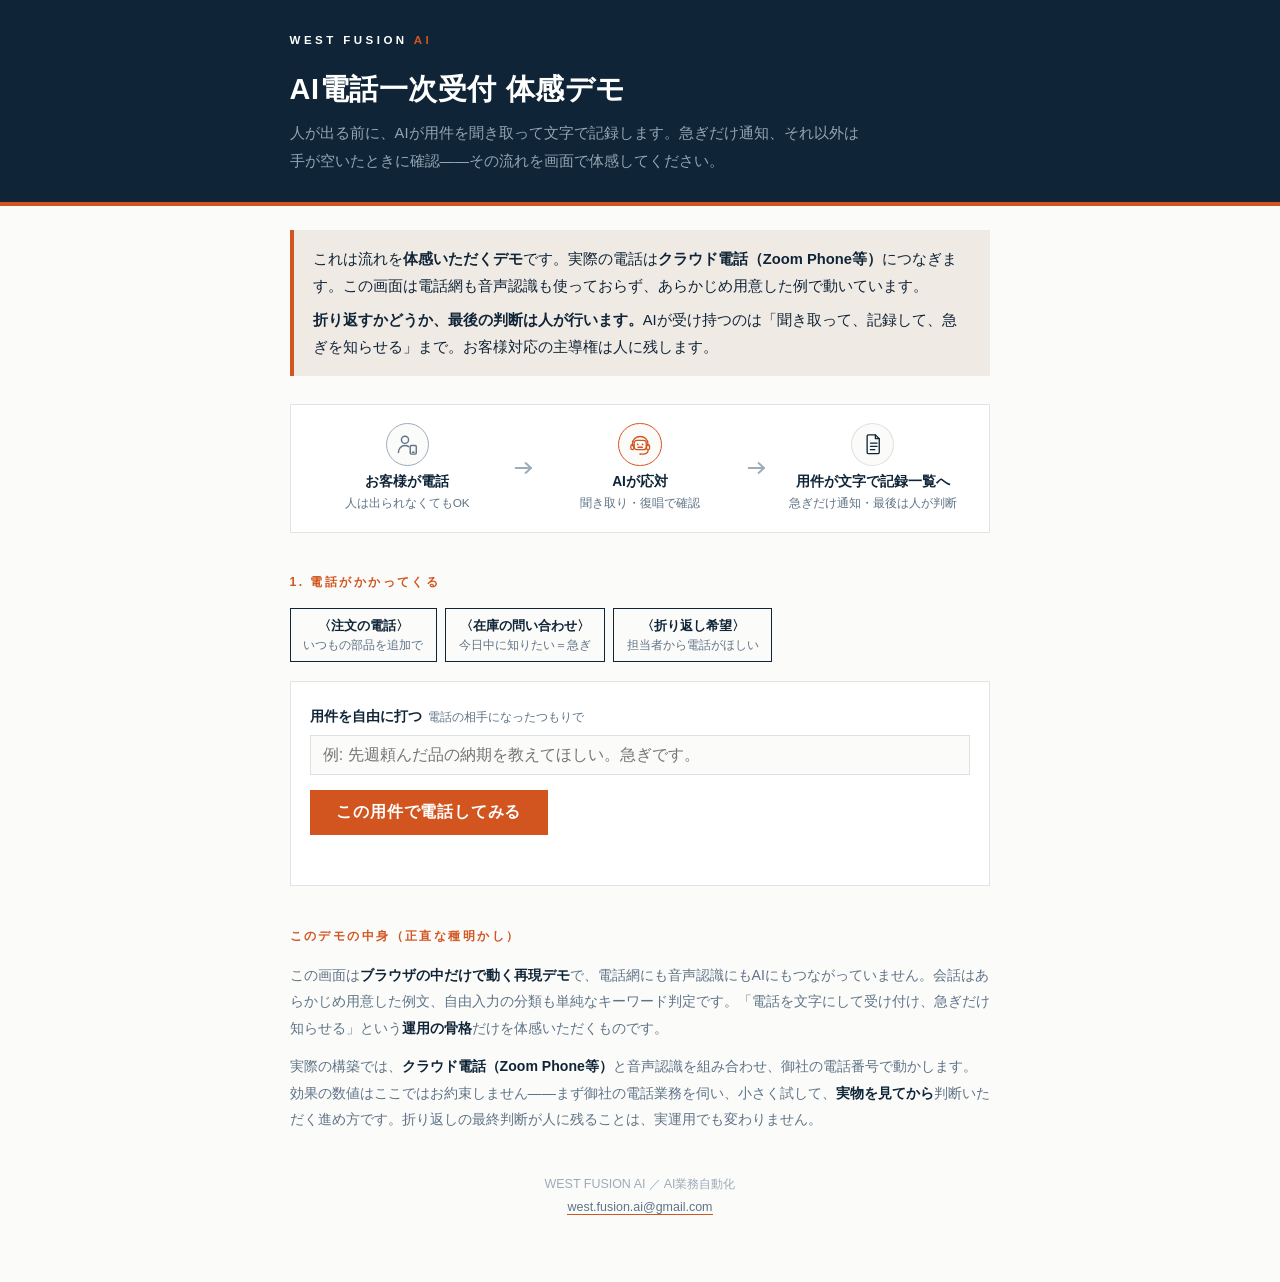
<file: phone-reception-demo/index.html>
<!DOCTYPE html>
<html lang="ja">
<head>
<meta charset="utf-8">
<meta name="viewport" content="width=device-width, initial-scale=1">
<meta name="robots" content="noindex, nofollow">
<title>AI電話一次受付 体感デモ — WEST FUSION AI</title>
<style>
  :root{
    /* 帯(ヘッダー)は両テーマとも常に濃紺で固定 */
    --band:#0F2436;
    --band-fg:#C3D0DA;
    --band-fg-strong:#FFFFFF;
    --band-muted:#93A5B3;
    --band-rule:rgba(255,255,255,.15);

    --ink:#0F2436;
    --ink-2:#17324A;
    --paper:#FBFBFA;
    --rust:#D2551F;
    --rust-soft:#F0EAE5;
    --steel:#5F7386;
    --steel-pale:#9DACB9;
    --rule:rgba(15,36,54,.12);
    --card:#FFFFFF;
    --jp:"Yu Gothic","游ゴシック体",YuGothic,"Hiragino Kaku Gothic ProN","Noto Sans JP",Meiryo,sans-serif;
    --en:"Helvetica Neue",Arial,"Segoe UI",sans-serif;
  }
  @media (prefers-color-scheme: dark){
    :root{--paper:#101820;--card:#18222C;--ink:#E6ECF1;--ink-2:#FFFFFF;--steel:#9BAEBE;--steel-pale:#6D8090;--rule:rgba(255,255,255,.12);--rust-soft:#2A2018;}
  }
  :root[data-theme="dark"]{--paper:#101820;--card:#18222C;--ink:#E6ECF1;--ink-2:#FFFFFF;--steel:#9BAEBE;--steel-pale:#6D8090;--rule:rgba(255,255,255,.12);--rust-soft:#2A2018;}
  :root[data-theme="light"]{--paper:#FBFBFA;--card:#FFFFFF;--ink:#0F2436;--ink-2:#17324A;--steel:#5F7386;--steel-pale:#9DACB9;--rule:rgba(15,36,54,.12);--rust-soft:#F0EAE5;}

  *{box-sizing:border-box}
  html,body{max-width:100%;overflow-x:hidden}
  body{
    margin:0;background:var(--paper);color:var(--ink);
    font-family:var(--jp);line-height:1.85;
    font-feature-settings:"palt" 1;-webkit-font-smoothing:antialiased;
  }
  .wrap{max-width:46rem;margin:0 auto;padding:0 1.1rem 4rem}

  /* header band */
  header{
    background:var(--band);color:var(--band-fg);
    padding:1.9rem 0 1.7rem;margin-bottom:1.5rem;
    border-bottom:4px solid var(--rust);
  }
  header .wrap{padding-bottom:0}
  .brand{
    font-family:var(--en);font-weight:700;font-size:.72rem;
    letter-spacing:.3em;color:var(--band-fg-strong);margin:0 0 1rem;
  }
  .brand span{color:var(--rust)}
  h1{
    font-size:clamp(1.3rem,5vw,1.8rem);line-height:1.5;margin:0 0 .6rem;
    letter-spacing:.02em;text-wrap:balance;color:var(--band-fg-strong);font-weight:700;
  }
  .lede{margin:0;color:var(--band-muted);font-size:.92rem;max-width:36rem}

  /* honesty notice */
  .notice{
    background:var(--rust-soft);border-left:4px solid var(--rust);
    padding:1rem 1.2rem;margin:0 0 1.75rem;font-size:.92rem;line-height:1.8;
  }
  .notice b{color:var(--ink)}
  .notice p{margin:0}
  .notice p + p{margin-top:.5rem}

  h2{
    font-size:.76rem;font-family:var(--en);letter-spacing:.2em;text-transform:uppercase;
    color:var(--rust);margin:2.4rem 0 .9rem;font-weight:700;
  }

  /* flow diagram (お客様→AI→記録一覧) */
  .flow{
    background:var(--card);border:1px solid var(--rule);
    padding:1.1rem 1rem 1.2rem;margin:0 0 1.75rem;
    display:flex;flex-wrap:wrap;gap:.6rem .35rem;align-items:center;justify-content:center;
  }
  .flow-step{
    flex:1 1 9rem;min-width:8.5rem;max-width:12.5rem;
    display:flex;flex-direction:column;align-items:center;gap:.1rem;text-align:center;
  }
  .flow-icon{
    display:flex;align-items:center;justify-content:center;
    width:2.7rem;height:2.7rem;border-radius:50%;
    border:1.5px solid var(--rule);background:var(--paper);margin-bottom:.3rem;
  }
  .flow-icon svg{width:1.65rem;height:1.65rem;display:block}
  .flow-cust .flow-icon{color:var(--steel);border-color:var(--steel-pale)}
  .flow-ai .flow-icon{color:var(--rust);border-color:var(--rust)}
  .flow-rec .flow-icon{color:var(--ink);border-color:var(--rule)}
  .flow-t{font-size:.86rem;font-weight:700;color:var(--ink);line-height:1.5}
  .flow-s{font-size:.74rem;color:var(--steel);line-height:1.55}
  .flow-arrow{flex:0 0 auto;color:var(--steel-pale)}
  .flow-arrow svg{width:1.35rem;height:1rem;display:block}
  @media (max-width:33rem){
    .flow{flex-direction:column;gap:.35rem}
    .flow-step{max-width:none;min-width:0;flex:0 0 auto}
    .flow-arrow svg{transform:rotate(90deg)}
  }

  /* scenario buttons + free input */
  .panel{
    background:var(--card);border:1px solid var(--rule);
    padding:1.3rem 1.2rem 1.5rem;
  }
  .presets{display:flex;flex-wrap:wrap;gap:.5rem;margin:.2rem 0 1.2rem}
  .preset{
    font-family:var(--jp);font-size:.84rem;font-weight:700;cursor:pointer;
    color:var(--ink);background:transparent;
    border:1.5px solid var(--ink);padding:.45rem .8rem;line-height:1.5;
    transition:background .15s ease,color .15s ease;
  }
  .preset:hover,.preset:focus-visible{background:var(--ink);color:var(--paper)}
  .preset small{display:block;font-weight:400;font-size:.72rem;color:var(--steel)}
  .preset:hover small,.preset:focus-visible small{color:var(--paper)}

  .field{margin:0}
  label{display:block;font-size:.88rem;font-weight:700;margin-bottom:.35rem}
  label small{font-weight:400;color:var(--steel);font-size:.78rem;margin-left:.4rem}
  input[type="text"]{
    width:100%;padding:.65rem .75rem;font-size:1rem;font-family:var(--jp);
    color:var(--ink);background:var(--paper);
    border:1px solid var(--rule);border-radius:0;appearance:auto;
  }
  input[type="text"]:focus-visible,button:focus-visible,a:focus-visible{
    outline:2px solid var(--rust);outline-offset:2px;
  }
  .actions{display:flex;flex-wrap:wrap;gap:.6rem;align-items:center;margin-top:.9rem}
  .btn-main{
    font-family:var(--jp);font-size:1rem;font-weight:700;cursor:pointer;
    color:#fff;background:var(--rust);border:1.5px solid var(--rust);
    padding:.7rem 1.6rem;letter-spacing:.05em;
    transition:opacity .15s ease;
  }
  .btn-main:hover,.btn-main:focus-visible{opacity:.88}
  .btn-sub{
    font-family:var(--jp);font-size:.88rem;font-weight:700;cursor:pointer;
    color:var(--ink);background:transparent;border:1.5px solid var(--ink);
    padding:.55rem 1rem;
    transition:background .15s ease,color .15s ease;
  }
  .btn-sub:hover:not(:disabled),.btn-sub:focus-visible:not(:disabled){background:var(--ink);color:var(--paper)}
  .btn-sub:disabled{opacity:.4;cursor:not-allowed}
  .err{color:var(--rust);font-size:.86rem;font-weight:700;margin:.6rem 0 0;min-height:1.2em}

  /* call log (受話バブル) */
  .call{
    background:var(--card);border:1px solid var(--rule);border-top:3px solid var(--rust);
    padding:1rem 1rem 1.2rem;margin-top:1rem;
  }
  .call-head{
    display:flex;flex-wrap:wrap;gap:.4rem 1rem;align-items:baseline;
    padding-bottom:.6rem;border-bottom:1px dashed var(--rule);margin-bottom:.9rem;
  }
  .call-head .k{
    font-family:var(--en);font-size:.68rem;letter-spacing:.16em;text-transform:uppercase;
    color:var(--rust);font-weight:700;
  }
  .call-head .caller-name{font-size:.86rem;color:var(--steel)}
  .log{list-style:none;margin:0;padding:0;display:flex;flex-direction:column;gap:.7rem}
  .log li{max-width:88%;min-width:0}
  .log .who{
    display:block;font-family:var(--en);font-size:.64rem;letter-spacing:.14em;
    text-transform:uppercase;font-weight:700;margin-bottom:.15rem;
  }
  .log .bubble{
    display:inline-block;padding:.55rem .85rem;font-size:.92rem;line-height:1.75;
    overflow-wrap:anywhere;word-break:break-word;
  }
  .log li.ai{align-self:flex-start}
  .log li.ai .who{color:var(--rust)}
  .log li.ai .bubble{
    background:var(--rust-soft);border:1px solid var(--rule);
    border-left:3px solid var(--rust);
  }
  .log li.caller{align-self:flex-end;text-align:right}
  .log li.caller .who{color:var(--steel-pale)}
  .log li.caller .bubble{
    background:var(--paper);border:1px solid var(--rule);
    border-right:3px solid var(--steel);text-align:left;
  }
  .log li.sys{align-self:center;max-width:100%;text-align:center}
  .log li.sys .bubble{
    background:transparent;border:none;padding:.1rem 0;
    font-size:.8rem;color:var(--steel-pale);
  }
  /* 話者アバター（AI=左・錆 / お客様=右・steel） */
  .log li.ai,.log li.caller{display:flex;gap:.55rem;align-items:flex-start}
  .log li.caller{flex-direction:row-reverse}
  .avatar{
    flex:0 0 auto;width:2.15rem;height:2.15rem;border-radius:50%;
    border:1.5px solid var(--rule);background:var(--card);
    display:flex;align-items:center;justify-content:center;margin-top:.15rem;
  }
  .avatar svg{width:1.45rem;height:1.45rem;display:block}
  .log li.ai .avatar{color:var(--rust);border-color:var(--rust)}
  .log li.caller .avatar{color:var(--steel);border-color:var(--steel-pale)}
  .msg{display:block;min-width:0}
  .log li{animation:rise .3s ease both}
  @keyframes rise{from{opacity:0;transform:translateY(4px)}to{opacity:1;transform:none}}
  @media (prefers-reduced-motion: reduce){
    .log li{animation:none}
    .btn-main,.btn-sub,.preset{transition:none}
  }
  /* 急ぎ通知の演出（静かに） */
  .notify{
    margin-top:.9rem;border:1.5px solid var(--rust);
    padding:.6rem .9rem;font-size:.86rem;line-height:1.7;
  }
  .notify b{color:var(--rust)}
  .notify .quiet{color:var(--steel);font-size:.8rem;display:block}

  /* records table */
  .rec-head{display:flex;flex-wrap:wrap;gap:.5rem 1rem;align-items:baseline;margin:0 0 .6rem}
  .rec-head p{margin:0;font-size:.88rem;color:var(--steel)}
  .rec-head p b{color:var(--ink)}
  .tbl-scroll{overflow-x:auto;border:1px solid var(--rule);background:var(--card)}
  table{border-collapse:collapse;width:100%;min-width:38rem;font-size:.86rem}
  thead th{
    text-align:left;font-family:var(--en);font-size:.66rem;letter-spacing:.14em;
    text-transform:uppercase;color:var(--steel);font-weight:700;
    padding:.55rem .75rem;border-bottom:2px solid var(--rule);white-space:nowrap;
  }
  tbody td{
    padding:.55rem .75rem;border-bottom:1px solid var(--rule);
    vertical-align:top;line-height:1.65;
  }
  tbody tr:last-child td{border-bottom:none}
  tbody td:nth-child(1),tbody td:nth-child(2),tbody td:nth-child(4),tbody td:nth-child(6){white-space:nowrap}
  tbody tr.is-urgent td:first-child{border-left:3px solid var(--rust)}
  .badge{
    display:inline-block;font-size:.72rem;font-weight:700;letter-spacing:.06em;
    padding:.08rem .5rem;white-space:nowrap;
  }
  .badge.urgent{color:#fff;background:var(--rust)}
  .badge.later{color:var(--steel);border:1px solid var(--steel-pale)}
  .cb-yes{font-weight:700}
  .cb-no{color:var(--steel-pale)}
  .empty{margin:0;padding:1rem 1.1rem;font-size:.88rem;color:var(--steel-pale)}

  /* download area */
  .dl{
    margin-top:1.1rem;background:var(--card);border:1px solid var(--rule);
    padding:1rem 1.2rem;display:flex;flex-wrap:wrap;gap:.7rem;align-items:center;
  }
  .dl p{margin:0;font-size:.86rem;color:var(--steel);flex:1 1 14rem;line-height:1.7}
  .dl p b{color:var(--ink)}

  /* human-in-the-loop note */
  .human{
    margin-top:1.3rem;border:1.5px solid var(--rust);
    padding:.9rem 1.1rem;font-size:.9rem;line-height:1.8;
  }
  .human b{color:var(--rust)}

  /* how it works */
  .how{font-size:.88rem;color:var(--steel);line-height:1.9}
  .how p{margin:0 0 .7rem}
  .how b{color:var(--ink)}

  footer{margin-top:2.5rem;font-size:.78rem;color:var(--steel-pale);text-align:center;line-height:1.8}
  footer a{color:var(--steel);text-decoration:none;border-bottom:1px solid var(--rust)}
  .hidden{display:none}
</style>
</head>
<body>

<header>
  <div class="wrap">
    <p class="brand">WEST FUSION <span>AI</span></p>
    <h1>AI電話一次受付 体感デモ</h1>
    <p class="lede">人が出る前に、AIが用件を聞き取って文字で記録します。急ぎだけ通知、それ以外は手が空いたときに確認——その流れを画面で体感してください。</p>
  </div>
</header>

<main class="wrap">

  <section class="notice" aria-label="このデモについて">
    <p>これは流れを<b>体感いただくデモ</b>です。実際の電話は<b>クラウド電話（Zoom Phone等）</b>につなぎます。この画面は電話網も音声認識も使っておらず、あらかじめ用意した例で動いています。</p>
    <p><b>折り返すかどうか、最後の判断は人が行います。</b>AIが受け持つのは「聞き取って、記録して、急ぎを知らせる」まで。お客様対応の主導権は人に残します。</p>
  </section>

  <section class="flow" aria-label="全体の流れ: お客様が電話をかけると、AIが応対し、用件が文字で記録一覧に残ります">
    <div class="flow-step flow-cust">
      <span class="flow-icon" aria-hidden="true">
        <svg viewBox="0 0 48 48" fill="none" stroke="currentColor" stroke-width="2.6" stroke-linecap="round" stroke-linejoin="round">
          <circle cx="20" cy="16" r="6.5"/>
          <path d="M8 39c0-7.5 5.4-12.5 12-12.5 2.5 0 4.8.7 6.7 2"/>
          <rect x="29.5" y="26.5" width="11" height="15.5" rx="2"/>
          <path d="M33.5 38.6h3"/>
        </svg>
      </span>
      <span class="flow-t">お客様が電話</span>
      <span class="flow-s">人は出られなくてもOK</span>
    </div>
    <span class="flow-arrow" aria-hidden="true">
      <svg viewBox="0 0 24 16" fill="none" stroke="currentColor" stroke-width="2.2" stroke-linecap="round" stroke-linejoin="round"><path d="M3 8h17"/><path d="M14 2.5 20 8l-6 5.5"/></svg>
    </span>
    <div class="flow-step flow-ai">
      <span class="flow-icon" aria-hidden="true">
        <svg viewBox="0 0 48 48" fill="none" stroke="currentColor" stroke-width="2.4" stroke-linecap="round" stroke-linejoin="round">
          <rect x="13" y="17" width="22" height="17" rx="5"/>
          <circle cx="19.5" cy="24.5" r="1.6" fill="currentColor" stroke="none"/>
          <circle cx="28.5" cy="24.5" r="1.6" fill="currentColor" stroke="none"/>
          <path d="M20 29.5h8"/>
          <path d="M10 27v-4c0-7.7 6.3-13 14-13s14 5.3 14 13v4"/>
          <rect x="7" y="25" width="5.5" height="9" rx="2.5"/>
          <rect x="35.5" y="25" width="5.5" height="9" rx="2.5"/>
          <path d="M38.5 34q0 8-10 8h-3"/>
          <circle cx="24" cy="42" r="1.7" fill="currentColor" stroke="none"/>
        </svg>
      </span>
      <span class="flow-t">AIが応対</span>
      <span class="flow-s">聞き取り・復唱で確認</span>
    </div>
    <span class="flow-arrow" aria-hidden="true">
      <svg viewBox="0 0 24 16" fill="none" stroke="currentColor" stroke-width="2.2" stroke-linecap="round" stroke-linejoin="round"><path d="M3 8h17"/><path d="M14 2.5 20 8l-6 5.5"/></svg>
    </span>
    <div class="flow-step flow-rec">
      <span class="flow-icon" aria-hidden="true">
        <svg viewBox="0 0 48 48" fill="none" stroke="currentColor" stroke-width="2.4" stroke-linecap="round" stroke-linejoin="round">
          <path d="M13 9a2 2 0 0 1 2-2h13l7 7v25a2 2 0 0 1-2 2H15a2 2 0 0 1-2-2Z"/>
          <path d="M28 7v7h7"/>
          <path d="M19 22h12"/><path d="M19 28h12"/><path d="M19 34h8"/>
        </svg>
      </span>
      <span class="flow-t">用件が文字で記録一覧へ</span>
      <span class="flow-s">急ぎだけ通知・最後は人が判断</span>
    </div>
  </section>

  <h2>1. 電話がかかってくる</h2>

  <div class="presets" role="group" aria-label="シナリオを選ぶ">
    <button type="button" class="preset" data-scenario="order">
      〈注文の電話〉<small>いつもの部品を追加で</small>
    </button>
    <button type="button" class="preset" data-scenario="stock">
      〈在庫の問い合わせ〉<small>今日中に知りたい＝急ぎ</small>
    </button>
    <button type="button" class="preset" data-scenario="callback">
      〈折り返し希望〉<small>担当者から電話がほしい</small>
    </button>
  </div>

  <form id="freeForm" class="panel" novalidate>
    <div class="field">
      <label for="freeText">用件を自由に打つ<small>電話の相手になったつもりで</small></label>
      <input type="text" id="freeText" autocomplete="off" placeholder="例: 先週頼んだ品の納期を教えてほしい。急ぎです。">
    </div>
    <div class="actions">
      <button type="submit" class="btn-main" id="freeBtn">この用件で電話してみる</button>
    </div>
    <p class="err" id="err" role="alert" aria-live="polite"></p>
  </form>

  <section id="callSec" class="hidden">
    <h2>2. AIが応対する様子</h2>
    <div class="call">
      <div class="call-head">
        <span class="k">Incoming Call</span>
        <span class="caller-name" id="callerLabel"></span>
      </div>
      <ol class="log" id="log" role="log" aria-live="polite"></ol>
      <div class="notify hidden" id="notify">
        <b>▲ 急ぎ</b>　担当者のスマホにだけ、いま通知が飛びます。<span class="quiet">急ぎでない用件は通知しません。手が空いたときに、下の記録一覧を文字で確認して折り返す運用です。</span>
      </div>
    </div>
  </section>

  <section id="recSec" class="hidden">
    <h2>3. 記録一覧 — 電話が文字で貯まる</h2>
    <div class="rec-head">
      <p>受け付けた電話（現在 <b id="rowCount">0</b> 件）。<b>電話に出られなくても、用件は逃しません。</b></p>
    </div>
    <div class="tbl-scroll" tabindex="0" aria-label="受付記録の一覧（横にスクロールできます）">
      <table>
        <thead>
          <tr>
            <th scope="col">時刻</th>
            <th scope="col">発信者（仮名）</th>
            <th scope="col">用件の要約</th>
            <th scope="col">分類</th>
            <th scope="col">急ぎ度</th>
            <th scope="col">折り返し</th>
          </tr>
        </thead>
        <tbody id="recBody"></tbody>
      </table>
    </div>

    <div class="dl">
      <p><b>記録はそのまま一覧でお渡しできます。</b>実案件では、業務システムやスプレッドシートへの自動転記まで含めて設計します。</p>
      <button type="button" class="btn-sub" id="dlBtn" disabled>一覧をダウンロード（CSV / Excelで開けます）</button>
    </div>

    <p class="human">運用の芯はここです——<b>折り返すかどうか、誰が・いつ対応するかの最後の判断は、人が行います。</b>AIは一次受付と記録まで。お客様との関係を機械任せにしません。</p>
  </section>

  <h2>このデモの中身（正直な種明かし）</h2>
  <section class="how">
    <p>この画面は<b>ブラウザの中だけで動く再現デモ</b>で、電話網にも音声認識にもAIにもつながっていません。会話はあらかじめ用意した例文、自由入力の分類も単純なキーワード判定です。「電話を文字にして受け付け、急ぎだけ知らせる」という<b>運用の骨格</b>だけを体感いただくものです。</p>
    <p>実際の構築では、<b>クラウド電話（Zoom Phone等）</b>と音声認識を組み合わせ、御社の電話番号で動かします。効果の数値はここではお約束しません——まず御社の電話業務を伺い、小さく試して、<b>実物を見てから</b>判断いただく進め方です。折り返しの最終判断が人に残ることは、実運用でも変わりません。</p>
  </section>

  <footer>
    WEST FUSION AI ／ AI業務自動化<br>
    <a href="mailto:west.fusion.ai@gmail.com">west.fusion.ai@gmail.com</a>
  </footer>

</main>

<!-- 話者アバター（インラインSVGテンプレート。JSがcloneして応対ログの各バブルに付ける） -->
<template id="tplAiAvatar">
  <svg viewBox="0 0 48 48" fill="none" stroke="currentColor" stroke-width="2.8" stroke-linecap="round" stroke-linejoin="round" aria-hidden="true" focusable="false">
    <rect x="13" y="17" width="22" height="17" rx="5"/>
    <circle cx="19.5" cy="24.5" r="1.8" fill="currentColor" stroke="none"/>
    <circle cx="28.5" cy="24.5" r="1.8" fill="currentColor" stroke="none"/>
    <path d="M20 29.5h8"/>
    <path d="M10 27v-4c0-7.7 6.3-13 14-13s14 5.3 14 13v4"/>
    <rect x="7" y="25" width="5.5" height="9" rx="2.5"/>
    <rect x="35.5" y="25" width="5.5" height="9" rx="2.5"/>
    <path d="M38.5 34q0 8-10 8h-3"/>
    <circle cx="24" cy="42" r="1.9" fill="currentColor" stroke="none"/>
  </svg>
</template>
<template id="tplCallerAvatar">
  <svg viewBox="0 0 48 48" fill="none" stroke="currentColor" stroke-width="2.8" stroke-linecap="round" stroke-linejoin="round" aria-hidden="true" focusable="false">
    <circle cx="24" cy="16.5" r="7"/>
    <path d="M10 40c0-8 6.3-13 14-13s14 5 14 13"/>
  </svg>
</template>

<script>
(function(){
  "use strict";

  var $ = function(id){ return document.getElementById(id); };

  var REDUCED = window.matchMedia("(prefers-reduced-motion: reduce)");
  var STEP_MS = 1300;

  /* ---------- 発信者（仮名）ローテーション ---------- */
  var CALLERS = ["田中様", "佐藤様", "鈴木様", "高橋様", "伊藤様", "渡辺様"];
  var callerIdx = 0;
  function nextCaller(){
    var name = CALLERS[callerIdx % CALLERS.length];
    callerIdx++;
    return name + "（仮名）";
  }

  /* ---------- シナリオ定義 ---------- */
  // steps: {who:"ai"|"caller"|"sys", text}
  var SCENARIOS = {
    order: {
      label: "注文の電話",
      category: "注文",
      urgent: false,
      callback: true,
      summary: "品番A-102を20個、追加注文。納品希望は今週金曜。",
      callerSays: "いつもお願いしている部品の追加注文です。品番A-102を20個、今週の金曜までに納品してもらえますか。",
      confirm: "復唱します。品番A-102を20個、今週金曜の納品ご希望で承りました。相違ないでしょうか。",
      close: "承知しました。担当者が内容を確認のうえ、折り返しご連絡いたします。お電話ありがとうございました。"
    },
    stock: {
      label: "在庫の問い合わせ",
      category: "在庫",
      urgent: true,
      callback: true,
      summary: "型番S-330の在庫有無を確認したい。今日中に回答希望＝急ぎ。",
      callerSays: "型番S-330の在庫はありますか。今日中に分かると助かります。急ぎです。",
      confirm: "復唱します。型番S-330の在庫確認、本日中のご回答希望＝お急ぎとして承りました。相違ないでしょうか。",
      close: "承知しました。お急ぎのため、担当者へすぐに通知いたします。お電話ありがとうございました。"
    },
    callback: {
      label: "折り返し希望",
      category: "折り返し",
      urgent: false,
      callback: true,
      summary: "見積の件で担当者から折り返し希望。急ぎではない。",
      callerSays: "先日の見積の件で、担当の方から折り返しお電話をいただけますか。急ぎではありません。",
      confirm: "復唱します。お見積の件で担当者からの折り返しご希望、お急ぎではないと承りました。相違ないでしょうか。",
      close: "承知しました。担当者の手が空き次第、折り返しご連絡いたします。お電話ありがとうございました。"
    }
  };

  /* ---------- 自由入力の簡易分類（正直な種明かし: キーワード判定のみ） ---------- */
  function classifyFree(text){
    var cat = "その他";
    if (/注文|発注|追加|購入/.test(text)) cat = "注文";
    else if (/在庫|納期|入荷|あるか|ありますか/.test(text)) cat = "在庫";
    else if (/折り返し|折返|かけ直|電話がほしい|電話が欲しい|連絡がほしい|連絡が欲しい/.test(text)) cat = "折り返し";
    var urgent = /急ぎ|至急|今日中|本日中|すぐ|大至急|早急/.test(text);
    return { cat: cat, urgent: urgent };
  }

  function truncate(s, n){
    return s.length > n ? s.slice(0, n) + "…" : s;
  }

  /* ---------- 会話ステップの逐次表示 ---------- */
  var timers = [];
  function clearTimers(){
    for (var i = 0; i < timers.length; i++) clearTimeout(timers[i]);
    timers = [];
  }

  function makeAvatar(who){
    // 静的なSVGテンプレート(HTML内)をcloneするだけ。ユーザー入力は一切通らない
    var tpl = $(who === "ai" ? "tplAiAvatar" : "tplCallerAvatar");
    var span = document.createElement("span");
    span.className = "avatar";
    span.setAttribute("aria-hidden", "true");
    if (tpl && tpl.content) span.appendChild(tpl.content.cloneNode(true));
    return span;
  }

  function addLine(who, label, text){
    var li = document.createElement("li");
    li.className = who;
    var box = li;
    if (who === "ai" || who === "caller"){
      li.appendChild(makeAvatar(who));
      box = document.createElement("span");
      box.className = "msg";
      li.appendChild(box);
    }
    if (label){
      var w = document.createElement("span");
      w.className = "who";
      w.textContent = label;
      box.appendChild(w);
    }
    var b = document.createElement("span");
    b.className = "bubble";
    b.textContent = text;
    box.appendChild(b);
    $("log").appendChild(li);
  }

  function playCall(caller, sc, onDone){
    clearTimers();
    var log = $("log");
    while (log.firstChild) log.removeChild(log.firstChild);
    $("notify").classList.add("hidden");
    $("callerLabel").textContent = caller + " からの着信（例）";

    var callSec = $("callSec");
    var wasHidden = callSec.classList.contains("hidden");
    callSec.classList.remove("hidden");
    if (wasHidden){
      if (REDUCED.matches) callSec.scrollIntoView();
      else callSec.scrollIntoView({ behavior: "smooth", block: "start" });
    }

    var steps = [
      { who: "sys",    label: "",       text: "着信 — AIが応答（人は電話に出ていません）" },
      { who: "ai",     label: "AI",     text: "お電話ありがとうございます。ただいま担当者に代わり、AIがご用件を承ります。ご用件をお話しください。" },
      { who: "caller", label: "CALLER", text: sc.callerSays },
      { who: "ai",     label: "AI",     text: sc.confirm },
      { who: "caller", label: "CALLER", text: "はい、それでお願いします。" },
      { who: "ai",     label: "AI",     text: sc.close },
      { who: "sys",    label: "",       text: "受付完了 — 下の記録一覧に1行追加されました" }
    ];

    if (REDUCED.matches){
      for (var i = 0; i < steps.length; i++) addLine(steps[i].who, steps[i].label, steps[i].text);
      onDone();
      return;
    }
    for (var j = 0; j < steps.length; j++){
      (function(step, idx){
        timers.push(setTimeout(function(){
          addLine(step.who, step.label, step.text);
          if (idx === steps.length - 1) onDone();
        }, idx * STEP_MS));
      })(steps[j], j);
    }
  }

  /* ---------- 記録一覧 ---------- */
  var records = [];

  function nowHM(){
    var d = new Date();
    var p = function(n){ return (n < 10 ? "0" : "") + n; };
    return p(d.getHours()) + ":" + p(d.getMinutes());
  }

  function addRecord(caller, sc){
    var rec = {
      time: nowHM(),
      caller: caller,
      summary: sc.summary,
      category: sc.category,
      urgent: sc.urgent,
      callback: sc.callback
    };
    records.push(rec);

    var tr = document.createElement("tr");
    if (rec.urgent) tr.className = "is-urgent";

    var cells = [rec.time, rec.caller, rec.summary, rec.category];
    for (var i = 0; i < cells.length; i++){
      var td = document.createElement("td");
      td.textContent = cells[i];
      tr.appendChild(td);
    }
    var tdU = document.createElement("td");
    var badge = document.createElement("span");
    badge.className = rec.urgent ? "badge urgent" : "badge later";
    badge.textContent = rec.urgent ? "急ぎ・通知済" : "あとで確認";
    tdU.appendChild(badge);
    tr.appendChild(tdU);

    var tdC = document.createElement("td");
    tdC.className = rec.callback ? "cb-yes" : "cb-no";
    tdC.textContent = rec.callback ? "要" : "不要";
    tr.appendChild(tdC);

    $("recBody").appendChild(tr);
    $("rowCount").textContent = String(records.length);
    $("dlBtn").disabled = false;
    $("recSec").classList.remove("hidden");

    if (rec.urgent) $("notify").classList.remove("hidden");
  }

  /* ---------- シナリオボタン ---------- */
  var presets = document.querySelectorAll(".preset");
  for (var i = 0; i < presets.length; i++){
    presets[i].addEventListener("click", function(){
      var sc = SCENARIOS[this.dataset.scenario];
      if (!sc) return;
      $("err").textContent = "";
      var caller = nextCaller();
      playCall(caller, sc, function(){ addRecord(caller, sc); });
    });
  }

  /* ---------- 自由入力 ---------- */
  $("freeForm").addEventListener("submit", function(e){
    e.preventDefault();
    var text = $("freeText").value.trim();
    if (!text){
      $("err").textContent = "用件をひとこと入力してください。";
      $("freeText").focus();
      return;
    }
    $("err").textContent = "";
    var cls = classifyFree(text);
    var sc = {
      label: "自由入力",
      category: cls.cat,
      urgent: cls.urgent,
      callback: true,
      summary: truncate(text, 40) + (cls.urgent ? "（急ぎ）" : ""),
      callerSays: text,
      confirm: "復唱します。「" + truncate(text, 60) + "」——" +
               (cls.urgent ? "お急ぎのご用件として承りました。" : "承りました。") +
               "相違ないでしょうか。",
      close: cls.urgent
        ? "承知しました。お急ぎのため、担当者へすぐに通知いたします。お電話ありがとうございました。"
        : "承知しました。担当者が内容を確認のうえ、折り返しご連絡いたします。お電話ありがとうございました。"
    };
    var caller = nextCaller();
    playCall(caller, sc, function(){ addRecord(caller, sc); });
  });

  /* ---------- CSV download (UTF-8 BOM: Excelでそのまま開ける) ---------- */
  function csvField(v){
    return '"' + String(v).replace(/"/g, '""') + '"';
  }
  $("dlBtn").addEventListener("click", function(){
    if (records.length === 0) return;
    var rows = [["受付時刻","発信者（仮名）","用件の要約","分類","急ぎ度","折り返し要否"]];
    for (var i = 0; i < records.length; i++){
      var r = records[i];
      rows.push([r.time, r.caller, r.summary, r.category, r.urgent ? "急ぎ" : "通常", r.callback ? "要" : "不要"]);
    }
    var csv = rows.map(function(r){ return r.map(csvField).join(","); }).join("\r\n");
    var blob = new Blob(["\uFEFF" + csv], { type: "text/csv;charset=utf-8" });
    var url = URL.createObjectURL(blob);
    var a = document.createElement("a");
    a.href = url;
    a.download = "電話受付_記録一覧.csv";
    document.body.appendChild(a);
    a.click();
    document.body.removeChild(a);
    setTimeout(function(){ URL.revokeObjectURL(url); }, 1000);
  });

})();
</script>
</body>
</html>
</file>
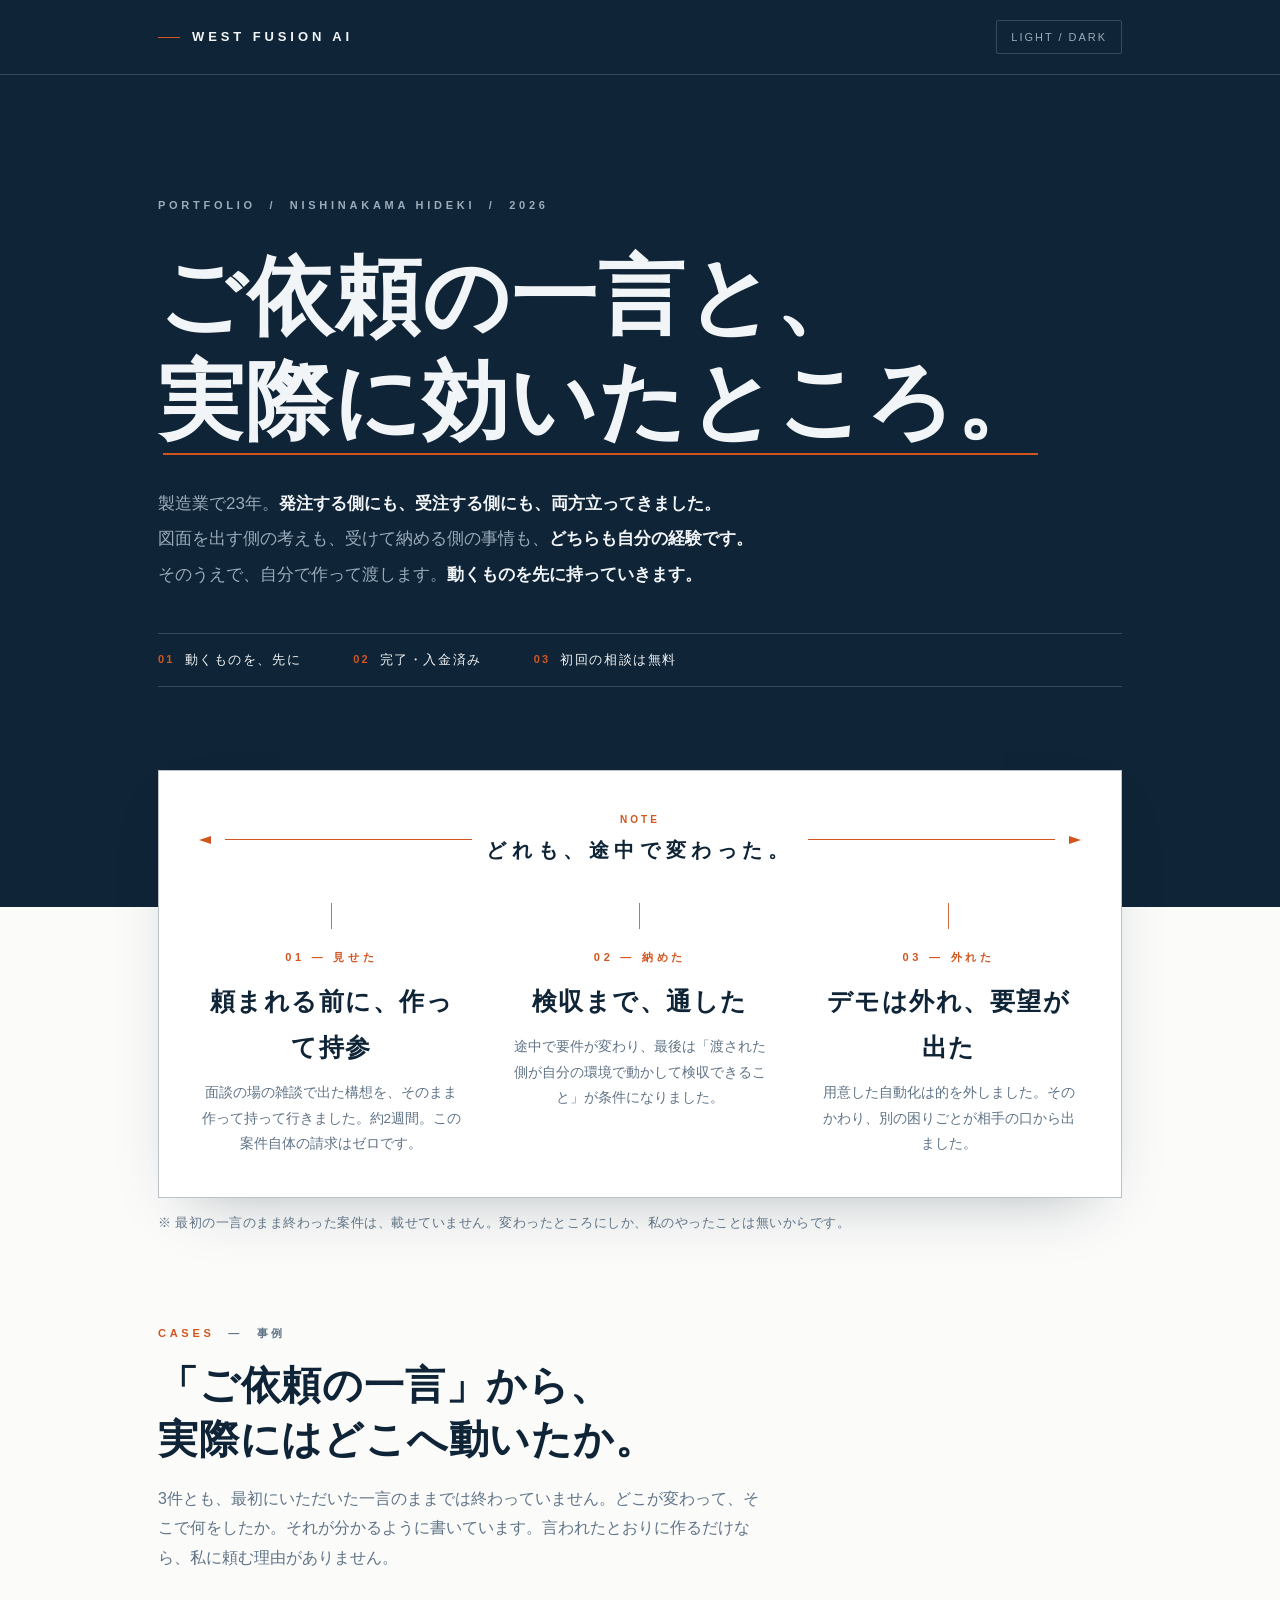
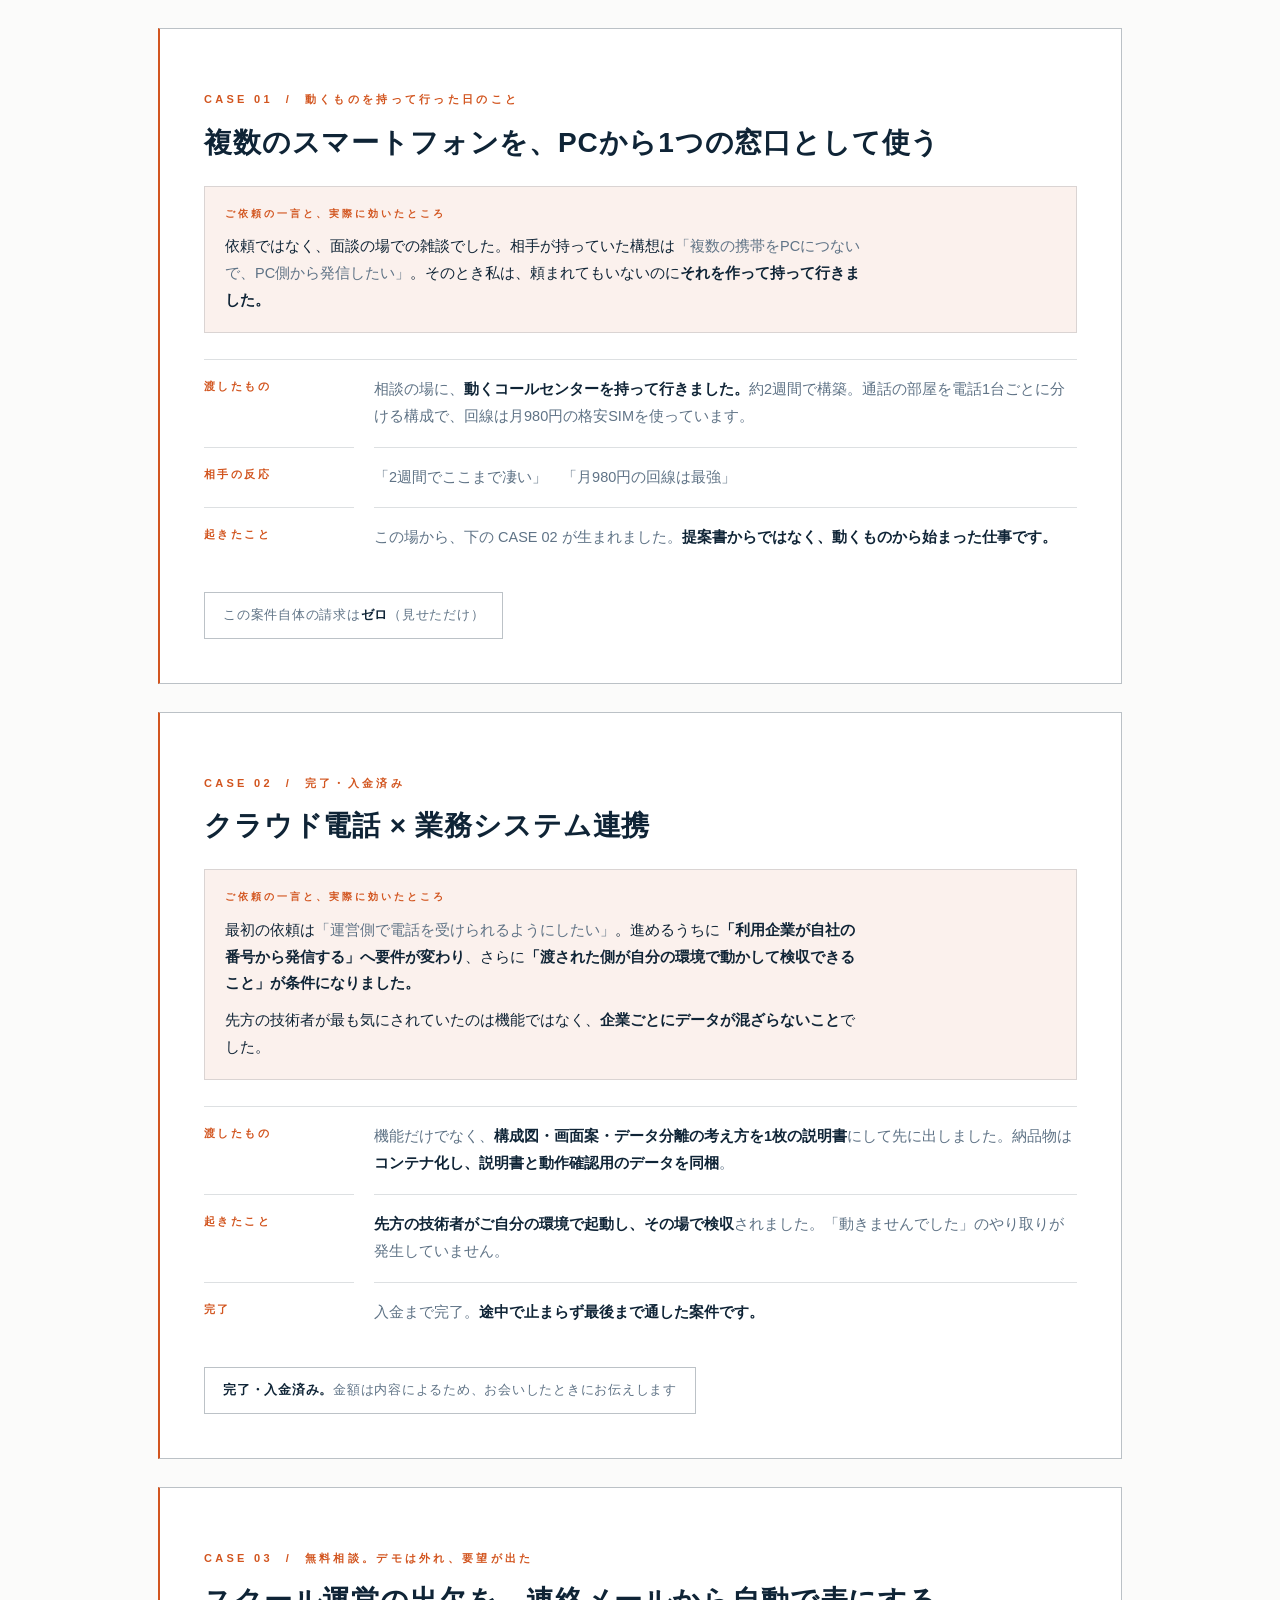
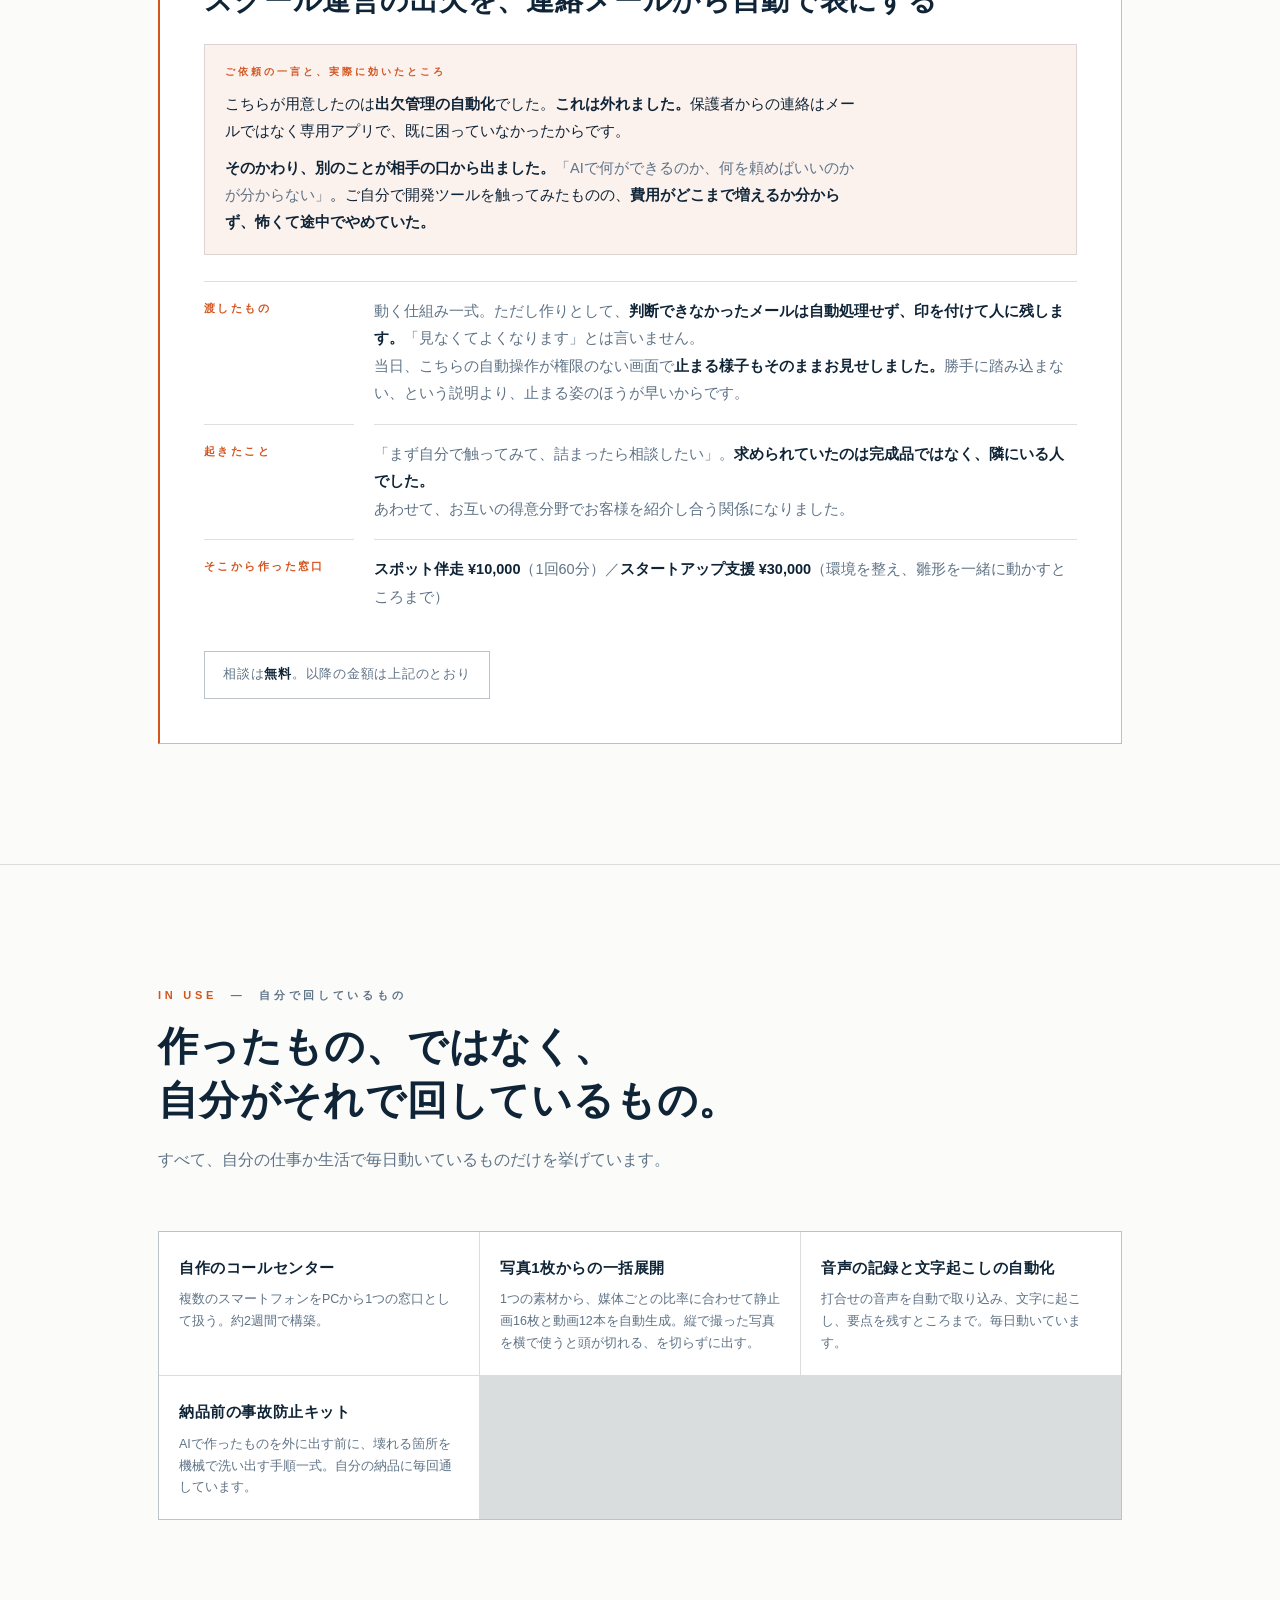
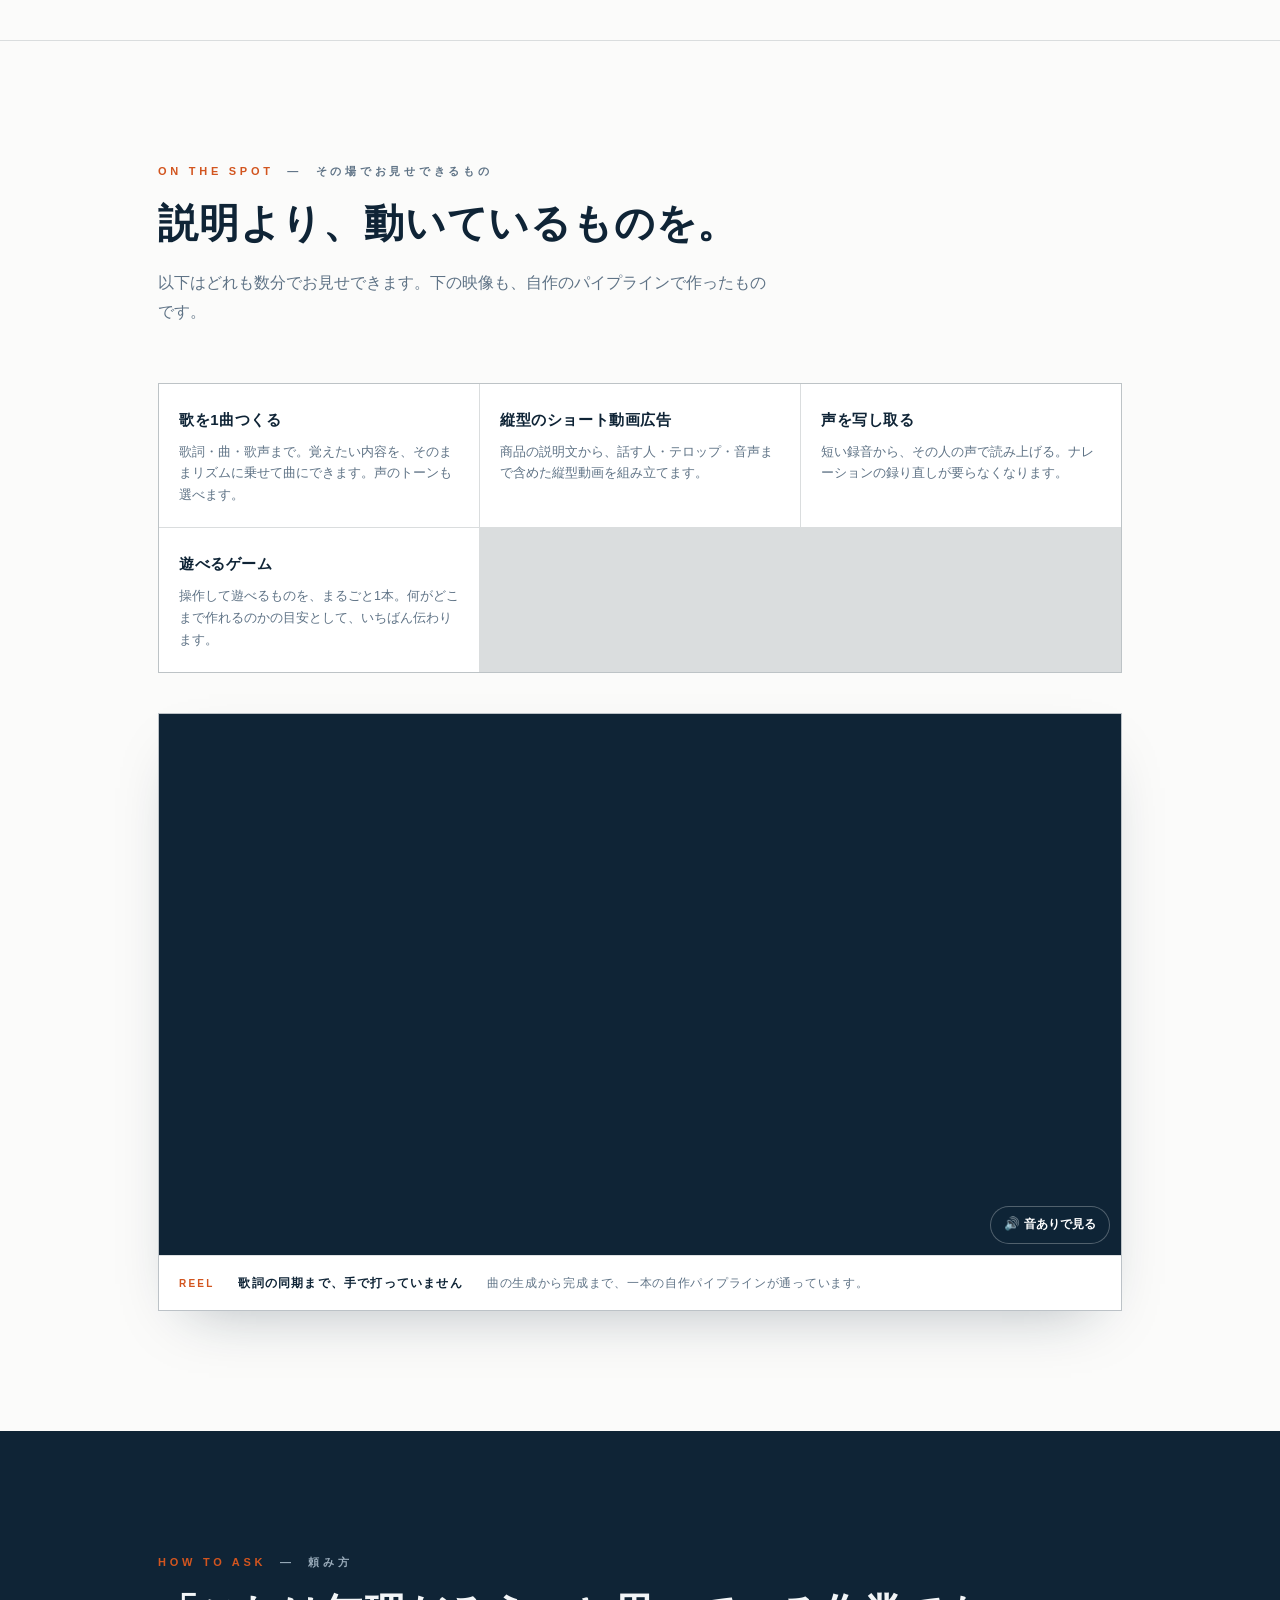
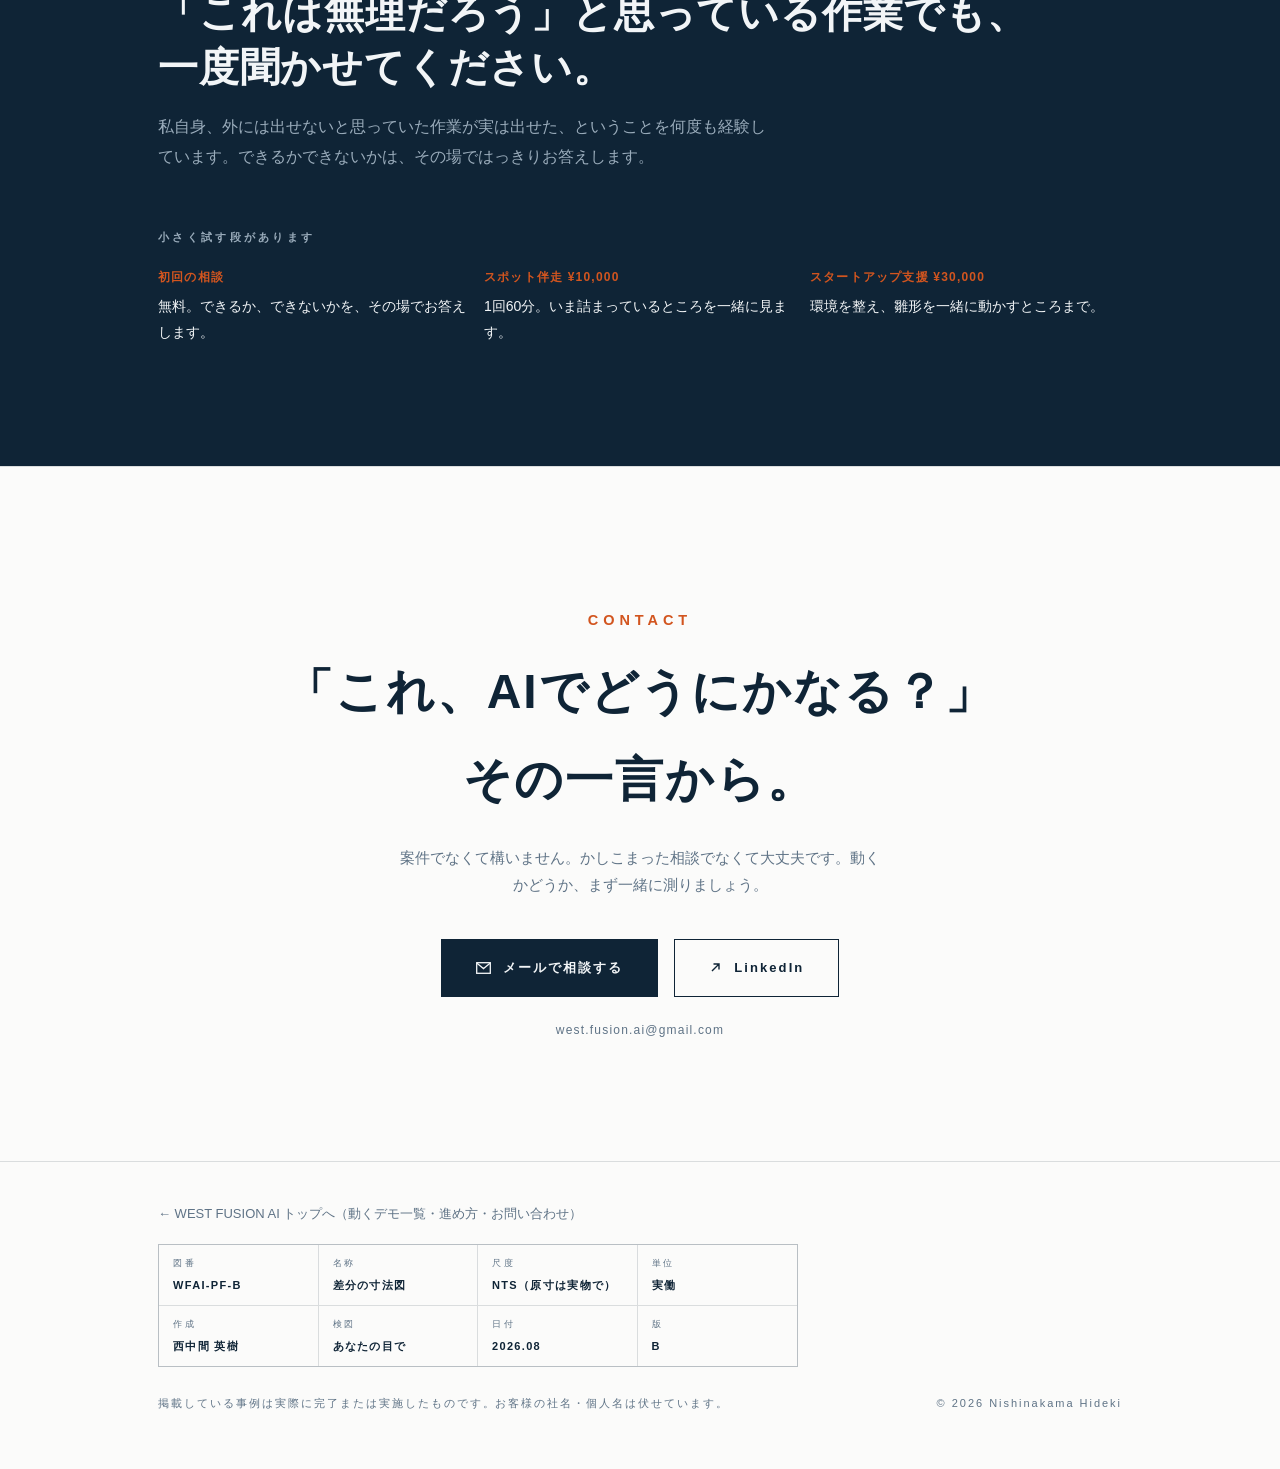
<file: portfolio/index.html>
﻿<!DOCTYPE html>
<html lang="ja">
<head>
<meta charset="UTF-8">
<meta name="viewport" content="width=device-width, initial-scale=1">
<meta name="robots" content="noindex,nofollow">
<title>WEST FUSION AI — ご依頼の一言と、実際に効いたところ。</title>
<style>
  /* ================= tokens ================= */
  :root{
    --band:#0F2436;
    --rust:#D2551F;
    --paper:#FBFBFA;
    --card:#FFFFFF;
    --ink:#0F2436;
    --steel:#5F7386;
    --hair:rgba(15,36,54,.14);
    --hair-strong:rgba(15,36,54,.28);
    --band-ink:#F2F5F7;
    --band-steel:#9AACBB;
    --band-hair:rgba(242,245,247,.18);
    color-scheme: light dark;
  }
  @media (prefers-color-scheme: dark){
    :root{
      --paper:#0B141D;
      --card:#101E2B;
      --ink:#E9EDF0;
      --steel:#93A5B3;
      --hair:rgba(233,237,240,.14);
      --hair-strong:rgba(233,237,240,.3);
    }
  }
  :root[data-theme="dark"]{
    color-scheme:dark;
    --paper:#0B141D;
    --card:#101E2B;
    --ink:#E9EDF0;
    --steel:#93A5B3;
    --hair:rgba(233,237,240,.14);
    --hair-strong:rgba(233,237,240,.3);
  }
  :root[data-theme="light"]{
    color-scheme:light;
    --paper:#FBFBFA;
    --card:#FFFFFF;
    --ink:#0F2436;
    --steel:#5F7386;
    --hair:rgba(15,36,54,.14);
    --hair-strong:rgba(15,36,54,.28);
  }

  /* ================= base ================= */
  *,*::before,*::after{box-sizing:border-box;margin:0;padding:0}
  html{scroll-behavior:smooth}
  body{
    font-family:"Helvetica Neue",Helvetica,Arial,"Yu Gothic","YuGothic","Hiragino Kaku Gothic ProN","Meiryo",sans-serif;
    font-feature-settings:"palt" 1;
    background:var(--paper);
    color:var(--ink);
    line-height:1.85;
    -webkit-text-size-adjust:100%;
    overflow-x:hidden;
  }
  img,svg,iframe{max-width:100%}
  a{color:inherit}
  ::selection{background:var(--rust);color:#fff}

  .wrap{max-width:1060px;margin:0 auto;padding:0 clamp(20px,5vw,48px)}

  .eyebrow{
    font-size:11px;letter-spacing:.34em;text-transform:uppercase;
    color:var(--steel);font-weight:600;
  }
  .eyebrow .no{color:var(--rust)}
  .sec{padding:clamp(64px,10vw,120px) 0}
  .sec + .sec{border-top:1px solid var(--hair)}
  .sec-head{margin-bottom:clamp(32px,5vw,56px)}
  .sec-head h2{
    font-size:clamp(26px,4vw,40px);
    line-height:1.35;letter-spacing:.02em;font-weight:700;
    margin-top:14px;
  }
  .sec-head p.lead{
    margin-top:18px;max-width:38em;color:var(--steel);
    font-size:clamp(14px,1.6vw,16px);
  }

  /* ================= header ================= */
  header.top{
    background:var(--band);color:var(--band-ink);
    border-bottom:1px solid var(--band-hair);
  }
  .topbar{
    display:flex;align-items:center;justify-content:space-between;
    flex-wrap:wrap;gap:12px 16px;
    padding:20px clamp(20px,5vw,48px);
    max-width:1060px;margin:0 auto;
  }
  .logo{
    font-size:13px;letter-spacing:.3em;font-weight:700;text-transform:uppercase;
    display:flex;align-items:center;gap:12px;
  }
  .logo i{display:block;width:22px;height:1px;background:var(--rust)}
  a.logo{text-decoration:none;color:inherit}
  a.logo:hover,a.logo:focus-visible{color:var(--rust);outline:none}
  a.logo:hover i,a.logo:focus-visible i{width:30px;transition:width .15s ease}
  .theme-btn{
    appearance:none;background:none;border:1px solid var(--band-hair);
    color:var(--band-steel);font:inherit;font-size:11px;letter-spacing:.18em;
    padding:6px 14px;border-radius:2px;cursor:pointer;
  }
  .theme-btn:hover{color:var(--band-ink);border-color:var(--band-ink)}

  /* ================= hero ================= */
  .hero{
    background:var(--band);color:var(--band-ink);
    padding:clamp(64px,10vw,120px) 0 clamp(140px,18vw,220px);
    position:relative;
  }
  .hero .eyebrow{color:var(--band-steel)}
  .hero h1{
    font-size:clamp(40px,8.2vw,86px);
    line-height:1.22;letter-spacing:.015em;font-weight:700;
    margin-top:28px;
  }
  .hero h1 em{font-style:normal;position:relative;white-space:nowrap}
  .hero h1 em::after{
    content:"";position:absolute;left:.06em;right:.06em;bottom:-.08em;
    height:2px;background:var(--rust);
  }
  .hero p.lede{
    margin-top:32px;max-width:36em;color:var(--band-steel);
    font-size:clamp(14px,1.8vw,17px);line-height:2.1;
  }
  .hero p.lede .hl{color:var(--band-ink);font-weight:700}
  .hero .chips{
    margin-top:40px;display:flex;flex-wrap:wrap;gap:0;
    border-top:1px solid var(--band-hair);
    border-bottom:1px solid var(--band-hair);
  }
  .hero .chips span{
    padding:14px 26px 14px 0;margin-right:26px;
    font-size:13px;letter-spacing:.12em;color:var(--band-ink);
    display:flex;align-items:center;gap:10px;
  }
  .hero .chips b{color:var(--rust);font-weight:700;font-size:11px;letter-spacing:.2em}

  /* film card overlapping out of band */
  .film-pull{
    margin-top:calc(clamp(140px,18vw,220px) * -0.62);
    position:relative;z-index:2;
    padding-bottom:clamp(56px,8vw,88px);
  }
  .film-card{
    background:var(--card);
    border:1px solid var(--hair-strong);
    box-shadow:0 24px 60px -30px rgba(15,36,54,.35);
  }
  .film-frame{aspect-ratio:16/9;background:var(--band);position:relative}
  .film-frame iframe{width:100%;height:100%;display:block;border:0}
  /* クリック再生ファサード：公開時は外部リクエストゼロ・自ブランドのポスター。
     クリックで初めて動画(youtube-nocookie)を読み込む＝匿名chと自動で紐づかない。 */
  .film-play{
    position:absolute;inset:0;width:100%;height:100%;border:0;cursor:pointer;
    background:radial-gradient(130% 120% at 72% 18%, rgba(210,85,31,.16), transparent 58%), var(--band);
    color:var(--band-ink);font-family:inherit;text-decoration:none;
    display:flex;flex-direction:column;align-items:center;justify-content:center;gap:14px;
  }
  .film-play::before{
    content:"LYRIC MV";position:absolute;top:16px;left:18px;
    font-size:10px;letter-spacing:.34em;color:var(--rust);font-weight:700;
  }
  .film-play .ring{
    width:64px;height:64px;border:1.5px solid var(--rust);border-radius:50%;
    display:flex;align-items:center;justify-content:center;
    transition:background .15s ease,transform .15s ease;
  }
  .film-play:hover .ring,.film-play:focus-visible .ring{background:rgba(210,85,31,.16);transform:scale(1.05)}
  .film-play .pl-label{font-size:12.5px;letter-spacing:.16em;font-weight:700;color:var(--band-ink)}
  .film-play .pl-sub{font-size:11px;letter-spacing:.12em;color:var(--band-steel);max-width:30em;text-align:center;line-height:1.7}
  .film-play:focus-visible{outline:2px solid var(--rust);outline-offset:-4px}
  @media (prefers-reduced-motion: reduce){.film-play .ring{transition:none}}
  .film-meta{
    display:flex;flex-wrap:wrap;gap:6px 24px;align-items:baseline;
    padding:16px 20px;border-top:1px solid var(--hair);
    font-size:12px;letter-spacing:.06em;color:var(--steel);
  }
  .film-meta b{color:var(--ink);font-weight:700;letter-spacing:.1em}
  .film-meta .tag{color:var(--rust);font-weight:700;letter-spacing:.22em;font-size:10px;text-transform:uppercase}
  .film-note{
    margin-top:14px;font-size:12.5px;color:var(--steel);letter-spacing:.04em;
  }

  /* ================= dimension device ================= */
  .dim{margin-top:clamp(40px,6vw,64px)}
  .dim-line{display:flex;align-items:center;gap:14px}
  .dim-line .rule{flex:1;height:1px;background:var(--rust)}
  .dim-line .cap{
    font-size:clamp(15px,2.2vw,20px);font-weight:700;letter-spacing:.28em;
    white-space:nowrap;color:var(--ink);
  }
  .dim-line .cap small{
    display:block;text-align:center;font-size:10px;letter-spacing:.3em;
    color:var(--rust);font-weight:600;margin-bottom:2px;
  }
  .dim-sta{
    display:grid;grid-template-columns:repeat(3,1fr);
    gap:clamp(20px,4vw,44px);margin-top:34px;
  }
  .sta::before{
    content:"";display:block;width:1px;height:26px;
    background:var(--rust);margin:0 auto 18px;opacity:.85;
  }
  .sta{text-align:center}
  .sta .num{
    font-size:11px;letter-spacing:.34em;color:var(--rust);font-weight:700;
  }
  .sta h3{font-size:clamp(19px,2.6vw,25px);margin-top:10px;letter-spacing:.06em;font-weight:700}
  .sta p{margin-top:10px;font-size:13.5px;color:var(--steel);line-height:1.9}
  @media (max-width:640px){
    .dim-sta{grid-template-columns:1fr;gap:36px}
    .sta{text-align:left;display:grid;grid-template-columns:20px 1fr;gap:0 16px}
    .sta::before{grid-row:1/4;width:1px;height:100%;margin:0 auto}
    .sta .num,.sta h3,.sta p{grid-column:2}
  }

  /* ================= stages ================= */
  .stage-head{
    display:flex;align-items:baseline;gap:20px;flex-wrap:wrap;
  }
  .stage-head .n{
    font-size:clamp(44px,7vw,72px);font-weight:700;line-height:1;
    color:transparent;-webkit-text-stroke:1px var(--steel);
    letter-spacing:.02em;
  }
  .stage-head h2{
    font-size:clamp(24px,3.6vw,36px);font-weight:700;letter-spacing:.03em;
  }
  .stage-head .sub{width:100%;margin-top:14px;max-width:40em;color:var(--steel);font-size:clamp(14px,1.6vw,15.5px)}

  /* demo grid */
  .demos{
    margin-top:clamp(32px,5vw,48px);
    display:grid;grid-template-columns:repeat(auto-fill,minmax(232px,1fr));
    gap:1px;background:var(--hair);border:1px solid var(--hair);
  }
  a.demo{
    background:var(--card);text-decoration:none;
    padding:22px 20px 18px;display:flex;flex-direction:column;gap:8px;
    min-height:128px;position:relative;
    transition:background .15s ease;
  }
  a.demo:hover{background:rgba(210,85,31,.07);background:color-mix(in srgb, var(--card) 92%, var(--rust))}
  a.demo .t{font-weight:700;font-size:15px;letter-spacing:.04em;display:flex;align-items:center;justify-content:space-between;gap:8px}
  a.demo .t svg{flex:none;opacity:.55}
  a.demo:hover .t svg{opacity:1;color:var(--rust)}
  a.demo .d{font-size:12.5px;color:var(--steel);line-height:1.75}
  a.demo .live{
    margin-top:auto;font-size:10px;letter-spacing:.26em;color:var(--rust);
    font-weight:700;display:flex;align-items:center;gap:8px;
  }
  a.demo .live::before{
    content:"";width:6px;height:6px;border-radius:50%;background:var(--rust);
  }
  a.demo:focus-visible{outline:2px solid var(--rust);outline-offset:-2px}
  .demos-note{margin-top:16px;font-size:12.5px;color:var(--steel);letter-spacing:.04em}

  /* case card (stage 02) */
  .case{
    margin-top:clamp(32px,5vw,48px);
    border:1px solid var(--hair-strong);background:var(--card);
    border-left:2px solid var(--rust);
    padding:clamp(28px,4.5vw,44px);
  }
  .case .kicker{font-size:11px;letter-spacing:.3em;color:var(--rust);font-weight:700;text-transform:uppercase}
  .case h3{font-size:clamp(20px,3vw,28px);margin-top:12px;letter-spacing:.03em;line-height:1.5}
  .case p{margin-top:16px;max-width:42em;font-size:14.5px;color:var(--steel)}
  .case .facts{
    margin-top:28px;display:flex;flex-wrap:wrap;gap:0;
    border-top:1px solid var(--hair);
  }
  .case .facts div{
    padding:16px 32px 0 0;margin-right:8px;
  }
  .case .facts b{display:block;font-size:15px;font-weight:700;letter-spacing:.06em;color:var(--ink)}
  .case .facts span{font-size:11px;letter-spacing:.2em;color:var(--steel)}

  /* pipeline (stage 03) */
  .pipe{
    margin-top:clamp(32px,5vw,48px);
    display:flex;flex-wrap:wrap;align-items:stretch;gap:10px;
  }
  .pipe .node{
    flex:1 1 180px;border:1px solid var(--hair-strong);background:var(--card);
    padding:18px 18px 16px;
  }
  .pipe .node b{display:block;font-size:14px;font-weight:700;letter-spacing:.05em}
  .pipe .node span{display:block;margin-top:6px;font-size:12px;color:var(--steel);line-height:1.7}
  .pipe .node .pn{font-size:10px;letter-spacing:.3em;color:var(--rust);font-weight:700;display:block;margin-bottom:8px}
  .pipe .arr{
    align-self:center;flex:none;color:var(--steel);display:flex;align-items:center;
  }
  @media (max-width:640px){
    .pipe{flex-direction:column}
    .pipe .arr{transform:rotate(90deg);margin:2px auto}
  }
  .pact{
    margin-top:28px;border-left:2px solid var(--rust);
    padding:6px 0 6px clamp(20px,3vw,32px);
  }
  .pact p.big{
    font-size:clamp(18px,2.8vw,26px);font-weight:700;line-height:1.7;letter-spacing:.03em;
  }
  .pact p.small{margin-top:12px;font-size:14px;color:var(--steel);max-width:40em}

  /* ================= handoff ================= */
  .hand{
    background:var(--band);color:var(--band-ink);
  }
  .hand .eyebrow{color:var(--band-steel)}
  .hand h2{color:var(--band-ink)}
  .hand .sec-head p.lead{color:var(--band-steel)}
  .hand-grid{
    display:grid;grid-template-columns:1fr auto 1fr;gap:clamp(20px,4vw,40px);
    align-items:stretch;
  }
  .hand-col{
    border:1px solid var(--band-hair);padding:clamp(24px,4vw,36px);
  }
  .hand-col h3{
    font-size:12px;letter-spacing:.3em;font-weight:700;color:var(--band-steel);
    text-transform:uppercase;display:flex;align-items:center;gap:12px;
  }
  .hand-col h3 i{display:block;width:18px;height:1px;background:var(--rust)}
  .hand-col ul{list-style:none;margin-top:20px}
  .hand-col li{
    padding:13px 0;border-top:1px solid var(--band-hair);
    font-size:15px;letter-spacing:.04em;line-height:1.7;
  }
  .hand-col li small{display:block;font-size:12px;color:var(--band-steel);letter-spacing:.05em}
  .hand-mid{
    display:flex;flex-direction:column;justify-content:center;gap:18px;color:var(--rust);
  }
  @media (max-width:720px){
    .hand-grid{grid-template-columns:1fr}
    .hand-mid{flex-direction:row;justify-content:center;transform:rotate(90deg);height:44px}
  }
  .hand-ex{
    margin-top:clamp(36px,5vw,52px);border-top:1px solid var(--band-hair);padding-top:28px;
  }
  .hand-ex h4{font-size:11px;letter-spacing:.3em;color:var(--band-steel);font-weight:700;text-transform:uppercase}
  .hand-ex ol{
    list-style:none;margin-top:18px;display:grid;gap:14px;
    grid-template-columns:repeat(auto-fit,minmax(240px,1fr));
  }
  .hand-ex li{font-size:14px;line-height:1.9;color:var(--band-ink)}
  .hand-ex li b{color:var(--rust);font-weight:700;letter-spacing:.1em;font-size:12px;display:block;margin-bottom:4px}

  /* ================= profile ================= */
  .prof{display:grid;grid-template-columns:1.2fr 1fr;gap:clamp(32px,6vw,72px);align-items:start}
  @media (max-width:760px){.prof{grid-template-columns:1fr}}
  .prof .name{
    font-size:clamp(26px,4vw,38px);font-weight:700;letter-spacing:.05em;line-height:1.4;
  }
  .prof .kana{font-size:12px;letter-spacing:.3em;color:var(--steel);margin-top:6px}
  .prof .body{margin-top:24px;font-size:14.5px;color:var(--steel);max-width:36em}
  .prof .body strong{color:var(--ink);font-weight:700}
  table.spec{
    width:100%;border-collapse:collapse;font-size:14px;
    border-top:1px solid var(--hair-strong);
  }
  table.spec caption{
    text-align:left;font-size:10px;letter-spacing:.3em;color:var(--rust);
    font-weight:700;padding-bottom:10px;text-transform:uppercase;
  }
  table.spec th,table.spec td{
    border-bottom:1px solid var(--hair);padding:13px 4px;text-align:left;vertical-align:top;
  }
  table.spec th{font-weight:400;color:var(--steel);width:42%;letter-spacing:.08em;font-size:12.5px}
  table.spec td{font-weight:700;letter-spacing:.05em}

  /* ================= contact ================= */
  .contact{text-align:center}
  .contact h2{font-size:clamp(28px,5vw,48px);letter-spacing:.04em;font-weight:700;margin-top:14px}
  .contact p{margin-top:20px;color:var(--steel);font-size:14.5px;max-width:34em;margin-left:auto;margin-right:auto}
  .cta{
    margin-top:40px;display:flex;justify-content:center;flex-wrap:wrap;gap:16px;
  }
  .cta a{
    text-decoration:none;font-size:13px;letter-spacing:.16em;font-weight:700;
    padding:16px 34px;display:inline-flex;align-items:center;gap:12px;
    border:1px solid var(--ink);color:var(--ink);
    transition:all .15s ease;
  }
  .cta a.primary{background:var(--band);border-color:var(--hair-strong);color:#F2F5F7}
  .cta a:hover{border-color:var(--rust);color:var(--rust)}
  .cta a.primary:hover{background:var(--rust);border-color:var(--rust);color:#fff}
  .cta a:focus-visible{outline:2px solid var(--rust);outline-offset:3px}
  .contact .addr{margin-top:22px;font-size:12px;letter-spacing:.1em;color:var(--steel)}

  /* ================= footer / title block ================= */
  footer{border-top:1px solid var(--hair);padding:40px 0 56px}
  .tblock{
    border:1px solid var(--hair-strong);display:grid;
    grid-template-columns:repeat(4,1fr);
    font-size:11px;letter-spacing:.12em;
    max-width:640px;
  }
  .tblock div{
    padding:10px 14px;border-right:1px solid var(--hair);border-top:1px solid var(--hair);
  }
  .tblock div:nth-child(-n+4){border-top:0}
  .tblock div:nth-child(4n){border-right:0}
  .tblock span{display:block;color:var(--steel);font-size:9px;letter-spacing:.3em;margin-bottom:3px;text-transform:uppercase}
  .tblock b{font-weight:700;color:var(--ink)}
  @media (max-width:560px){
    .tblock{grid-template-columns:repeat(2,1fr)}
    .tblock div:nth-child(-n+4){border-top:1px solid var(--hair)}
    .tblock div:nth-child(-n+2){border-top:0}
    .tblock div:nth-child(4n){border-right:1px solid var(--hair)}
    .tblock div:nth-child(2n){border-right:0}
  }
  .foot-line{
    margin-top:26px;display:flex;justify-content:space-between;flex-wrap:wrap;gap:10px;
    font-size:11px;letter-spacing:.18em;color:var(--steel);
  }
  .foot-back{margin:0 0 18px;font-size:13px}
  .foot-back a{color:var(--steel);text-decoration:none;border-bottom:1px solid transparent;padding-bottom:2px}
  .foot-back a:hover,.foot-back a:focus-visible{color:var(--rust);border-bottom-color:var(--rust);outline:none}

  /* ---- 差分版のために追加（10_サイトに反映する.py が挿入） ---- */
  a.logo{text-decoration:none;color:inherit}
  a.logo:hover,a.logo:focus-visible{color:var(--rust);outline:none}
  .hero p.lede .hl{color:var(--band-ink);font-weight:700}
  .dim-card{padding:clamp(24px,4vw,40px)}
  .dim-card .dim{margin-top:0}
  .case + .case{margin-top:clamp(20px,3vw,28px)}
  .case .gap{
    margin-top:22px;border:1px solid var(--hair);padding:18px 20px;
    background:rgba(210,85,31,.07);
    background:color-mix(in srgb, var(--card) 92%, var(--rust));
  }
  .case .gap p.t{
    margin-top:0;font-size:10px;letter-spacing:.3em;color:var(--rust);
    font-weight:700;text-transform:uppercase;
  }
  .case .gap p{margin-top:10px;color:var(--ink);font-size:14.5px;max-width:44em}
  .case .gap b{font-weight:700;color:var(--ink)}
  .said{color:var(--steel)}
  .said::before{content:"\300c"} .said::after{content:"\300d"}
  .case dl.row{
    margin-top:26px;display:grid;grid-template-columns:150px 1fr;
    gap:0 20px;border-top:1px solid var(--hair);
  }
  .case dl.row dt{
    font-size:11px;letter-spacing:.22em;color:var(--rust);font-weight:700;
    padding:16px 0 0;border-top:1px solid var(--hair);
  }
  .case dl.row dt:first-of-type,.case dl.row dt:first-of-type + dd{border-top:0}
  .case dl.row dd{
    padding:16px 0 16px;font-size:14.5px;color:var(--steel);line-height:1.9;
    border-top:1px solid var(--hair);
  }
  .case dl.row dd b{color:var(--ink);font-weight:700}
  @media (max-width:640px){
    .case dl.row{grid-template-columns:1fr}
    .case dl.row dt{padding-bottom:0}
    .case dl.row dd{padding-top:6px;border-top:0}
  }
  .case p.price{
    margin-top:24px;display:inline-block;border:1px solid var(--hair-strong);
    padding:11px 18px;font-size:12.5px;letter-spacing:.06em;color:var(--steel);
  }
  .case p.price b{color:var(--ink);font-weight:700}
  .owns{
    margin-top:clamp(28px,4vw,40px);display:grid;
    grid-template-columns:repeat(auto-fill,minmax(240px,1fr));
    gap:1px;background:var(--hair);border:1px solid var(--hair);
  }
  .owns .own{background:var(--card);padding:22px 20px 20px;display:flex;flex-direction:column;gap:8px}
  .owns .own .t{font-weight:700;font-size:15px;letter-spacing:.04em}
  .owns .own .d{font-size:12.5px;color:var(--steel);line-height:1.75}
  .reel-card{margin-top:clamp(28px,4vw,40px)}
  .hand .hand-ex ol li b{display:block;margin-bottom:4px}
</style>
</head>
<body>
<!-- サイト /portfolio/ の本文だけ。頭（CSS一式＝寸法図の設計言語）は
     10_サイトに反映する.py が現行サイトから借りてきて被せる。
     中身の正本は 06_portfolio_public.html。ここはそれを寸法図の枠に載せ直したもの。 -->

<header class="top">
  <div class="topbar">
    <a class="logo" href="https://westfusionai.github.io/" aria-label="WEST FUSION AI トップへ"><i></i>WEST FUSION AI</a>
    <button class="theme-btn" id="themeBtn" type="button" aria-label="配色を切り替える">LIGHT / DARK</button>
  </div>
</header>

<!-- ============ hero ============ -->
<section class="hero">
  <div class="wrap">
    <p class="eyebrow">Portfolio&nbsp;&nbsp;/&nbsp;&nbsp;Nishinakama Hideki&nbsp;&nbsp;/&nbsp;&nbsp;2026</p>
    <h1>ご依頼の一言と、<br><em>実際に効いたところ。</em></h1>
    <p class="lede">製造業で23年。<span class="hl">発注する側にも、受注する側にも、両方立ってきました。</span><br>図面を出す側の考えも、受けて納める側の事情も、<span class="hl">どちらも自分の経験です。</span><br>そのうえで、自分で作って渡します。<span class="hl">動くものを先に持っていきます。</span></p>
    <div class="chips">
      <span><b>01</b>動くものを、先に</span>
      <span><b>02</b>完了・入金済み</span>
      <span><b>03</b>初回の相談は無料</span>
    </div>
  </div>
</section>

<!-- ============ 差分の寸法図（帯からせり出す） ============ -->
<section class="film-pull">
  <div class="wrap">
    <div class="film-card dim-card">
      <div class="dim">
        <div class="dim-line">
          <svg width="12" height="10" viewBox="0 0 12 10" aria-hidden="true"><path d="M0 5 L12 1 L12 9 Z" fill="var(--rust)"/></svg>
          <div class="rule"></div>
          <div class="cap"><small>NOTE</small>どれも、途中で変わった。</div>
          <div class="rule"></div>
          <svg width="12" height="10" viewBox="0 0 12 10" aria-hidden="true"><path d="M12 5 L0 1 L0 9 Z" fill="var(--rust)"/></svg>
        </div>
        <div class="dim-sta">
          <div class="sta">
            <p class="num">01 — 見せた</p>
            <h3>頼まれる前に、作って持参</h3>
            <p>面談の場の雑談で出た構想を、そのまま作って持って行きました。約2週間。この案件自体の請求はゼロです。</p>
          </div>
          <div class="sta">
            <p class="num">02 — 納めた</p>
            <h3>検収まで、通した</h3>
            <p>途中で要件が変わり、最後は「渡された側が自分の環境で動かして検収できること」が条件になりました。</p>
          </div>
          <div class="sta">
            <p class="num">03 — 外れた</p>
            <h3>デモは外れ、要望が出た</h3>
            <p>用意した自動化は的を外しました。そのかわり、別の困りごとが相手の口から出ました。</p>
          </div>
        </div>
      </div>
    </div>
    <p class="film-note">※ 最初の一言のまま終わった案件は、載せていません。変わったところにしか、私のやったことは無いからです。</p>
  </div>
</section>

<!-- ============ 事例 ============ -->
<section class="sec" style="padding-top:0">
  <div class="wrap">
    <div class="sec-head">
      <p class="eyebrow"><span class="no">Cases</span>&nbsp;&nbsp;—&nbsp;&nbsp;事例</p>
      <h2>「ご依頼の一言」から、<br>実際にはどこへ動いたか。</h2>
      <p class="lead">3件とも、最初にいただいた一言のままでは終わっていません。どこが変わって、そこで何をしたか。それが分かるように書いています。言われたとおりに作るだけなら、私に頼む理由がありません。</p>
    </div>

    <!-- CASE 01 -->
    <div class="case">
      <p class="kicker">Case 01&nbsp;&nbsp;/&nbsp;&nbsp;動くものを持って行った日のこと</p>
      <h3>複数のスマートフォンを、PCから1つの窓口として使う</h3>

      <div class="gap">
        <p class="t">ご依頼の一言と、実際に効いたところ</p>
        <p>依頼ではなく、面談の場での雑談でした。相手が持っていた構想は<span class="said">複数の携帯をPCにつないで、PC側から発信したい</span>。そのとき私は、頼まれてもいないのに<b>それを作って持って行きました。</b></p>
      </div>

      <dl class="row">
        <dt>渡したもの</dt>
        <dd>相談の場に、<b>動くコールセンターを持って行きました。</b>約2週間で構築。通話の部屋を電話1台ごとに分ける構成で、回線は月980円の格安SIMを使っています。</dd>
        <dt>相手の反応</dt>
        <dd><span class="said">2週間でここまで凄い</span>　<span class="said">月980円の回線は最強</span></dd>
        <dt>起きたこと</dt>
        <dd>この場から、下の CASE 02 が生まれました。<b>提案書からではなく、動くものから始まった仕事です。</b></dd>
      </dl>
      <p class="price">この案件自体の請求は<b>ゼロ</b>（見せただけ）</p>
    </div>

    <!-- CASE 02 -->
    <div class="case">
      <p class="kicker">Case 02&nbsp;&nbsp;/&nbsp;&nbsp;完了・入金済み</p>
      <h3>クラウド電話 × 業務システム連携</h3>

      <div class="gap">
        <p class="t">ご依頼の一言と、実際に効いたところ</p>
        <p>最初の依頼は<span class="said">運営側で電話を受けられるようにしたい</span>。進めるうちに<b>「利用企業が自社の番号から発信する」へ要件が変わり</b>、さらに<b>「渡された側が自分の環境で動かして検収できること」が条件になりました。</b></p>
        <p>先方の技術者が最も気にされていたのは機能ではなく、<b>企業ごとにデータが混ざらないこと</b>でした。</p>
      </div>

      <dl class="row">
        <dt>渡したもの</dt>
        <dd>機能だけでなく、<b>構成図・画面案・データ分離の考え方を1枚の説明書</b>にして先に出しました。納品物は<b>コンテナ化し、説明書と動作確認用のデータを同梱</b>。</dd>
        <dt>起きたこと</dt>
        <dd><b>先方の技術者がご自分の環境で起動し、その場で検収</b>されました。「動きませんでした」のやり取りが発生していません。</dd>
        <dt>完了</dt>
        <dd>入金まで完了。<b>途中で止まらず最後まで通した案件です。</b></dd>
      </dl>
      <p class="price"><b>完了・入金済み。</b>金額は内容によるため、お会いしたときにお伝えします</p>
    </div>

    <!-- CASE 03 -->
    <div class="case">
      <p class="kicker">Case 03&nbsp;&nbsp;/&nbsp;&nbsp;無料相談。デモは外れ、要望が出た</p>
      <h3>スクール運営の出欠を、連絡メールから自動で表にする</h3>

      <div class="gap">
        <p class="t">ご依頼の一言と、実際に効いたところ</p>
        <p>こちらが用意したのは<b>出欠管理の自動化</b>でした。<b>これは外れました。</b>保護者からの連絡はメールではなく専用アプリで、既に困っていなかったからです。</p>
        <p><b>そのかわり、別のことが相手の口から出ました。</b><span class="said">AIで何ができるのか、何を頼めばいいのかが分からない</span>。ご自分で開発ツールを触ってみたものの、<b>費用がどこまで増えるか分からず、怖くて途中でやめていた。</b></p>
      </div>

      <dl class="row">
        <dt>渡したもの</dt>
        <dd>動く仕組み一式。ただし作りとして、<b>判断できなかったメールは自動処理せず、印を付けて人に残します。</b>「見なくてよくなります」とは言いません。<br>当日、こちらの自動操作が権限のない画面で<b>止まる様子もそのままお見せしました。</b>勝手に踏み込まない、という説明より、止まる姿のほうが早いからです。</dd>
        <dt>起きたこと</dt>
        <dd>「まず自分で触ってみて、詰まったら相談したい」。<b>求められていたのは完成品ではなく、隣にいる人でした。</b><br>あわせて、お互いの得意分野でお客様を紹介し合う関係になりました。</dd>
        <dt>そこから作った窓口</dt>
        <dd><b>スポット伴走 ¥10,000</b>（1回60分）／<b>スタートアップ支援 ¥30,000</b>（環境を整え、雛形を一緒に動かすところまで）</dd>
      </dl>
      <p class="price">相談は<b>無料</b>。以降の金額は上記のとおり</p>
    </div>
  </div>
</section>

<!-- ============ 自分で回しているもの ============ -->
<section class="sec">
  <div class="wrap">
    <div class="sec-head">
      <p class="eyebrow"><span class="no">In Use</span>&nbsp;&nbsp;—&nbsp;&nbsp;自分で回しているもの</p>
      <h2>作ったもの、ではなく、<br>自分がそれで回しているもの。</h2>
      <p class="lead">すべて、自分の仕事か生活で毎日動いているものだけを挙げています。</p>
    </div>
    <div class="owns">
      <div class="own">
        <span class="t">自作のコールセンター</span>
        <span class="d">複数のスマートフォンをPCから1つの窓口として扱う。約2週間で構築。</span>
      </div>
      <div class="own">
        <span class="t">写真1枚からの一括展開</span>
        <span class="d">1つの素材から、媒体ごとの比率に合わせて静止画16枚と動画12本を自動生成。縦で撮った写真を横で使うと頭が切れる、を切らずに出す。</span>
      </div>
      <div class="own">
        <span class="t">音声の記録と文字起こしの自動化</span>
        <span class="d">打合せの音声を自動で取り込み、文字に起こし、要点を残すところまで。毎日動いています。</span>
      </div>
      <div class="own">
        <span class="t">納品前の事故防止キット</span>
        <span class="d">AIで作ったものを外に出す前に、壊れる箇所を機械で洗い出す手順一式。自分の納品に毎回通しています。</span>
      </div>
    </div>
  </div>
</section>

<!-- ============ その場でお見せできるもの ============ -->
<section class="sec">
  <div class="wrap">
    <div class="sec-head">
      <p class="eyebrow"><span class="no">On the spot</span>&nbsp;&nbsp;—&nbsp;&nbsp;その場でお見せできるもの</p>
      <h2>説明より、動いているものを。</h2>
      <p class="lead">以下はどれも数分でお見せできます。下の映像も、自作のパイプラインで作ったものです。</p>
    </div>
    <div class="owns">
      <div class="own">
        <span class="t">歌を1曲つくる</span>
        <span class="d">歌詞・曲・歌声まで。覚えたい内容を、そのままリズムに乗せて曲にできます。声のトーンも選べます。</span>
      </div>
      <div class="own">
        <span class="t">縦型のショート動画広告</span>
        <span class="d">商品の説明文から、話す人・テロップ・音声まで含めた縦型動画を組み立てます。</span>
      </div>
      <div class="own">
        <span class="t">声を写し取る</span>
        <span class="d">短い録音から、その人の声で読み上げる。ナレーションの録り直しが要らなくなります。</span>
      </div>
      <div class="own">
        <span class="t">遊べるゲーム</span>
        <span class="d">操作して遊べるものを、まるごと1本。何がどこまで作れるのかの目安として、いちばん伝わります。</span>
      </div>
    </div>

    <div class="film-card reel-card">
      <div class="film-frame">
        <video id="reelvid" src="../hero_reel.mp4" autoplay muted loop playsinline preload="metadata" style="width:100%;height:100%;display:block;object-fit:cover"></video>
        <button id="reelSound" type="button" aria-label="音ありで最初から再生" style="position:absolute;right:.7rem;bottom:.7rem;font:inherit;font-size:.78rem;font-weight:700;color:#fff;background:rgba(15,36,54,.72);border:1px solid rgba(255,255,255,.28);padding:.4rem .82rem;border-radius:999px;cursor:pointer">🔊 音ありで見る</button>
      </div>
      <div class="film-meta">
        <span class="tag">Reel</span>
        <b>歌詞の同期まで、手で打っていません</b>
        <span>曲の生成から完成まで、一本の自作パイプラインが通っています。</span>
      </div>
    </div>
  </div>
</section>

<!-- ============ 頼み方 ============ -->
<section class="sec hand">
  <div class="wrap">
    <div class="sec-head">
      <p class="eyebrow"><span class="no" style="color:var(--rust)">How to ask</span>&nbsp;&nbsp;—&nbsp;&nbsp;頼み方</p>
      <h2>「これは無理だろう」と思っている作業でも、<br>一度聞かせてください。</h2>
      <p class="lead">私自身、外には出せないと思っていた作業が実は出せた、ということを何度も経験しています。できるかできないかは、その場ではっきりお答えします。</p>
    </div>

    <div class="hand-ex" style="border-top:0;padding-top:0">
      <h4>小さく試す段があります</h4>
      <ol>
        <li><b>初回の相談</b>無料。できるか、できないかを、その場でお答えします。</li>
        <li><b>スポット伴走 ¥10,000</b>1回60分。いま詰まっているところを一緒に見ます。</li>
        <li><b>スタートアップ支援 ¥30,000</b>環境を整え、雛形を一緒に動かすところまで。</li>
      </ol>
    </div>
  </div>
</section>

<!-- ============ contact ============ -->
<section class="sec contact">
  <div class="wrap">
    <p class="eyebrow"><span class="no">Contact</span></p>
    <h2>「これ、AIでどうにかなる？」<br>その一言から。</h2>
    <p>案件でなくて構いません。かしこまった相談でなくて大丈夫です。動くかどうか、まず一緒に測りましょう。</p>
    <div class="cta">
      <a class="primary" href="mailto:west.fusion.ai@gmail.com">
        <svg width="15" height="12" viewBox="0 0 15 12" fill="none" stroke="currentColor" stroke-width="1.3" aria-hidden="true"><rect x="0.7" y="0.7" width="13.6" height="10.6"/><path d="M1 1.2 L7.5 6.6 L14 1.2"/></svg>
        メールで相談する
      </a>
      <a href="https://www.linkedin.com/in/hideki-west-4b4151403/" target="_blank" rel="noopener">
        <svg width="13" height="13" viewBox="0 0 13 13" fill="none" stroke="currentColor" stroke-width="1.4" aria-hidden="true"><path d="M3 10 L10 3 M4.5 3 H10 V8.5"/></svg>
        LinkedIn
      </a>
    </div>
    <p class="addr">west.fusion.ai@gmail.com</p>
  </div>
</section>

<!-- ============ footer / title block ============ -->
<footer>
  <div class="wrap">
    <p class="foot-back"><a href="https://westfusionai.github.io/">← WEST FUSION AI トップへ（動くデモ一覧・進め方・お問い合わせ）</a></p>
    <div class="tblock" aria-label="図面表題欄ふうの奥付">
      <div><span>図番</span><b>WFAI-PF-B</b></div>
      <div><span>名称</span><b>差分の寸法図</b></div>
      <div><span>尺度</span><b>NTS（原寸は実物で）</b></div>
      <div><span>単位</span><b>実働</b></div>
      <div><span>作成</span><b>西中間 英樹</b></div>
      <div><span>検図</span><b>あなたの目で</b></div>
      <div><span>日付</span><b>2026.08</b></div>
      <div><span>版</span><b>B</b></div>
    </div>
    <div class="foot-line">
      <span>掲載している事例は実際に完了または実施したものです。お客様の社名・個人名は伏せています。</span>
      <span>&copy; 2026 Nishinakama Hideki</span>
    </div>
  </div>
</footer>

<script>
  (function(){
    var root = document.documentElement;
    var btn = document.getElementById('themeBtn');
    function current(){
      if(root.dataset.theme) return root.dataset.theme;
      return window.matchMedia('(prefers-color-scheme: dark)').matches ? 'dark' : 'light';
    }
    function sync(){
      var d = current();
      btn.setAttribute('aria-pressed', d === 'dark' ? 'true' : 'false');
      btn.setAttribute('aria-label', d === 'dark' ? 'ライトテーマに切り替える' : 'ダークテーマに切り替える');
    }
    sync();
    btn.addEventListener('click', function(){
      root.dataset.theme = current() === 'dark' ? 'light' : 'dark';
      sync();
    });
  })();

  (function(){
    var v=document.getElementById('reelvid'),b=document.getElementById('reelSound');
    if(!v||!b)return;
    b.addEventListener('click',function(){
      if(v.muted){v.muted=false;v.loop=false;v.currentTime=0;v.play();b.textContent='🔇 ミュート';}
      else{v.muted=true;v.loop=true;b.textContent='🔊 音ありで見る';}
    });
    v.addEventListener('ended',function(){v.muted=true;v.loop=true;v.play();b.textContent='🔊 音ありで見る';});
  })();
</script>

</body>
</html>
</file>
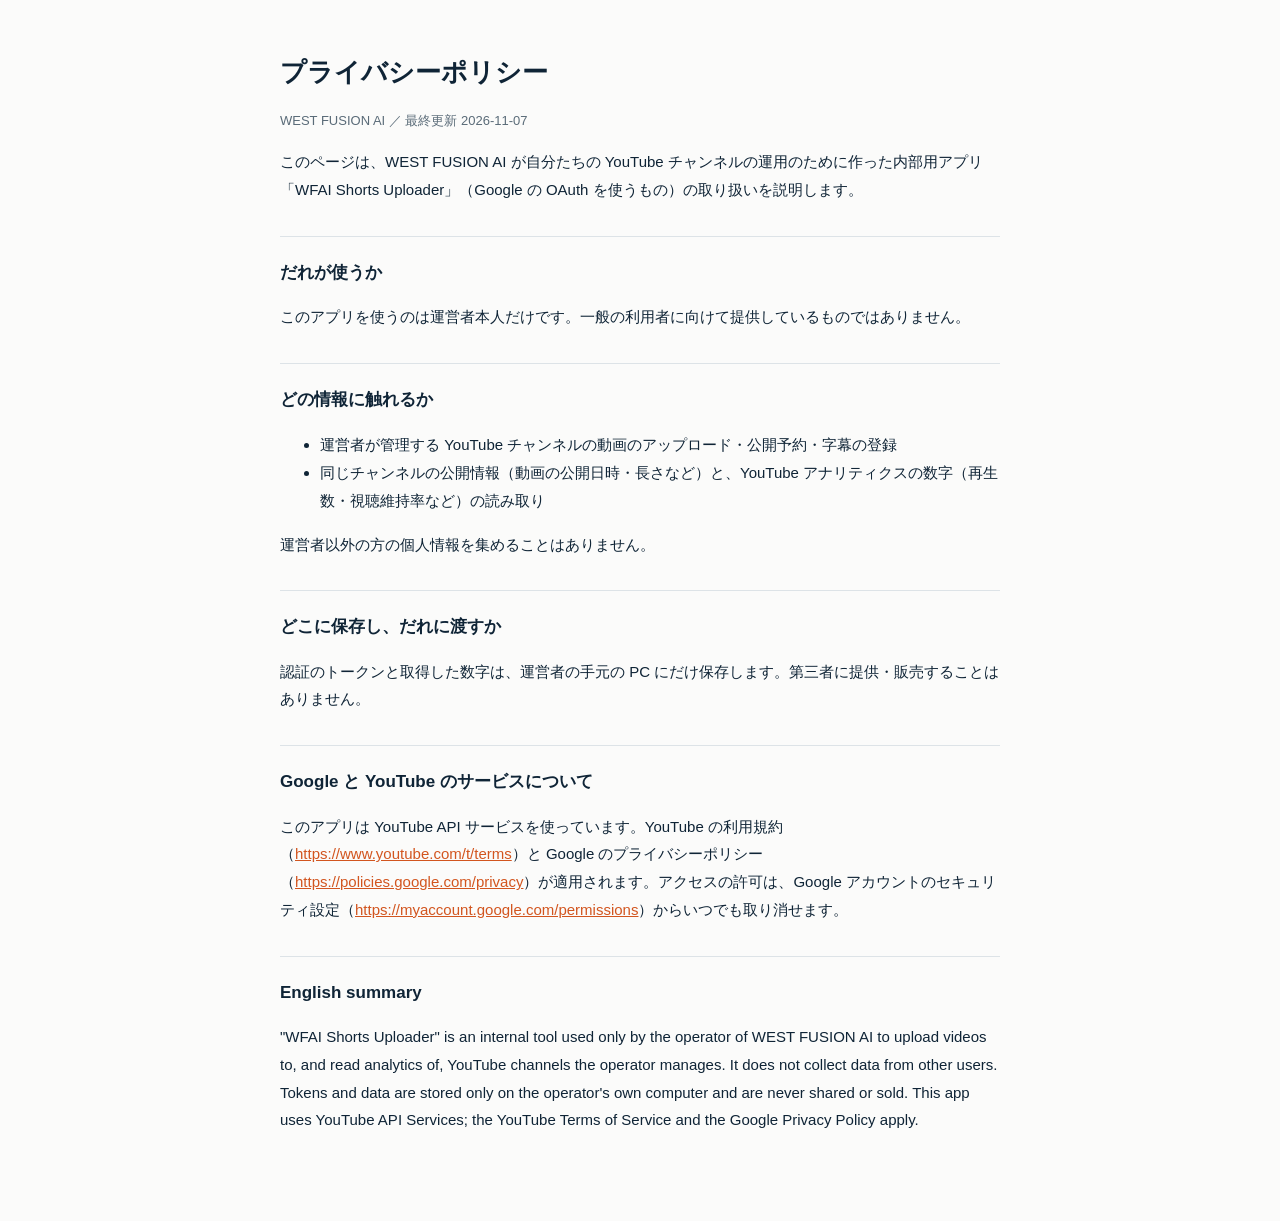
<file: privacy/index.html>
<!doctype html>
<html lang="ja">
<head>
<meta charset="utf-8">
<meta name="viewport" content="width=device-width, initial-scale=1">
<title>プライバシーポリシー — WEST FUSION AI</title>
<meta name="robots" content="noindex">
<style>
:root{--ink:#0F2436;--paper:#FBFBFA;--muted:#5A6B78;--rust:#D2551F;--rule:#DDE3E7}
body{margin:0;background:var(--paper);color:var(--ink);font-family:"Noto Sans JP","Hiragino Sans","Yu Gothic UI",sans-serif;line-height:1.85;padding:0 16px}
main{max-width:720px;margin:0 auto;padding:48px 0 72px}
h1{font-size:26px;margin:0 0 4px}
h2{font-size:17px;margin:32px 0 6px;border-top:1px solid var(--rule);padding-top:20px}
p,li{font-size:15px}
.meta{color:var(--muted);font-size:13px}
a{color:var(--rust)}
</style>
</head>
<body>
<main>
<h1>プライバシーポリシー</h1>
<p class="meta">WEST FUSION AI ／ 最終更新 2026-11-07</p>

<p>このページは、WEST FUSION AI が自分たちの YouTube チャンネルの運用のために作った内部用アプリ「WFAI Shorts Uploader」（Google の OAuth を使うもの）の取り扱いを説明します。</p>

<h2>だれが使うか</h2>
<p>このアプリを使うのは運営者本人だけです。一般の利用者に向けて提供しているものではありません。</p>

<h2>どの情報に触れるか</h2>
<ul>
<li>運営者が管理する YouTube チャンネルの動画のアップロード・公開予約・字幕の登録</li>
<li>同じチャンネルの公開情報（動画の公開日時・長さなど）と、YouTube アナリティクスの数字（再生数・視聴維持率など）の読み取り</li>
</ul>
<p>運営者以外の方の個人情報を集めることはありません。</p>

<h2>どこに保存し、だれに渡すか</h2>
<p>認証のトークンと取得した数字は、運営者の手元の PC にだけ保存します。第三者に提供・販売することはありません。</p>

<h2>Google と YouTube のサービスについて</h2>
<p>このアプリは YouTube API サービスを使っています。YouTube の利用規約（<a href="https://www.youtube.com/t/terms">https://www.youtube.com/t/terms</a>）と Google のプライバシーポリシー（<a href="https://policies.google.com/privacy">https://policies.google.com/privacy</a>）が適用されます。アクセスの許可は、Google アカウントのセキュリティ設定（<a href="https://myaccount.google.com/permissions">https://myaccount.google.com/permissions</a>）からいつでも取り消せます。</p>

<h2>English summary</h2>
<p>"WFAI Shorts Uploader" is an internal tool used only by the operator of WEST FUSION AI to upload videos to, and read analytics of, YouTube channels the operator manages. It does not collect data from other users. Tokens and data are stored only on the operator's own computer and are never shared or sold. This app uses YouTube API Services; the YouTube Terms of Service and the Google Privacy Policy apply.</p>
</main>
</body>
</html>
</file>
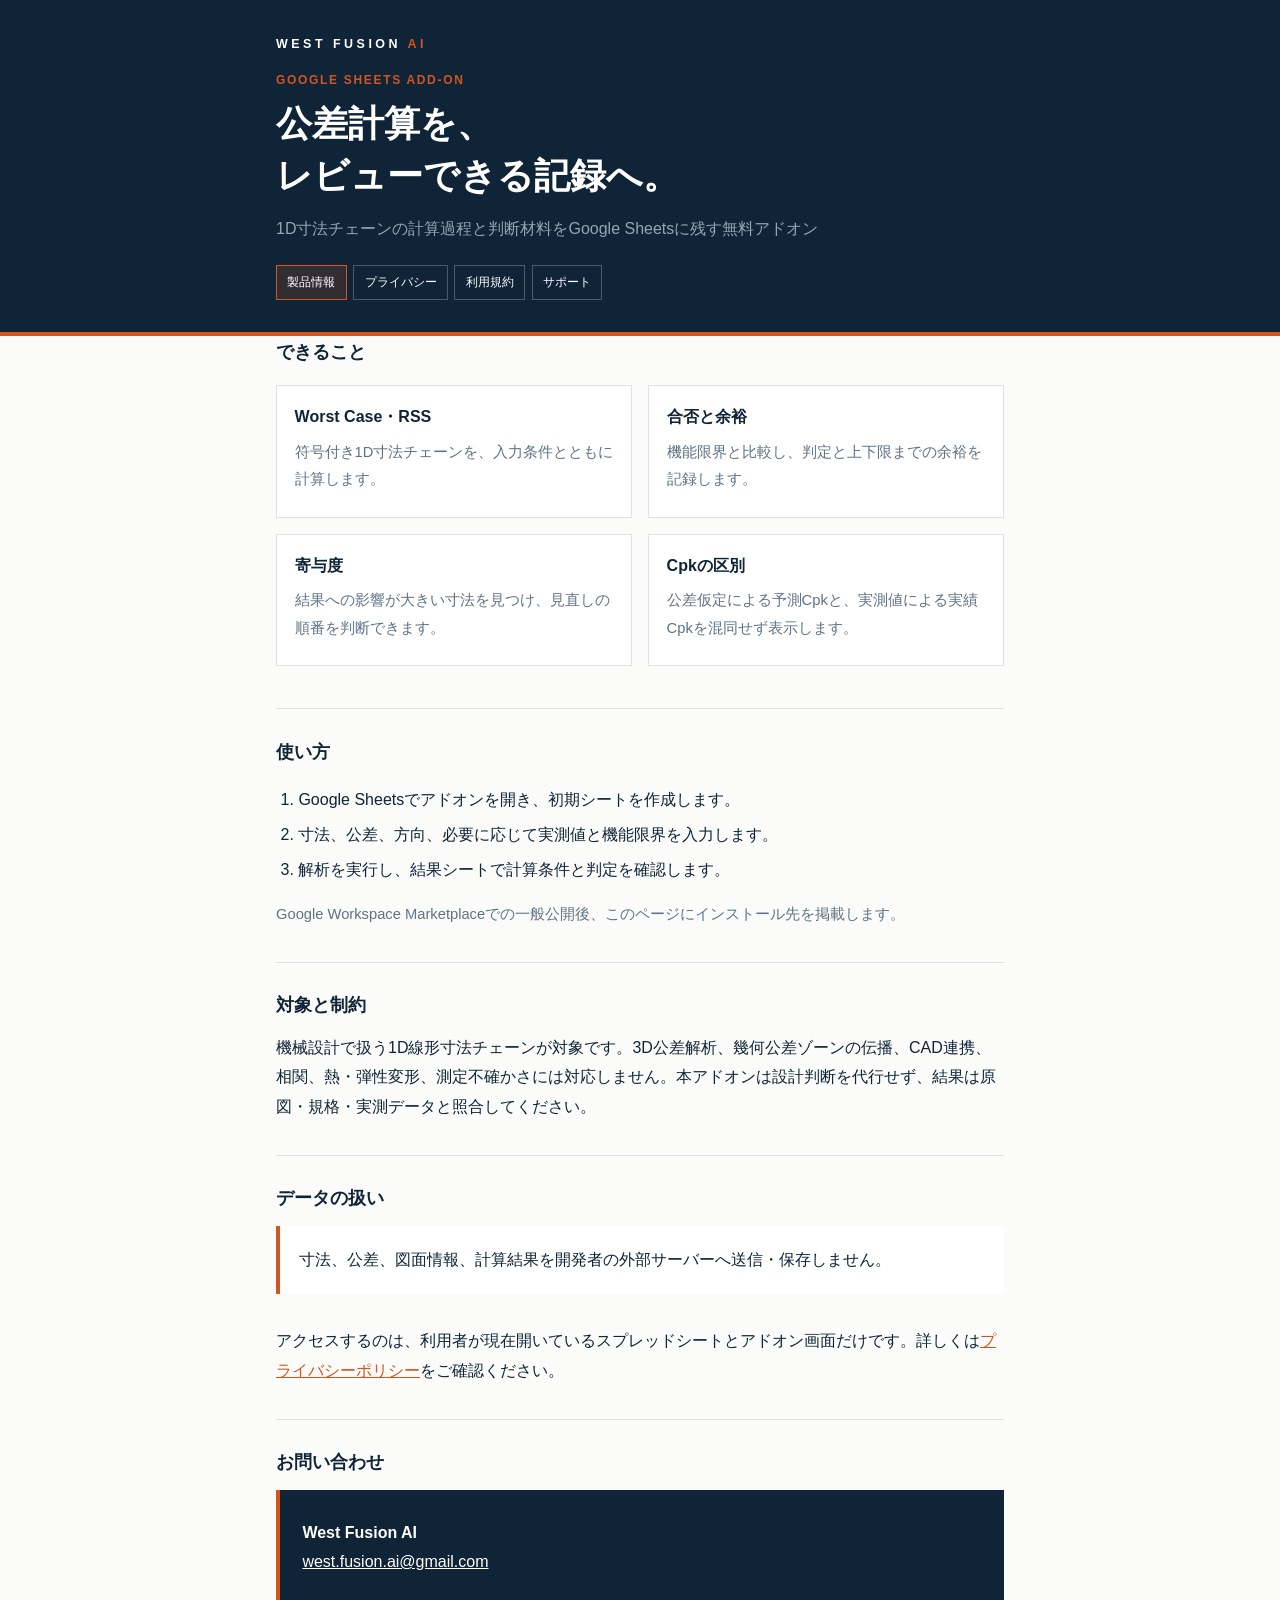
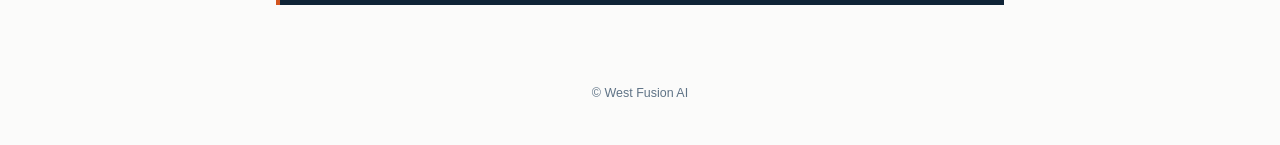
<file: tolerance-stack-review/index.html>
<!doctype html><html lang="ja"><head><meta charset="utf-8"><meta name="viewport" content="width=device-width,initial-scale=1"><meta name="description" content="公差スタックレビューは、1D寸法チェーンのWorst Case・RSS・寄与度をGoogle Sheetsで計算・記録する無料アドオンです。"><title>公差スタックレビュー｜West Fusion AI</title><link rel="stylesheet" href="assets/product.css"></head><body><header><div class="wrap"><p class="brand">WEST FUSION <span>AI</span></p><p class="eyebrow">GOOGLE SHEETS ADD-ON</p><h1>公差計算を、<br>レビューできる記録へ。</h1><p class="lede">1D寸法チェーンの計算過程と判断材料をGoogle Sheetsに残す無料アドオン</p><nav class="nav" aria-label="関連ページ"><a href="./" aria-current="true">製品情報</a><a href="privacy/">プライバシー</a><a href="terms/">利用規約</a><a href="support/">サポート</a></nav></div></header><main class="wrap"><section><h2>できること</h2><div class="grid"><div class="card"><h3>Worst Case・RSS</h3><p>符号付き1D寸法チェーンを、入力条件とともに計算します。</p></div><div class="card"><h3>合否と余裕</h3><p>機能限界と比較し、判定と上下限までの余裕を記録します。</p></div><div class="card"><h3>寄与度</h3><p>結果への影響が大きい寸法を見つけ、見直しの順番を判断できます。</p></div><div class="card"><h3>Cpkの区別</h3><p>公差仮定による予測Cpkと、実測値による実績Cpkを混同せず表示します。</p></div></div></section><section><h2>使い方</h2><ol><li>Google Sheetsでアドオンを開き、初期シートを作成します。</li><li>寸法、公差、方向、必要に応じて実測値と機能限界を入力します。</li><li>解析を実行し、結果シートで計算条件と判定を確認します。</li></ol><p class="small">Google Workspace Marketplaceでの一般公開後、このページにインストール先を掲載します。</p></section><section><h2>対象と制約</h2><p>機械設計で扱う1D線形寸法チェーンが対象です。3D公差解析、幾何公差ゾーンの伝播、CAD連携、相関、熱・弾性変形、測定不確かさには対応しません。本アドオンは設計判断を代行せず、結果は原図・規格・実測データと照合してください。</p></section><section><h2>データの扱い</h2><div class="notice"><p>寸法、公差、図面情報、計算結果を開発者の外部サーバーへ送信・保存しません。</p></div><p>アクセスするのは、利用者が現在開いているスプレッドシートとアドオン画面だけです。詳しくは<a href="privacy/">プライバシーポリシー</a>をご確認ください。</p></section><section><h2>お問い合わせ</h2><div class="contact"><p><b>West Fusion AI</b><br><a href="mailto:west.fusion.ai@gmail.com?subject=%E5%85%AC%E5%B7%AE%E3%82%B9%E3%82%BF%E3%83%83%E3%82%AF%E3%83%AC%E3%83%93%E3%83%A5%E3%83%BC%20%E3%81%8A%E5%95%8F%E3%81%84%E5%90%88%E3%82%8F%E3%81%9B">west.fusion.ai@gmail.com</a></p></div></section></main><footer><div class="wrap">© West Fusion AI</div></footer></body></html>
</file>
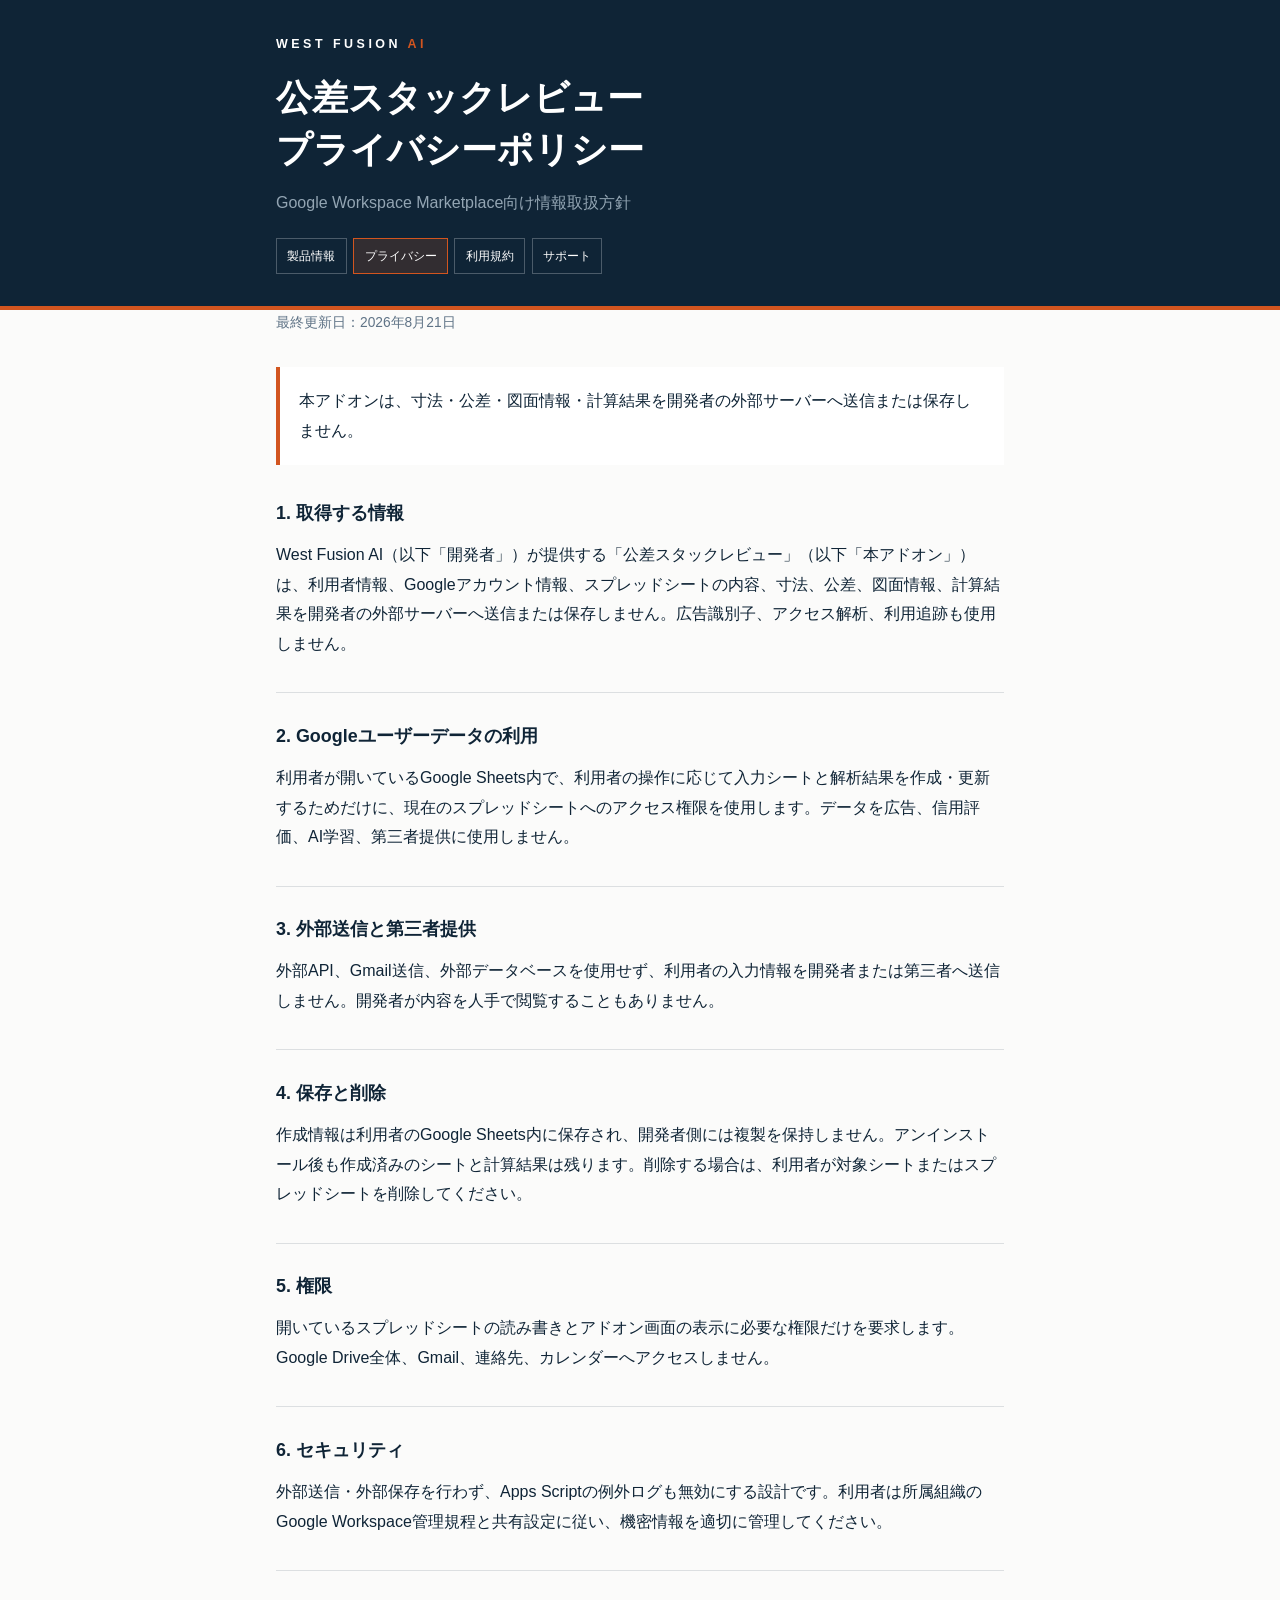
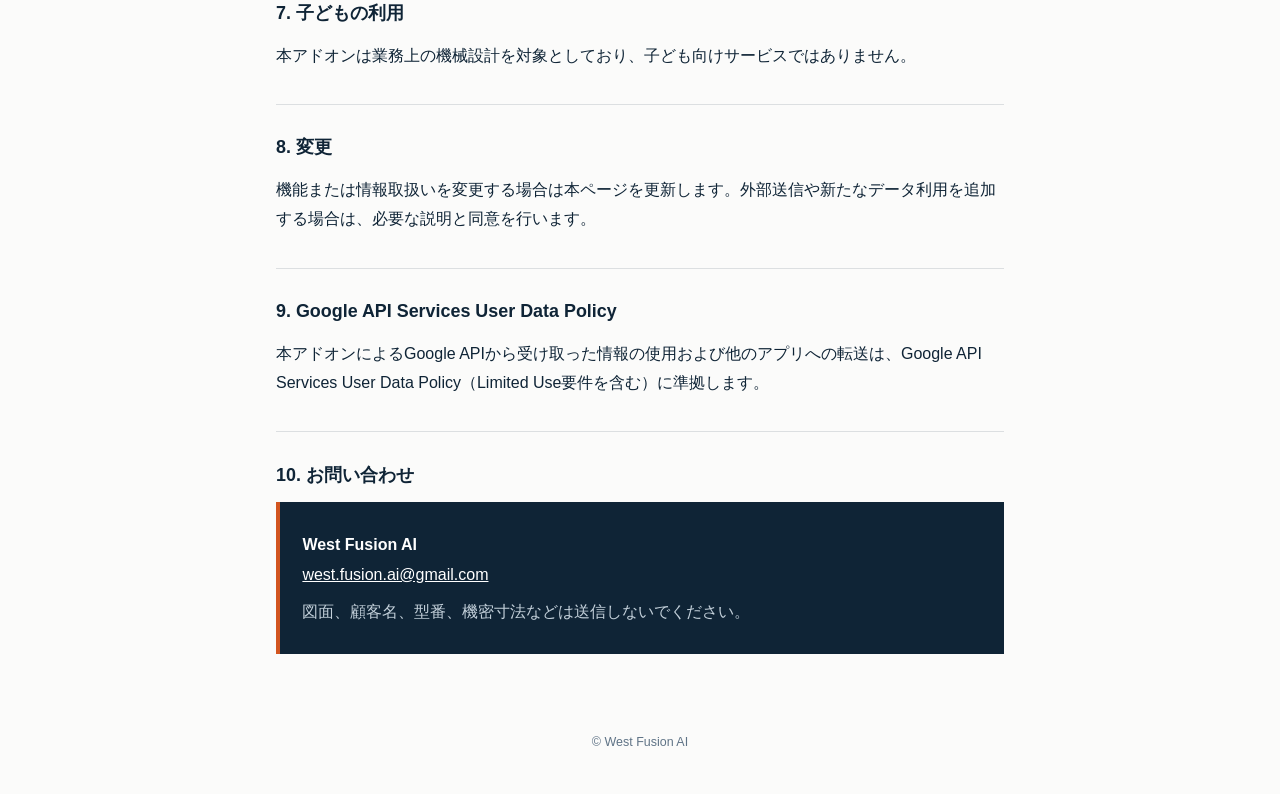
<file: tolerance-stack-review/privacy/index.html>
<!doctype html><html lang="ja"><head><meta charset="utf-8"><meta name="viewport" content="width=device-width,initial-scale=1"><meta name="description" content="公差スタックレビューのプライバシーポリシー"><title>プライバシーポリシー｜公差スタックレビュー</title><link rel="stylesheet" href="../assets/legal.css"></head><body><header><div class="wrap"><p class="brand">WEST FUSION <span>AI</span></p><h1>公差スタックレビュー<br>プライバシーポリシー</h1><p class="lede">Google Workspace Marketplace向け情報取扱方針</p><nav class="nav" aria-label="関連ページ"><a href="../">製品情報</a><a href="../privacy/" aria-current="true">プライバシー</a><a href="../terms/">利用規約</a><a href="../support/">サポート</a></nav></div></header><main class="wrap"><p class="meta">最終更新日：2026年8月21日</p><div class="notice"><p>本アドオンは、寸法・公差・図面情報・計算結果を開発者の外部サーバーへ送信または保存しません。</p></div><section><h2>1. 取得する情報</h2><p>West Fusion AI（以下「開発者」）が提供する「公差スタックレビュー」（以下「本アドオン」）は、利用者情報、Googleアカウント情報、スプレッドシートの内容、寸法、公差、図面情報、計算結果を開発者の外部サーバーへ送信または保存しません。広告識別子、アクセス解析、利用追跡も使用しません。</p></section><section><h2>2. Googleユーザーデータの利用</h2><p>利用者が開いているGoogle Sheets内で、利用者の操作に応じて入力シートと解析結果を作成・更新するためだけに、現在のスプレッドシートへのアクセス権限を使用します。データを広告、信用評価、AI学習、第三者提供に使用しません。</p></section><section><h2>3. 外部送信と第三者提供</h2><p>外部API、Gmail送信、外部データベースを使用せず、利用者の入力情報を開発者または第三者へ送信しません。開発者が内容を人手で閲覧することもありません。</p></section><section><h2>4. 保存と削除</h2><p>作成情報は利用者のGoogle Sheets内に保存され、開発者側には複製を保持しません。アンインストール後も作成済みのシートと計算結果は残ります。削除する場合は、利用者が対象シートまたはスプレッドシートを削除してください。</p></section><section><h2>5. 権限</h2><p>開いているスプレッドシートの読み書きとアドオン画面の表示に必要な権限だけを要求します。Google Drive全体、Gmail、連絡先、カレンダーへアクセスしません。</p></section><section><h2>6. セキュリティ</h2><p>外部送信・外部保存を行わず、Apps Scriptの例外ログも無効にする設計です。利用者は所属組織のGoogle Workspace管理規程と共有設定に従い、機密情報を適切に管理してください。</p></section><section><h2>7. 子どもの利用</h2><p>本アドオンは業務上の機械設計を対象としており、子ども向けサービスではありません。</p></section><section><h2>8. 変更</h2><p>機能または情報取扱いを変更する場合は本ページを更新します。外部送信や新たなデータ利用を追加する場合は、必要な説明と同意を行います。</p></section><section><h2>9. Google API Services User Data Policy</h2><p>本アドオンによるGoogle APIから受け取った情報の使用および他のアプリへの転送は、Google API Services User Data Policy（Limited Use要件を含む）に準拠します。</p></section><section><h2>10. お問い合わせ</h2><div class="contact"><p><b>West Fusion AI</b><br><a href="mailto:west.fusion.ai@gmail.com">west.fusion.ai@gmail.com</a></p><p>図面、顧客名、型番、機密寸法などは送信しないでください。</p></div></section></main><footer><div class="wrap">© West Fusion AI</div></footer></body></html>
</file>
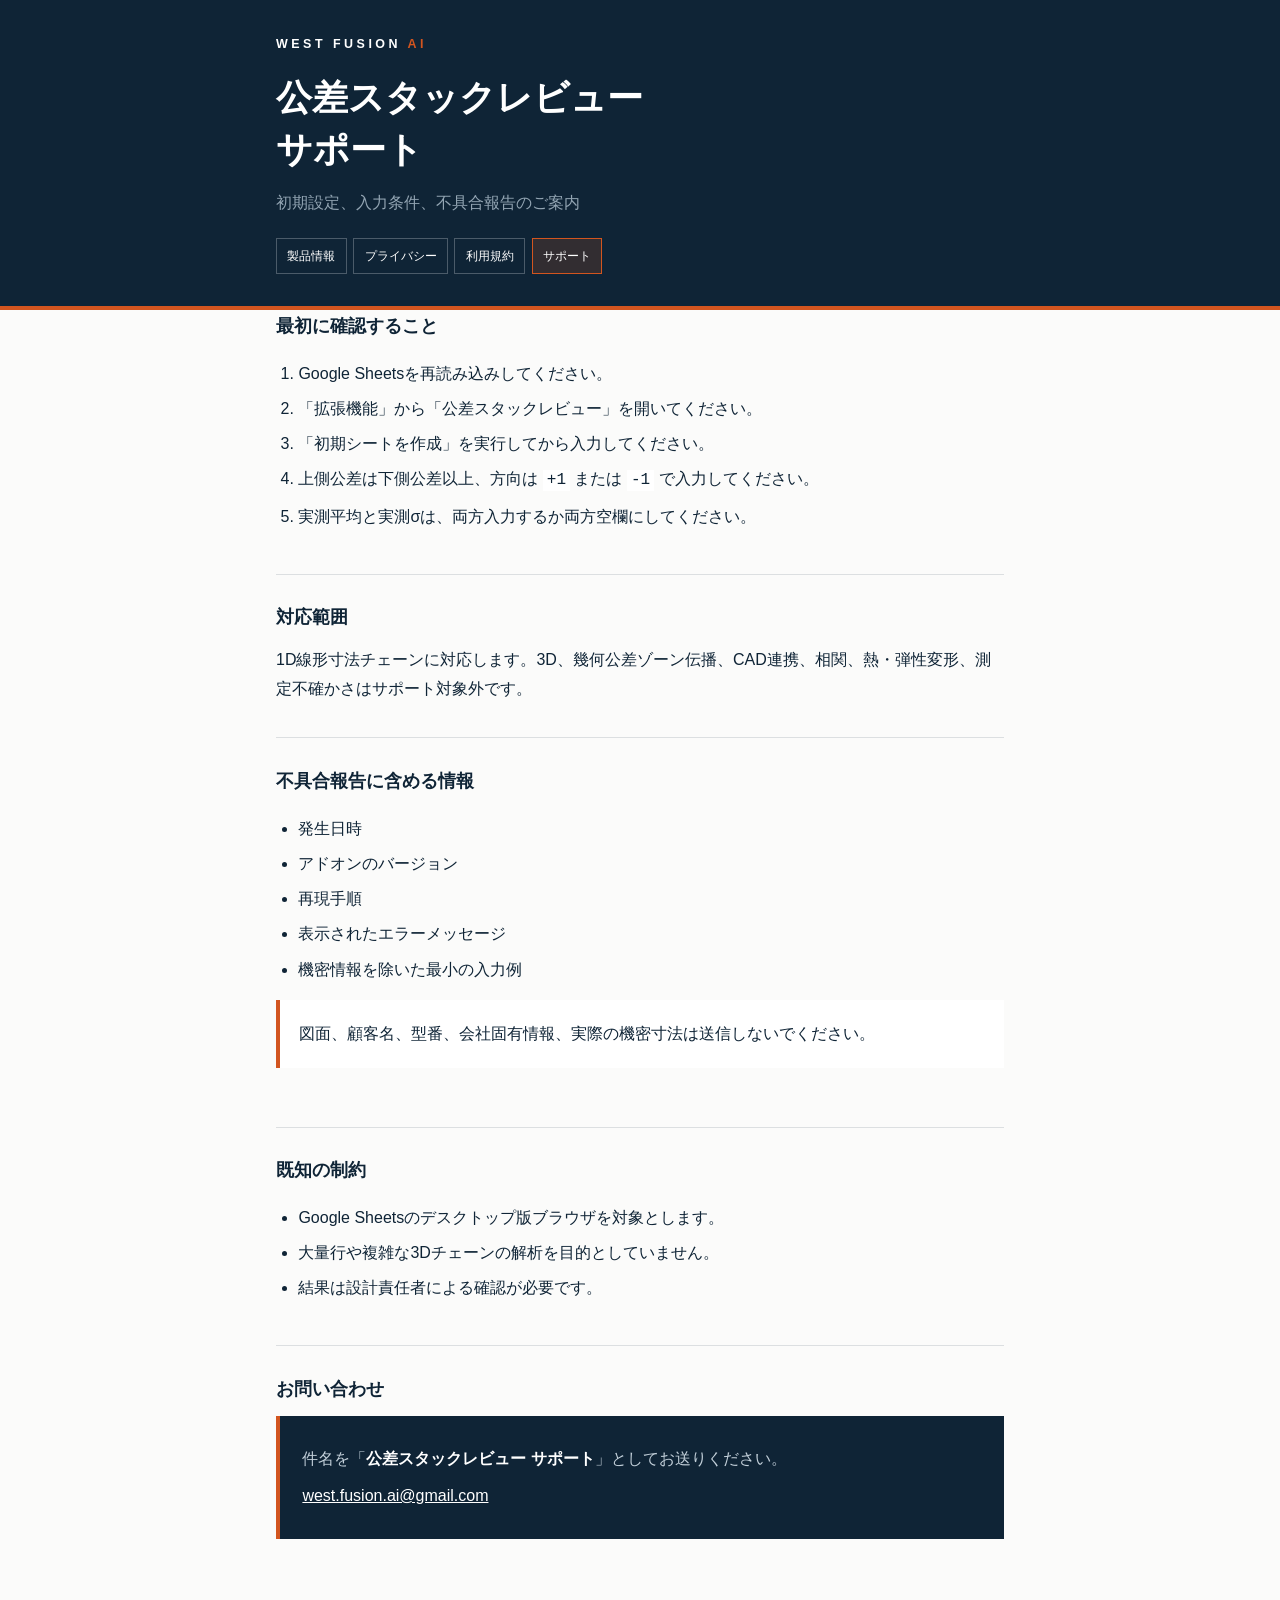
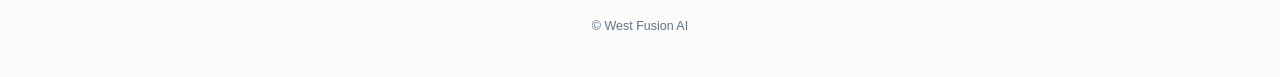
<file: tolerance-stack-review/support/index.html>
<!doctype html><html lang="ja"><head><meta charset="utf-8"><meta name="viewport" content="width=device-width,initial-scale=1"><meta name="description" content="公差スタックレビューのサポート"><title>サポート｜公差スタックレビュー</title><link rel="stylesheet" href="../assets/legal.css"></head><body><header><div class="wrap"><p class="brand">WEST FUSION <span>AI</span></p><h1>公差スタックレビュー<br>サポート</h1><p class="lede">初期設定、入力条件、不具合報告のご案内</p><nav class="nav" aria-label="関連ページ"><a href="../">製品情報</a><a href="../privacy/">プライバシー</a><a href="../terms/">利用規約</a><a href="../support/" aria-current="true">サポート</a></nav></div></header><main class="wrap"><section><h2>最初に確認すること</h2><ol><li>Google Sheetsを再読み込みしてください。</li><li>「拡張機能」から「公差スタックレビュー」を開いてください。</li><li>「初期シートを作成」を実行してから入力してください。</li><li>上側公差は下側公差以上、方向は <code>+1</code> または <code>-1</code> で入力してください。</li><li>実測平均と実測σは、両方入力するか両方空欄にしてください。</li></ol></section><section><h2>対応範囲</h2><p>1D線形寸法チェーンに対応します。3D、幾何公差ゾーン伝播、CAD連携、相関、熱・弾性変形、測定不確かさはサポート対象外です。</p></section><section><h2>不具合報告に含める情報</h2><ul><li>発生日時</li><li>アドオンのバージョン</li><li>再現手順</li><li>表示されたエラーメッセージ</li><li>機密情報を除いた最小の入力例</li></ul><div class="notice"><p>図面、顧客名、型番、会社固有情報、実際の機密寸法は送信しないでください。</p></div></section><section><h2>既知の制約</h2><ul><li>Google Sheetsのデスクトップ版ブラウザを対象とします。</li><li>大量行や複雑な3Dチェーンの解析を目的としていません。</li><li>結果は設計責任者による確認が必要です。</li></ul></section><section><h2>お問い合わせ</h2><div class="contact"><p>件名を「<b>公差スタックレビュー サポート</b>」としてお送りください。</p><p><a href="mailto:west.fusion.ai@gmail.com?subject=%E5%85%AC%E5%B7%AE%E3%82%B9%E3%82%BF%E3%83%83%E3%82%AF%E3%83%AC%E3%83%93%E3%83%A5%E3%83%BC%20%E3%82%B5%E3%83%9D%E3%83%BC%E3%83%88">west.fusion.ai@gmail.com</a></p></div></section></main><footer><div class="wrap">© West Fusion AI</div></footer></body></html>
</file>
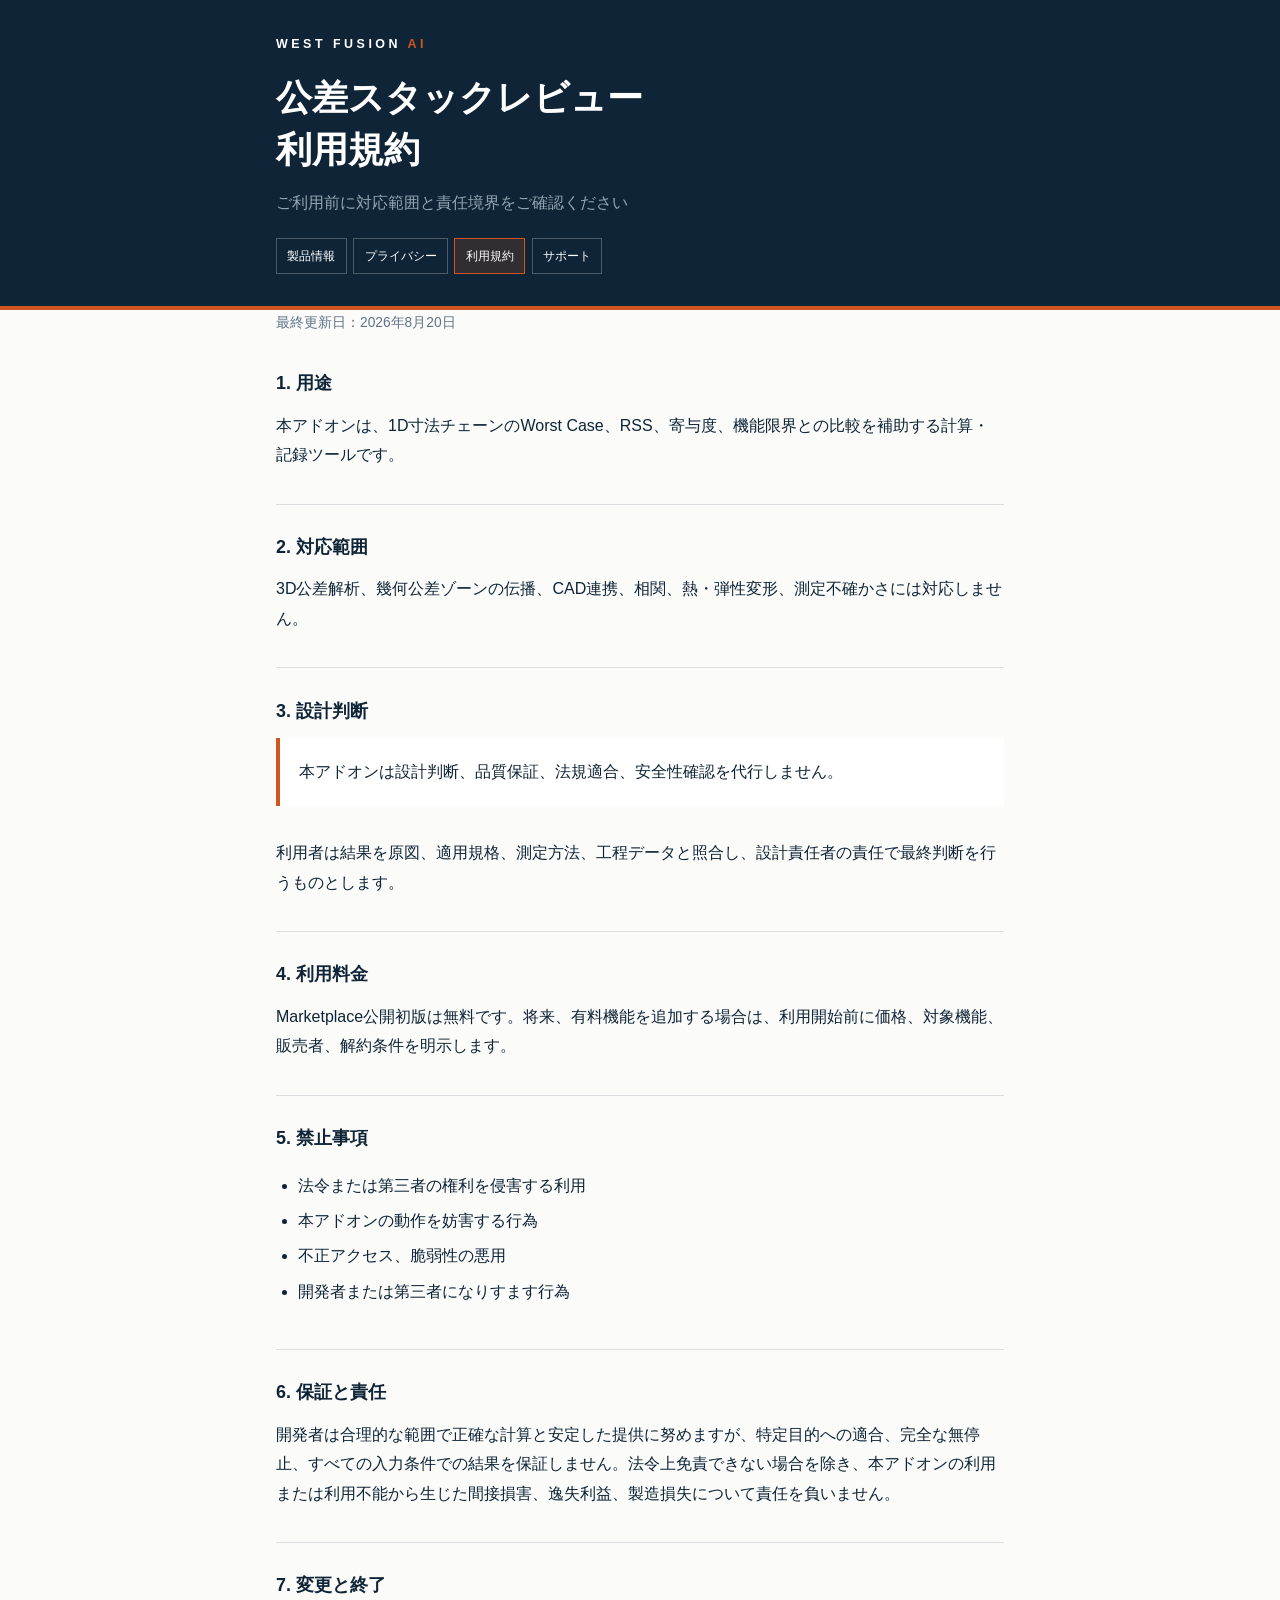
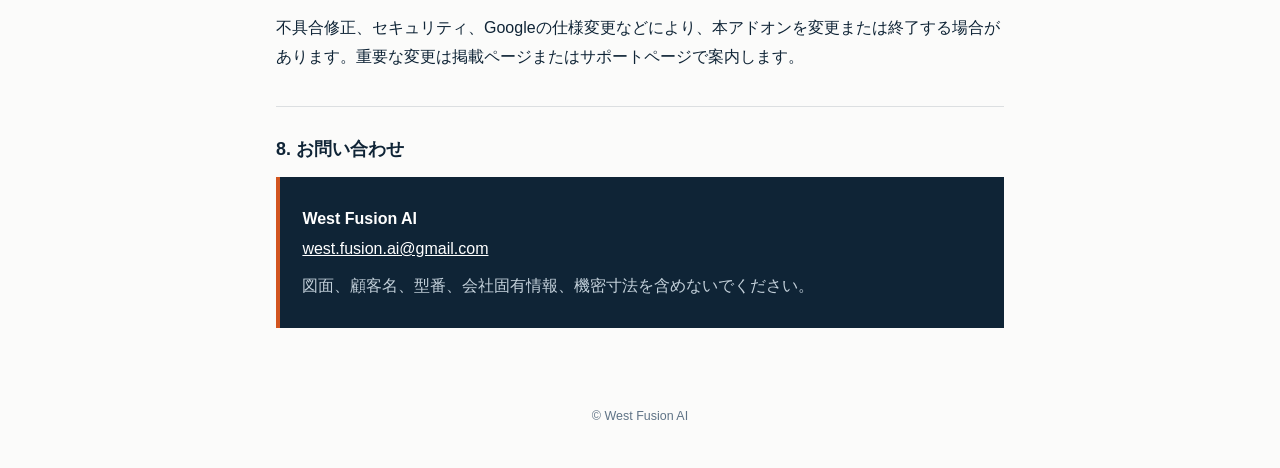
<file: tolerance-stack-review/terms/index.html>
<!doctype html><html lang="ja"><head><meta charset="utf-8"><meta name="viewport" content="width=device-width,initial-scale=1"><meta name="description" content="公差スタックレビューの利用規約"><title>利用規約｜公差スタックレビュー</title><link rel="stylesheet" href="../assets/legal.css"></head><body><header><div class="wrap"><p class="brand">WEST FUSION <span>AI</span></p><h1>公差スタックレビュー<br>利用規約</h1><p class="lede">ご利用前に対応範囲と責任境界をご確認ください</p><nav class="nav" aria-label="関連ページ"><a href="../">製品情報</a><a href="../privacy/">プライバシー</a><a href="../terms/" aria-current="true">利用規約</a><a href="../support/">サポート</a></nav></div></header><main class="wrap"><p class="meta">最終更新日：2026年8月20日</p><section><h2>1. 用途</h2><p>本アドオンは、1D寸法チェーンのWorst Case、RSS、寄与度、機能限界との比較を補助する計算・記録ツールです。</p></section><section><h2>2. 対応範囲</h2><p>3D公差解析、幾何公差ゾーンの伝播、CAD連携、相関、熱・弾性変形、測定不確かさには対応しません。</p></section><section><h2>3. 設計判断</h2><div class="notice"><p>本アドオンは設計判断、品質保証、法規適合、安全性確認を代行しません。</p></div><p>利用者は結果を原図、適用規格、測定方法、工程データと照合し、設計責任者の責任で最終判断を行うものとします。</p></section><section><h2>4. 利用料金</h2><p>Marketplace公開初版は無料です。将来、有料機能を追加する場合は、利用開始前に価格、対象機能、販売者、解約条件を明示します。</p></section><section><h2>5. 禁止事項</h2><ul><li>法令または第三者の権利を侵害する利用</li><li>本アドオンの動作を妨害する行為</li><li>不正アクセス、脆弱性の悪用</li><li>開発者または第三者になりすます行為</li></ul></section><section><h2>6. 保証と責任</h2><p>開発者は合理的な範囲で正確な計算と安定した提供に努めますが、特定目的への適合、完全な無停止、すべての入力条件での結果を保証しません。法令上免責できない場合を除き、本アドオンの利用または利用不能から生じた間接損害、逸失利益、製造損失について責任を負いません。</p></section><section><h2>7. 変更と終了</h2><p>不具合修正、セキュリティ、Googleの仕様変更などにより、本アドオンを変更または終了する場合があります。重要な変更は掲載ページまたはサポートページで案内します。</p></section><section><h2>8. お問い合わせ</h2><div class="contact"><p><b>West Fusion AI</b><br><a href="mailto:west.fusion.ai@gmail.com">west.fusion.ai@gmail.com</a></p><p>図面、顧客名、型番、会社固有情報、機密寸法を含めないでください。</p></div></section></main><footer><div class="wrap">© West Fusion AI</div></footer></body></html>
</file>
<file: tolerance-stack-review/assets/product.css>
@import url("legal.css");
.eyebrow{margin:0 0 .6rem;color:var(--rust);font:700 .75rem/1.4 var(--en);letter-spacing:.14em}.grid{display:grid;grid-template-columns:repeat(2,minmax(0,1fr));gap:1rem;margin:1rem 0}.card{background:var(--card);border:1px solid var(--rule);padding:1rem 1.1rem}.card h3{margin:0 0 .35rem;font-size:1rem}.card p,.small{color:var(--steel);font-size:.92rem}@media(max-width:40rem){.grid{grid-template-columns:1fr}}
</file>
<file: tolerance-stack-review/assets/legal.css>
:root{--band:#0f2436;--paper:#fbfbfa;--card:#fff;--ink:#0f2436;--rust:#d2551f;--steel:#5f7386;--rule:rgba(15,36,54,.13);--jp:"Yu Gothic","游ゴシック体",YuGothic,"Hiragino Kaku Gothic ProN","Noto Sans JP",Meiryo,sans-serif;--en:"Helvetica Neue",Arial,"Segoe UI",sans-serif}
@media(prefers-color-scheme:dark){:root{--paper:#101820;--card:#18222c;--ink:#e6ecf1;--steel:#a8b7c4;--rule:rgba(255,255,255,.13)}}
*{box-sizing:border-box}body{margin:0;background:var(--paper);color:var(--ink);font-family:var(--jp);line-height:1.85;-webkit-font-smoothing:antialiased}.wrap{max-width:48rem;margin:auto;padding:0 1.25rem}header{background:var(--band);color:#c3d0da;border-bottom:4px solid var(--rust);padding:2.4rem 0 2rem}.brand{margin:0 0 1.3rem;font:700 .78rem/1 var(--en);letter-spacing:.28em;color:#fff}.brand span{color:var(--rust)}h1{margin:0;color:#fff;font-size:clamp(1.55rem,5vw,2.25rem);line-height:1.45}.lede{margin:.75rem 0 0;color:#93a5b3}.nav{display:flex;flex-wrap:wrap;gap:.4rem;margin-top:1.3rem}.nav a{color:#fff;text-decoration:none;border:1px solid rgba(255,255,255,.25);padding:.32rem .65rem;font-size:.78rem}.nav a[aria-current=true]{border-color:var(--rust);background:rgba(210,85,31,.18)}main{padding:2.5rem 0 3.5rem}.meta{color:var(--steel);font-size:.86rem;margin:0 0 2rem}.notice{background:var(--card);border-left:4px solid var(--rust);padding:1rem 1.2rem;margin:0 0 2rem}.notice p{margin:.2rem 0}section{padding:0 0 1.65rem;margin:0 0 1.65rem;border-bottom:1px solid var(--rule)}section:last-of-type{border:0}h2{font-size:1.12rem;margin:0 0 .65rem}p{margin:.45rem 0}ul,ol{padding-left:1.4rem}li+li{margin-top:.35rem}a{color:var(--rust);overflow-wrap:anywhere}.contact{background:var(--band);color:#c3d0da;padding:1.3rem 1.4rem;border-left:4px solid var(--rust)}.contact b{color:#fff}.contact a{color:#fff}code{font-family:Consolas,monospace;background:var(--card);padding:.08rem .25rem}footer{padding:1.5rem 0 2.5rem;color:var(--steel);font-size:.78rem;text-align:center}@media(max-width:32rem){header{padding-top:1.8rem}.nav{flex-direction:column}.nav a{text-align:center}}
</file>
